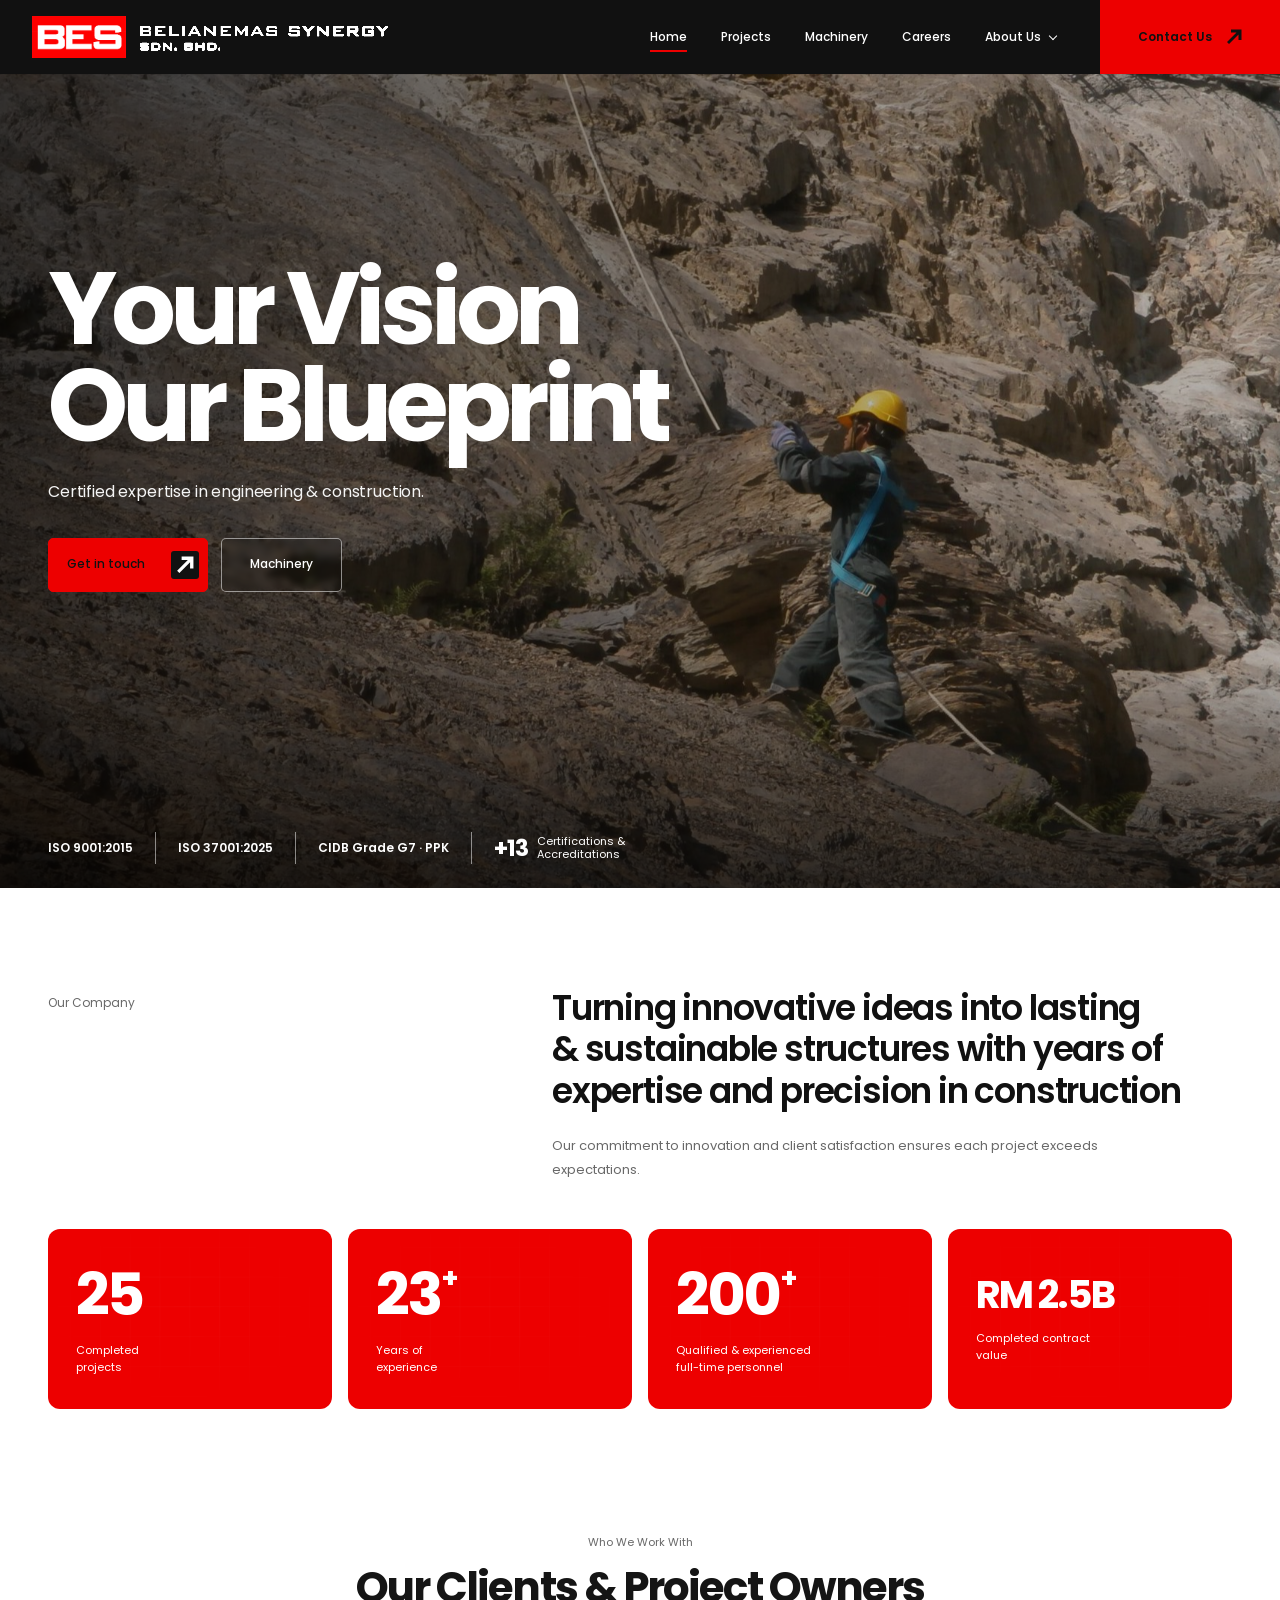
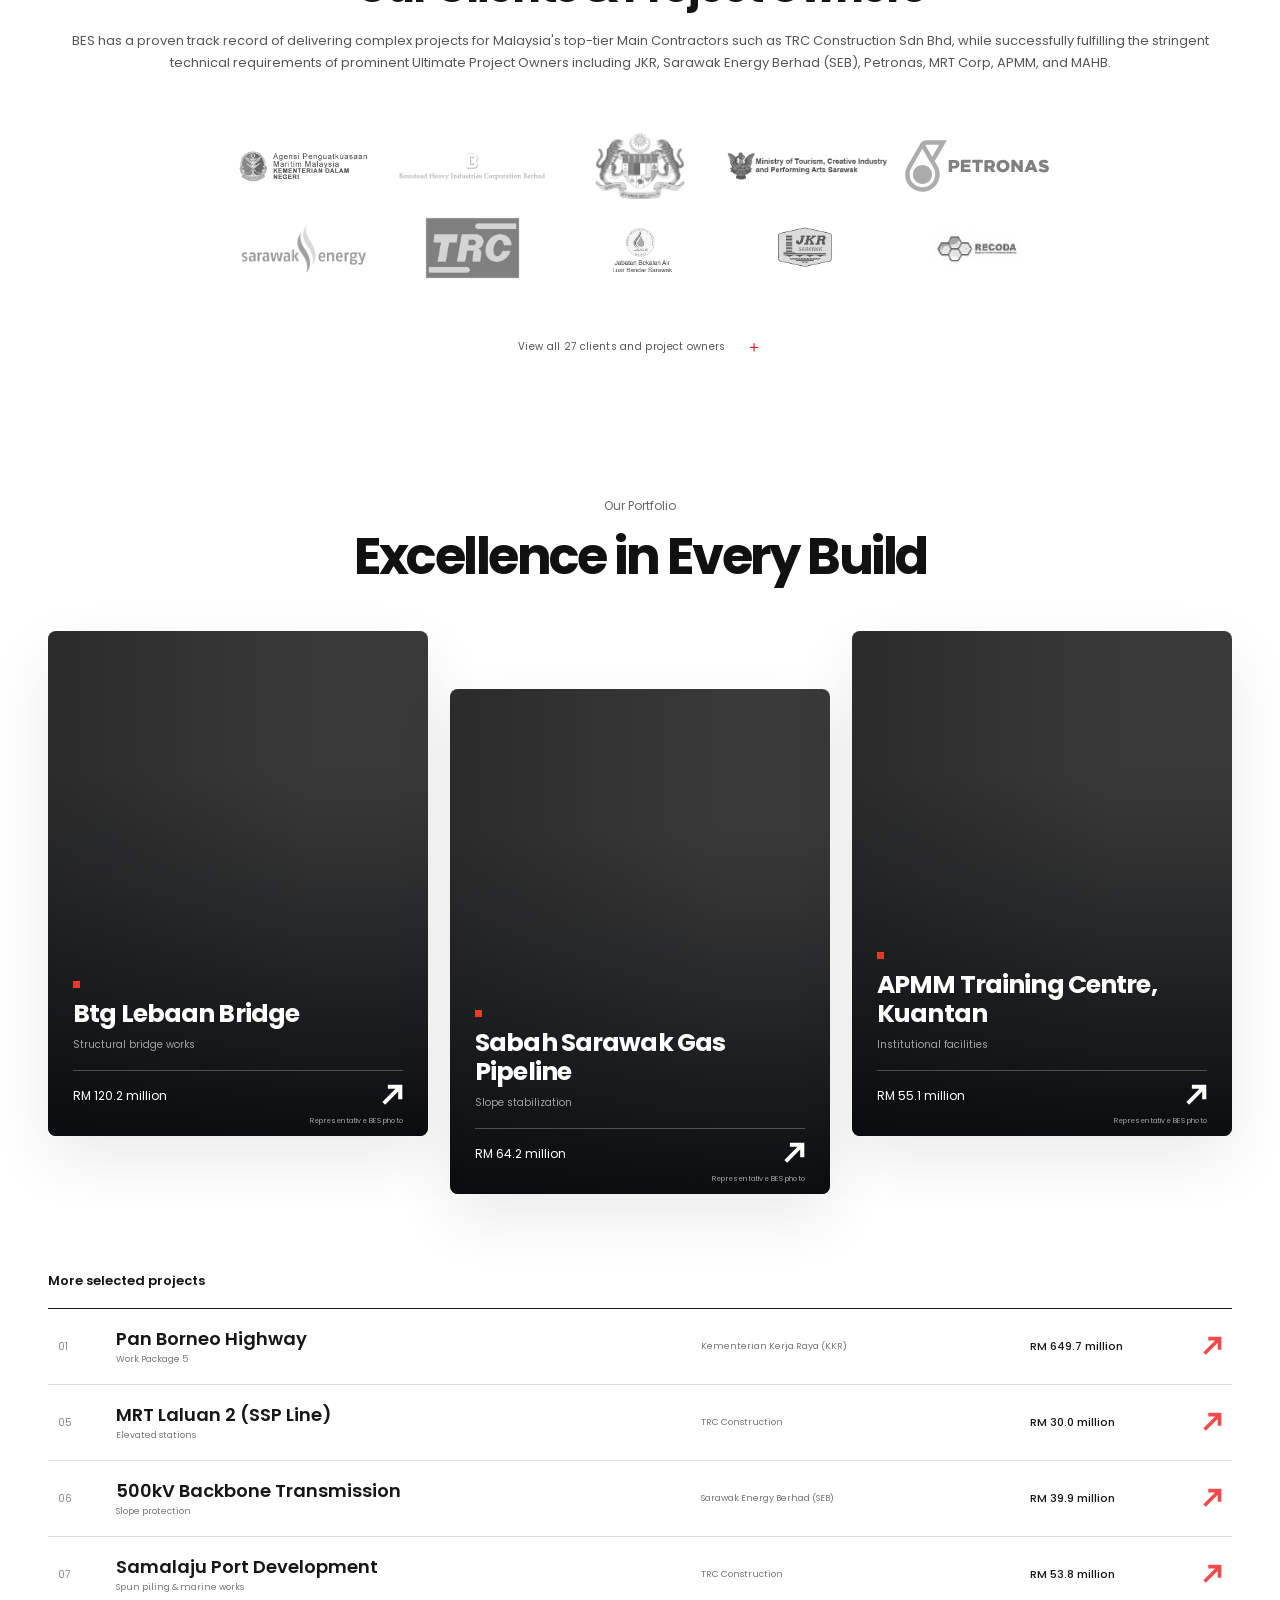
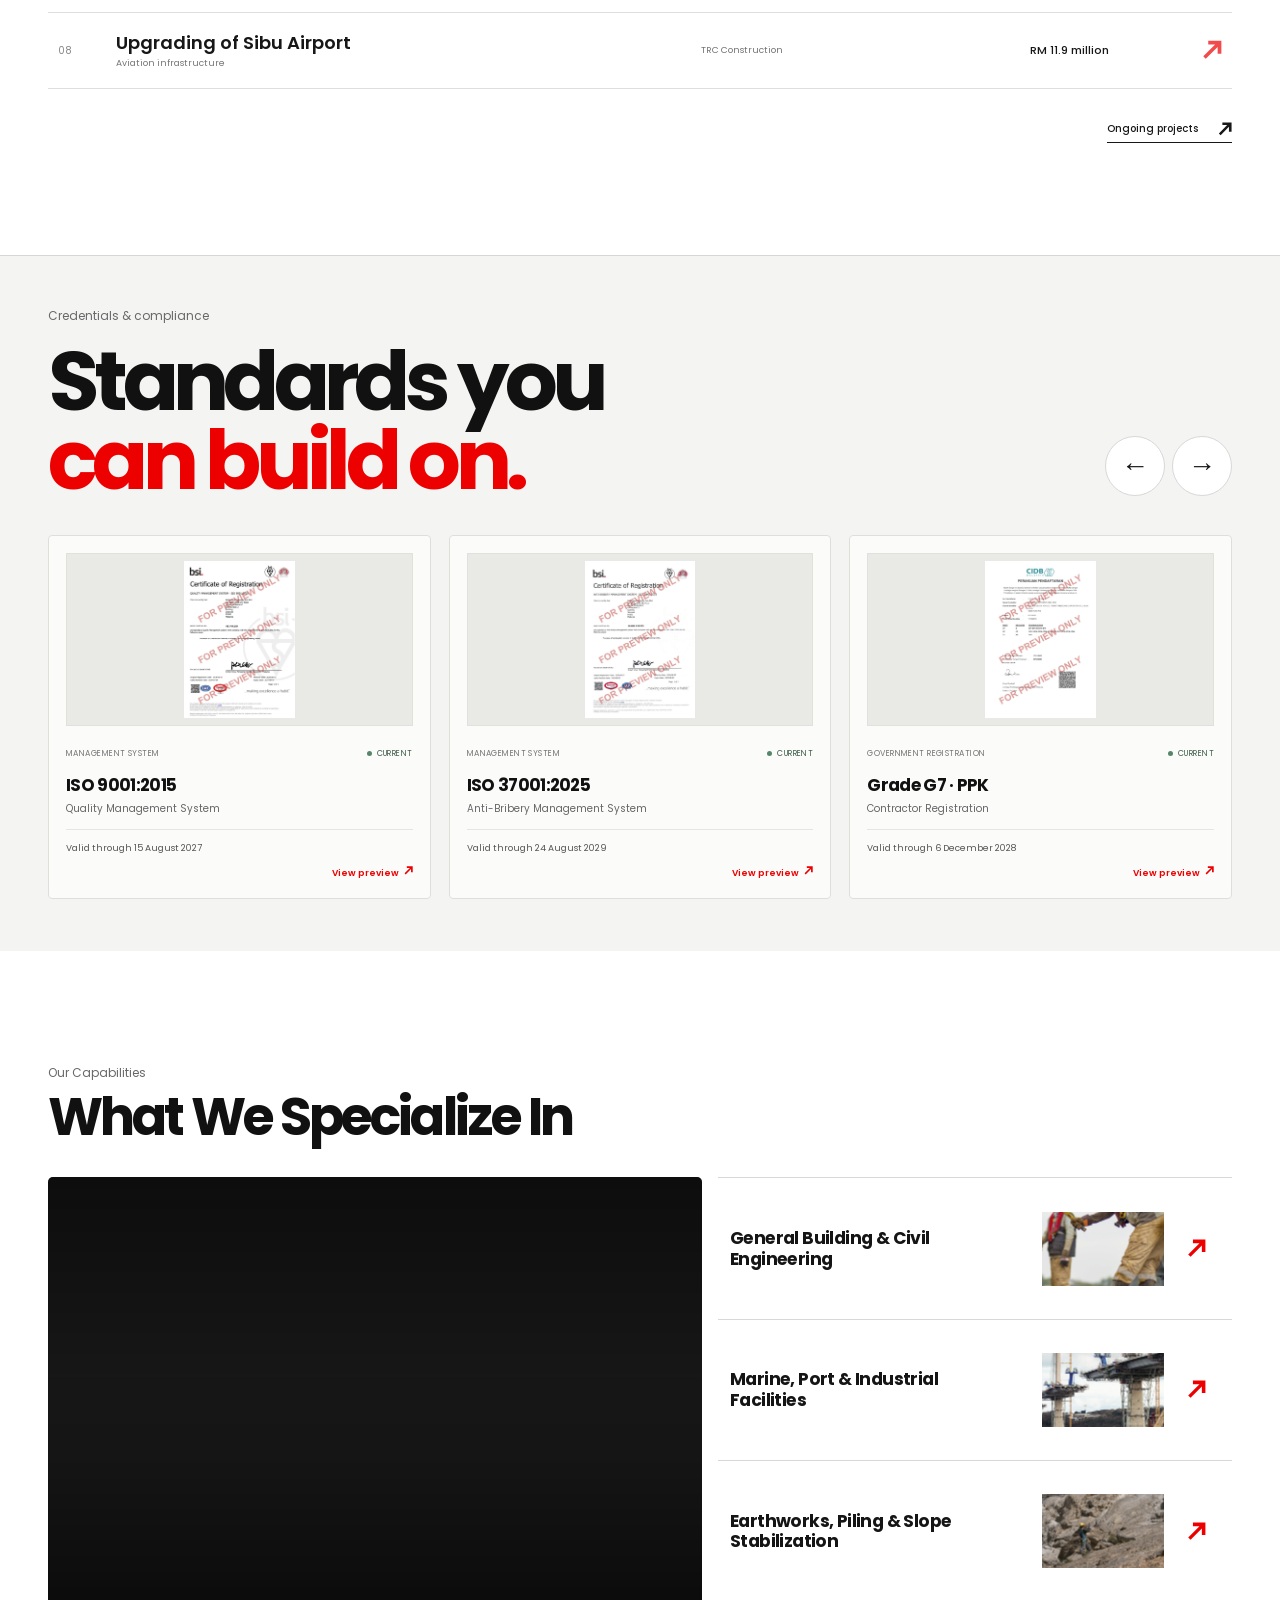
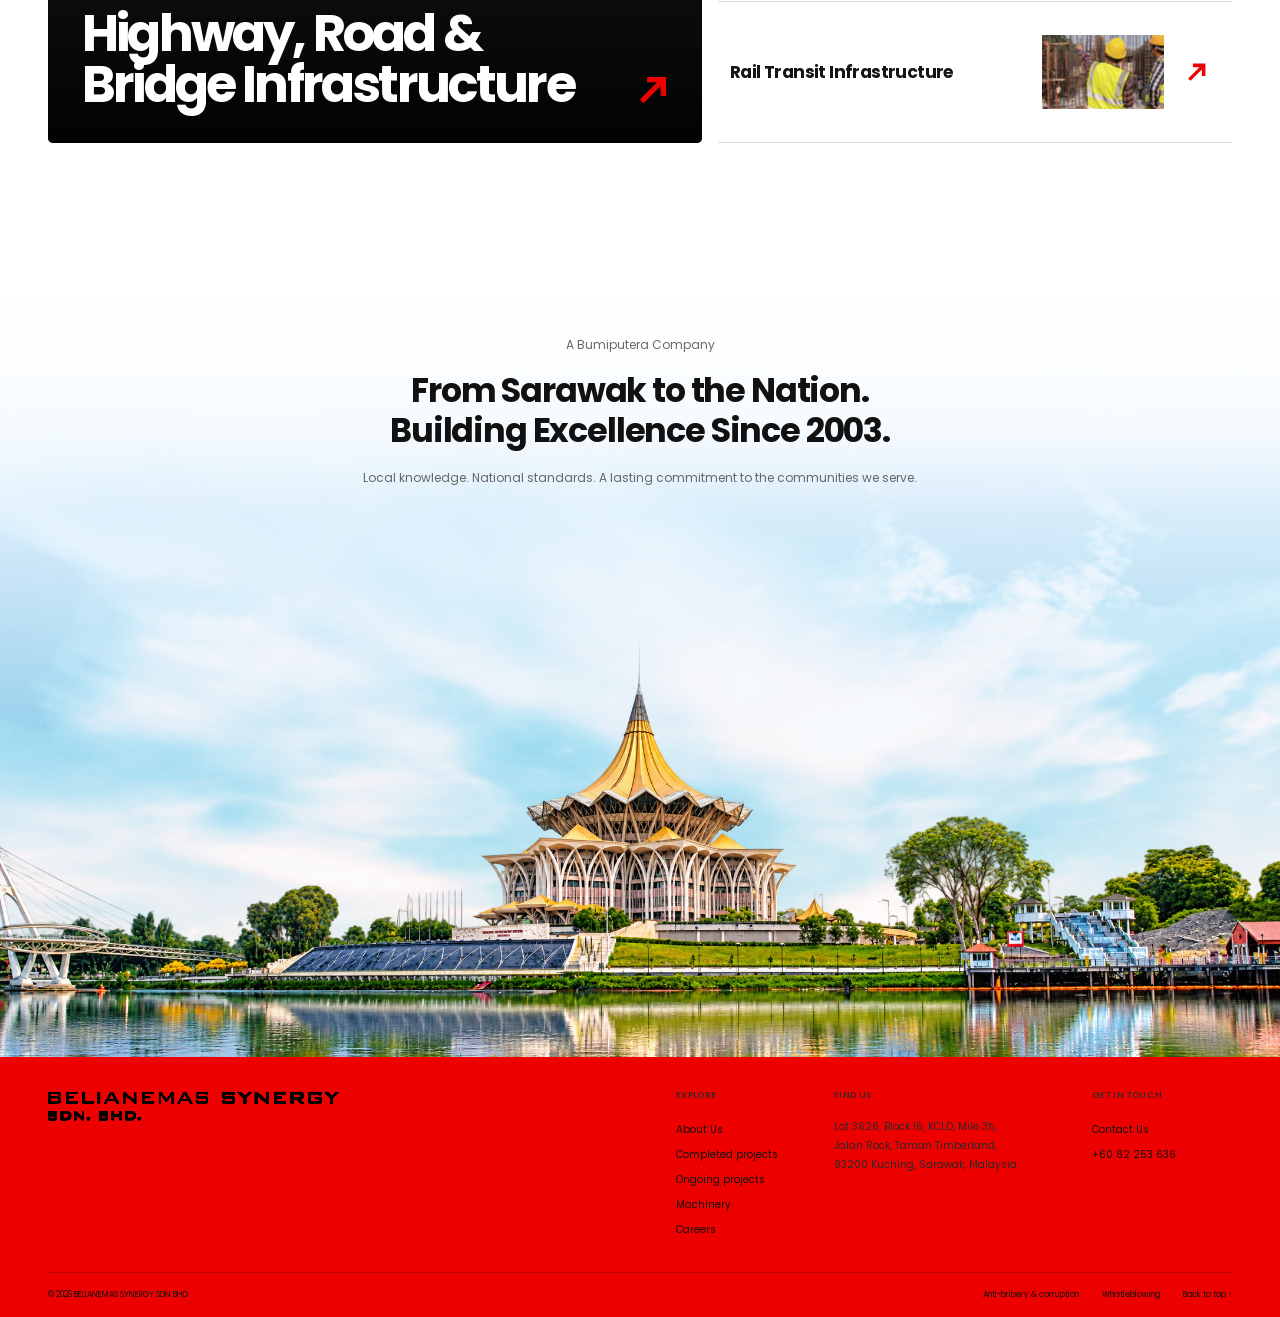
<file: index.html>
<!doctype html>
<html lang="en">
<head>
  <meta charset="utf-8">
  <meta name="viewport" content="width=device-width, initial-scale=1">
  <meta name="theme-color" content="#ed0000">
  <meta name="description" content="Belianemas Synergy Sdn Bhd. Building and civil engineering expertise from Sarawak to the nation since 2003.">
  <title>BELIANEMAS SYNERGY | From Concept to Concrete</title>
  <link rel="icon" href="assets/source-25.jpg">
  <link rel="preload" href="assets/approved/poppins-4.ttf" as="font" type="font/ttf" crossorigin>
  <link rel="stylesheet" href="assets/approved/fonts.css">
  <link rel="stylesheet" href="refined.css">
  <link rel="stylesheet" href="motion.css?v=20261024-lenis">
  <link rel="stylesheet" href="assets/vendor/lenis/lenis.css">
  <script defer src="app.js?v=20261024-lenis"></script>
  <script defer src="assets/vendor/lenis/lenis.min.js"></script>
  <script defer src="smooth-scroll.js?v=20261024"></script>
</head>
<body>
  <a class="skip-link" href="#main">Skip to content</a>
  <header class="site-header">
    <a class="brand" href="./index.html" aria-label="Belianemas Synergy home"><span class="brand-mark" role="img" aria-label="BES"></span><span class="brand-name">BELIANEMAS SYNERGY<span>SDN BHD</span></span></a>
    <nav class="desktop-nav" aria-label="Main navigation"><a class="nav-active" aria-current="page" href="./index.html">Home</a><a href="./ongoing-projects.html">Projects</a><a href="./machinery.html">Machinery</a><a href="./careers.html">Careers</a><div class="nav-dropdown"><a href="./about.html">About Us</a><button class="nav-dropdown-toggle" type="button" aria-label="About Us pages" aria-expanded="false" aria-controls="about-submenu"><span aria-hidden="true">⌄</span></button><div class="nav-dropdown-panel" id="about-submenu"><a href="./about.html">About Us</a><a href="./anti-bribery-and-corruption.html">Anti-Bribery &amp; Corruption</a><a href="./whistleblowing-procedure.html">Whistleblowing Procedure</a></div></div></nav>
    <a class="header-contact" href="./contact.html">Contact Us <svg class="site-arrow" viewBox="0 0 64 64" aria-hidden="true" focusable="false"><path d="M4 52 42 14H20V2H62V44H50V22L12 60Z"/></svg></a>
    <button class="menu-toggle" aria-expanded="false" aria-controls="mobile-menu" aria-label="Open navigation"><span></span><span></span></button>
  </header>
  <nav id="mobile-menu" class="mobile-menu" aria-label="Mobile navigation" hidden><a href="./ongoing-projects.html">Projects</a><a href="./machinery.html">Machinery</a><a href="./careers.html">Careers</a><a href="./about.html">About Us</a><a class="mobile-sub-link" href="./anti-bribery-and-corruption.html">Anti-Bribery &amp; Corruption</a><a class="mobile-sub-link" href="./whistleblowing-procedure.html">Whistleblowing Procedure</a><a href="./contact.html">Contact us <svg class="site-arrow" viewBox="0 0 64 64" aria-hidden="true" focusable="false"><path d="M4 52 42 14H20V2H62V44H50V22L12 60Z"/></svg></a></nav>
  <main id="main"></main>
  <footer class="site-footer">
    <div class="footer-grid"><div><a class="brand footer-brand" href="./index.html"><span class="brand-name">BELIANEMAS SYNERGY<span>SDN BHD</span></span></a></div><div><p class="eyebrow">EXPLORE</p><a href="./about.html">About Us</a><a href="./index.html#projects">Completed projects</a><a href="./ongoing-projects.html">Ongoing projects</a><a href="./machinery.html">Machinery</a><a href="./careers.html">Careers</a></div><div><p class="eyebrow">FIND US</p><p>Lot 3626, Block 16, KCLD, Mile 3½,<br>Jalan Rock, Taman Timberland,<br>93200 Kuching, Sarawak, Malaysia.</p></div><div><p class="eyebrow">GET IN TOUCH</p><a href="./contact.html">Contact Us</a><a href="tel:+6082253636">+60 82 253 636</a></div></div>
    <div class="footer-bottom"><p>© 2026 BELIANEMAS SYNERGY SDN BHD</p><div><a href="./anti-bribery-and-corruption.html">Anti-bribery & corruption</a><a href="./whistleblowing-procedure.html">Whistleblowing</a><a href="#top" class="back-top" aria-label="Back to top">Back to top ↑</a></div></div>
  </footer>
  <dialog id="detail-dialog"><button class="dialog-close" aria-label="Close details">✕</button><div id="dialog-content"></div></dialog>
</body>
</html>
</file>
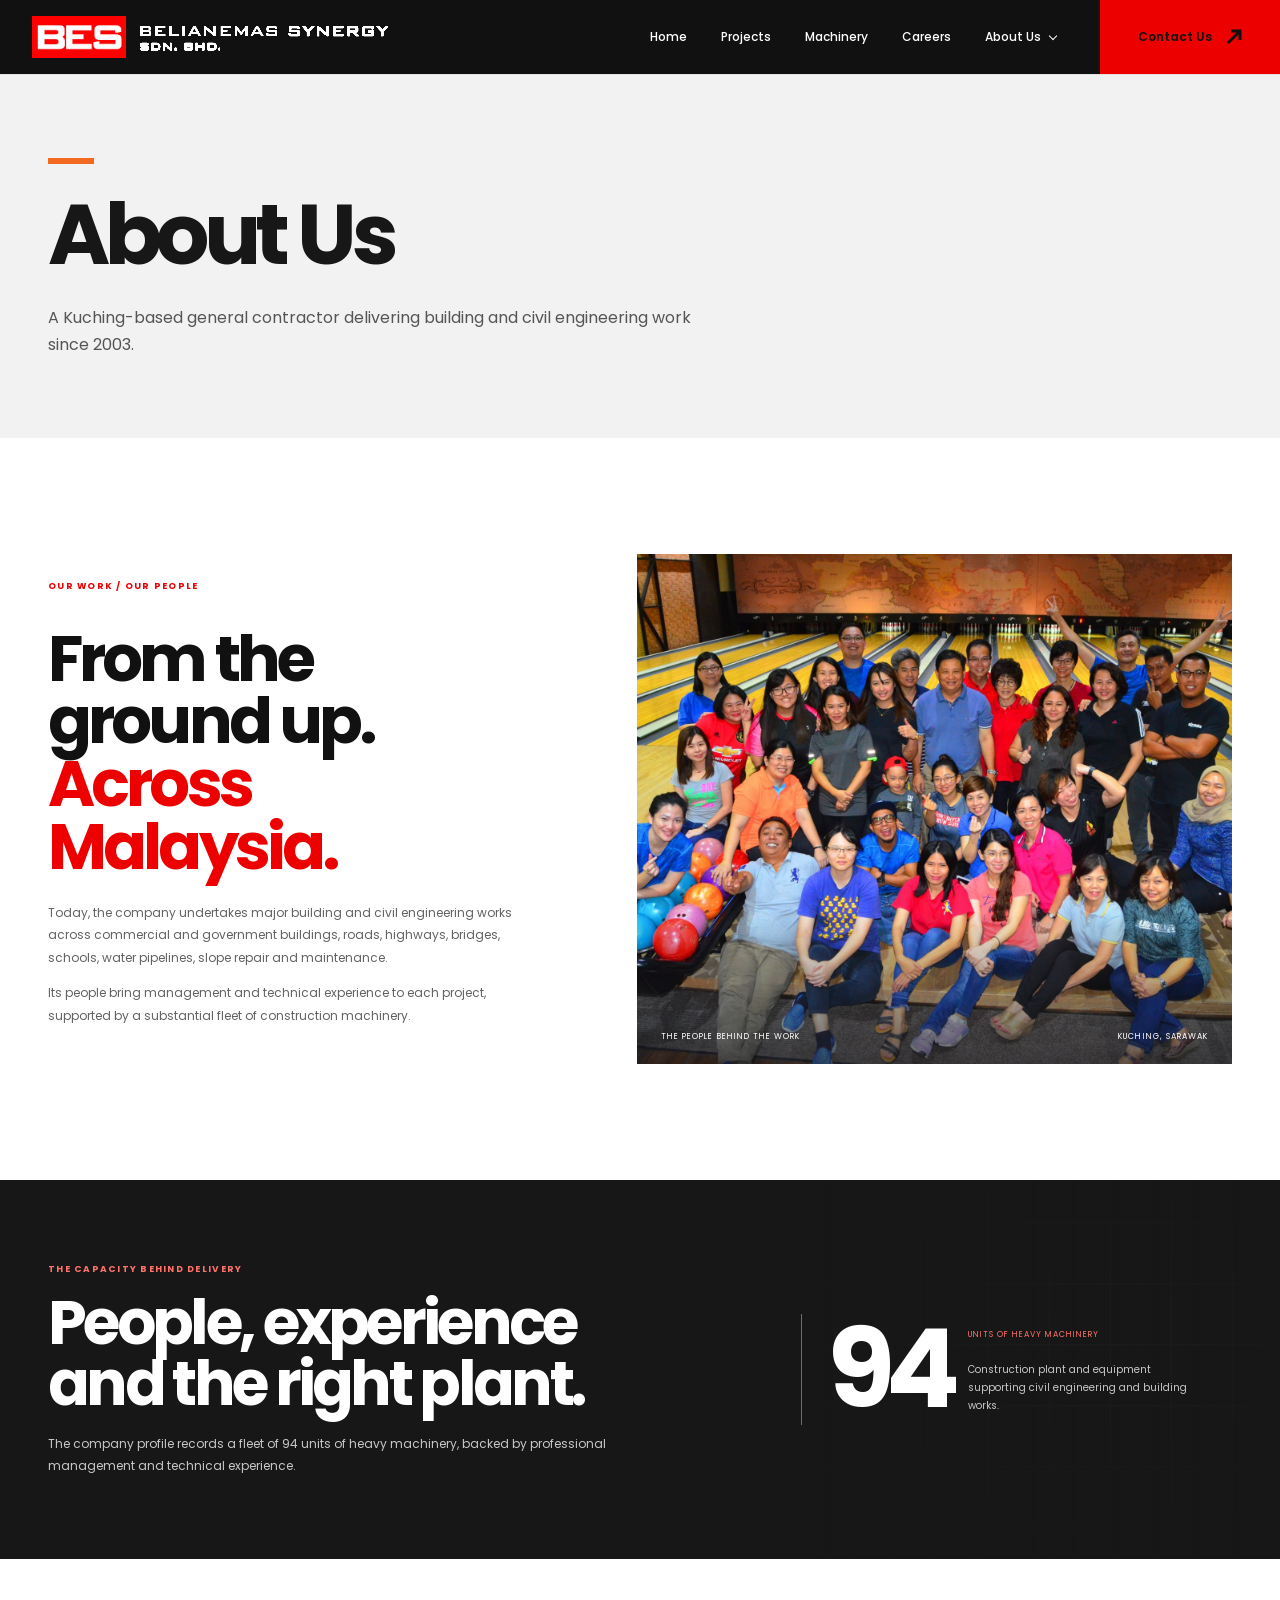
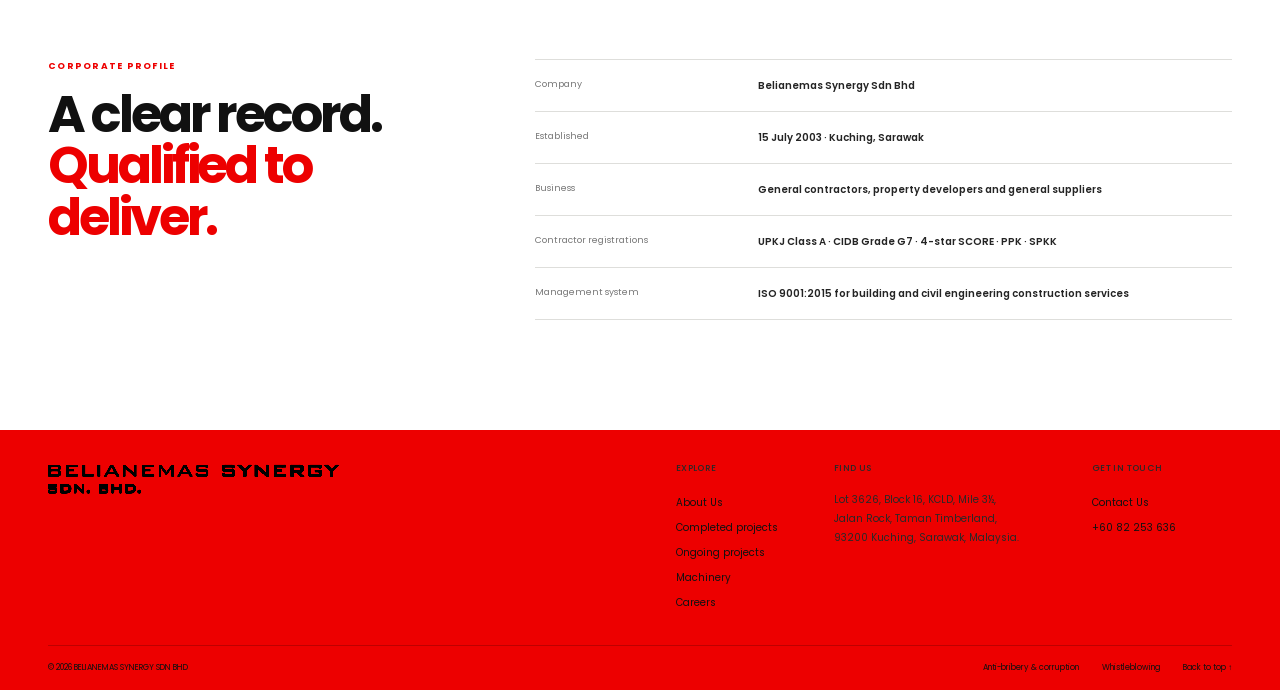
<file: about.html>
<!doctype html>
<html lang="en">
<head>
  <meta charset="utf-8">
  <meta name="viewport" content="width=device-width, initial-scale=1">
  <meta name="theme-color" content="#ed0000">
  <meta name="description" content="Belianemas Synergy Sdn Bhd. Building and civil engineering expertise from Sarawak to the nation since 2003.">
  <title>BELIANEMAS SYNERGY | From Concept to Concrete</title>
  <link rel="icon" href="assets/source-25.jpg">
  <link rel="preload" href="assets/approved/poppins-4.ttf" as="font" type="font/ttf" crossorigin>
  <link rel="stylesheet" href="assets/approved/fonts.css">
  <link rel="stylesheet" href="refined.css">
  <link rel="stylesheet" href="motion.css?v=20261024-lenis">
  <link rel="stylesheet" href="assets/vendor/lenis/lenis.css">
  <script defer src="app.js?v=20261024-lenis"></script>
  <script defer src="assets/vendor/lenis/lenis.min.js"></script>
  <script defer src="smooth-scroll.js?v=20261024"></script>
</head>
<body>
  <a class="skip-link" href="#main">Skip to content</a>
  <header class="site-header">
    <a class="brand" href="./index.html" aria-label="Belianemas Synergy home"><span class="brand-mark" role="img" aria-label="BES"></span><span class="brand-name">BELIANEMAS SYNERGY<span>SDN BHD</span></span></a>
    <nav class="desktop-nav" aria-label="Main navigation"><a href="./index.html">Home</a><a href="./ongoing-projects.html">Projects</a><a href="./machinery.html">Machinery</a><a href="./careers.html">Careers</a><div class="nav-dropdown"><a aria-current="page" href="./about.html">About Us</a><button class="nav-dropdown-toggle" type="button" aria-label="About Us pages" aria-expanded="false" aria-controls="about-submenu"><span aria-hidden="true">⌄</span></button><div class="nav-dropdown-panel" id="about-submenu"><a href="./about.html">About Us</a><a href="./anti-bribery-and-corruption.html">Anti-Bribery &amp; Corruption</a><a href="./whistleblowing-procedure.html">Whistleblowing Procedure</a></div></div></nav>
    <a class="header-contact" href="./contact.html">Contact Us <svg class="site-arrow" viewBox="0 0 64 64" aria-hidden="true" focusable="false"><path d="M4 52 42 14H20V2H62V44H50V22L12 60Z"/></svg></a>
    <button class="menu-toggle" aria-expanded="false" aria-controls="mobile-menu" aria-label="Open navigation"><span></span><span></span></button>
  </header>
  <nav id="mobile-menu" class="mobile-menu" aria-label="Mobile navigation" hidden><a href="./ongoing-projects.html">Projects</a><a href="./machinery.html">Machinery</a><a href="./careers.html">Careers</a><a href="./about.html">About Us</a><a class="mobile-sub-link" href="./anti-bribery-and-corruption.html">Anti-Bribery &amp; Corruption</a><a class="mobile-sub-link" href="./whistleblowing-procedure.html">Whistleblowing Procedure</a><a href="./contact.html">Contact us <svg class="site-arrow" viewBox="0 0 64 64" aria-hidden="true" focusable="false"><path d="M4 52 42 14H20V2H62V44H50V22L12 60Z"/></svg></a></nav>
  <main id="main"></main>
  <footer class="site-footer">
    <div class="footer-grid"><div><a class="brand footer-brand" href="./index.html"><span class="brand-name">BELIANEMAS SYNERGY<span>SDN BHD</span></span></a></div><div><p class="eyebrow">EXPLORE</p><a href="./about.html">About Us</a><a href="./index.html#projects">Completed projects</a><a href="./ongoing-projects.html">Ongoing projects</a><a href="./machinery.html">Machinery</a><a href="./careers.html">Careers</a></div><div><p class="eyebrow">FIND US</p><p>Lot 3626, Block 16, KCLD, Mile 3½,<br>Jalan Rock, Taman Timberland,<br>93200 Kuching, Sarawak, Malaysia.</p></div><div><p class="eyebrow">GET IN TOUCH</p><a href="./contact.html">Contact Us</a><a href="tel:+6082253636">+60 82 253 636</a></div></div>
    <div class="footer-bottom"><p>© 2026 BELIANEMAS SYNERGY SDN BHD</p><div><a href="./anti-bribery-and-corruption.html">Anti-bribery & corruption</a><a href="./whistleblowing-procedure.html">Whistleblowing</a><a href="#top" class="back-top" aria-label="Back to top">Back to top ↑</a></div></div>
  </footer>
  <dialog id="detail-dialog"><button class="dialog-close" aria-label="Close details">✕</button><div id="dialog-content"></div></dialog>
</body>
</html>
</file>
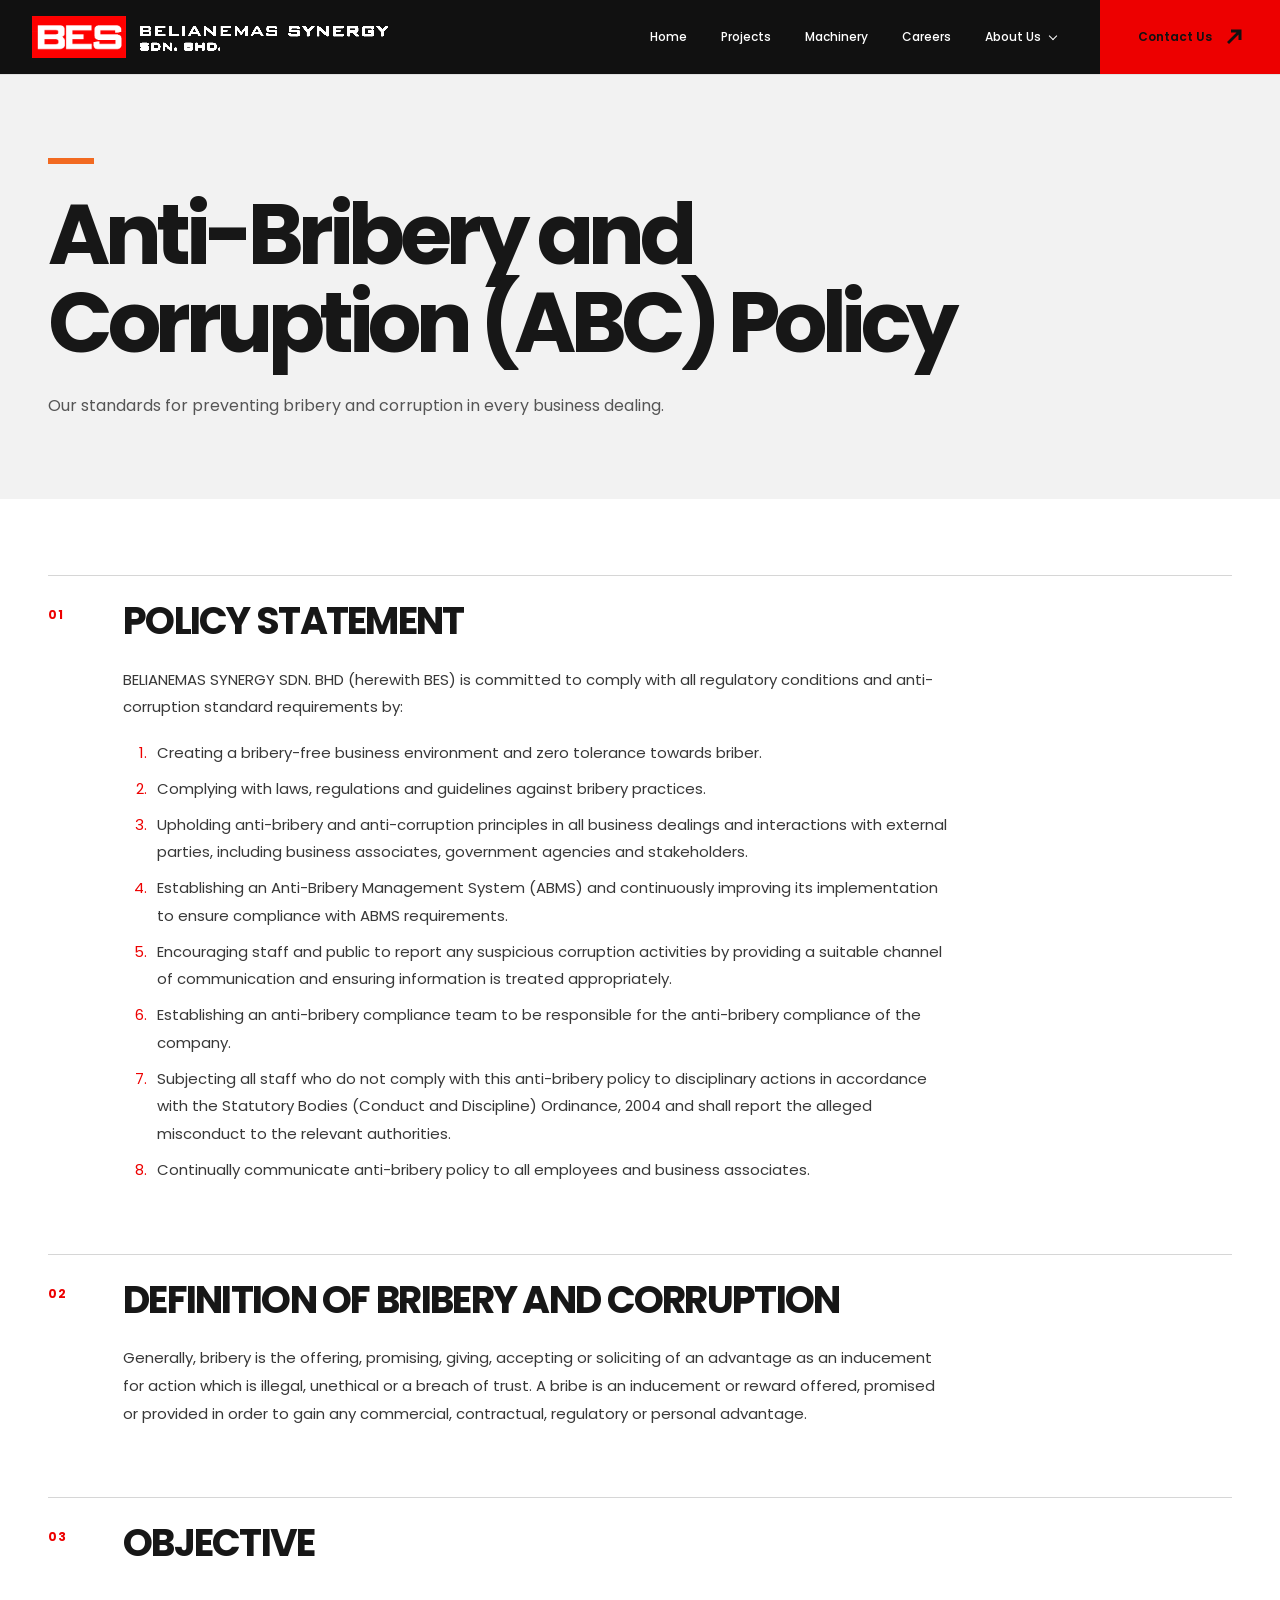
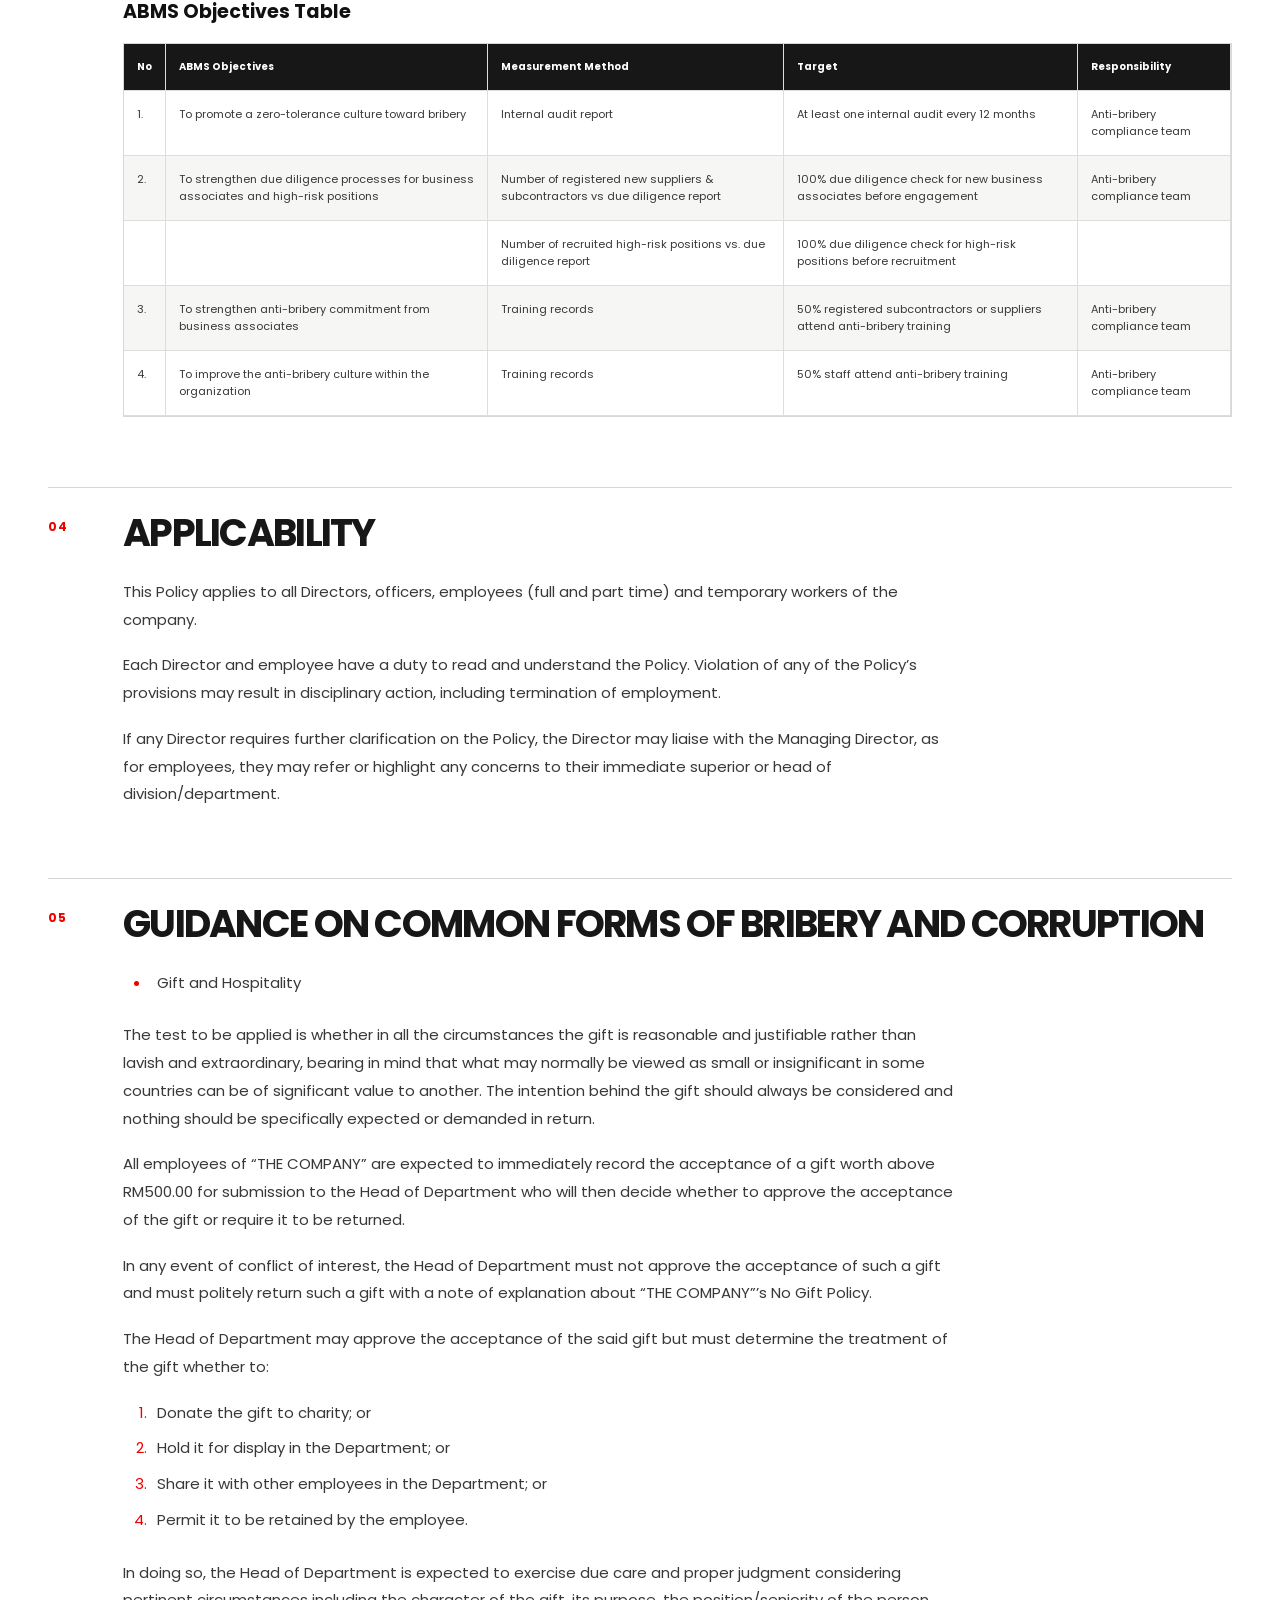
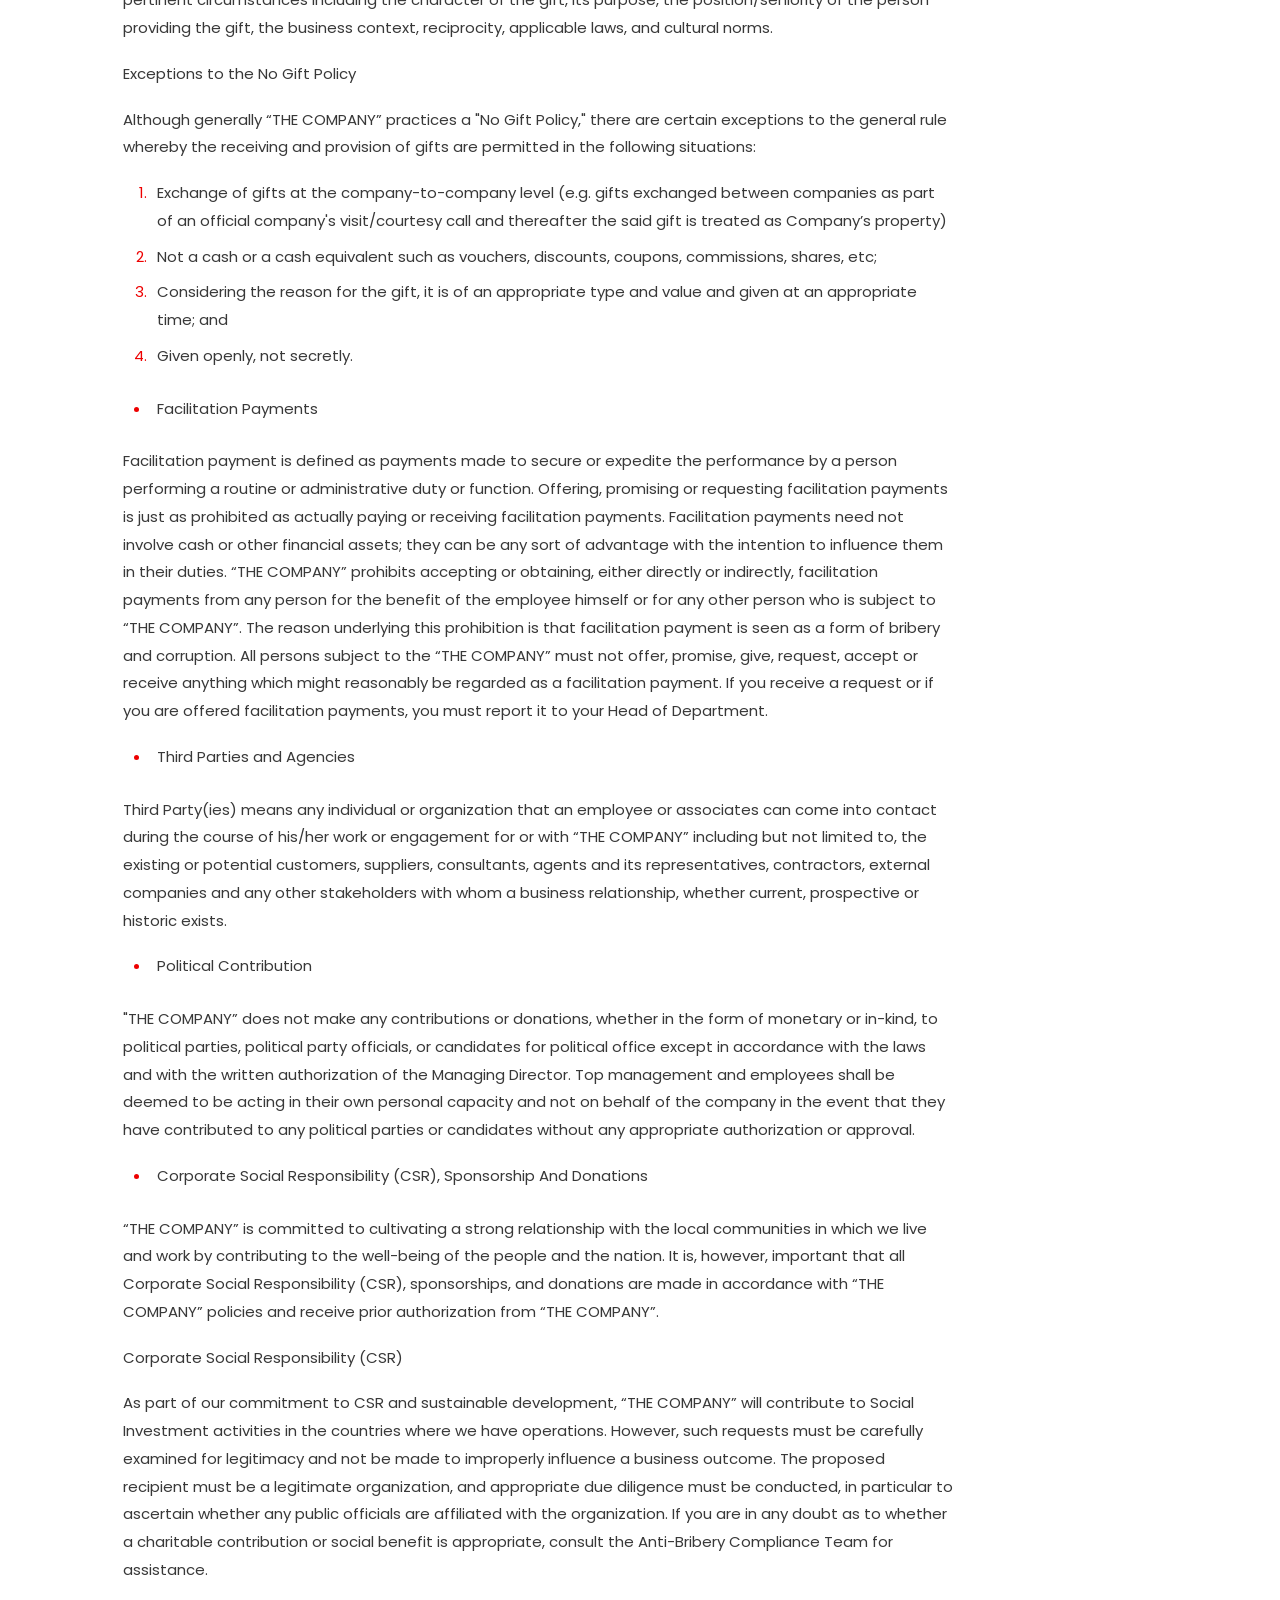
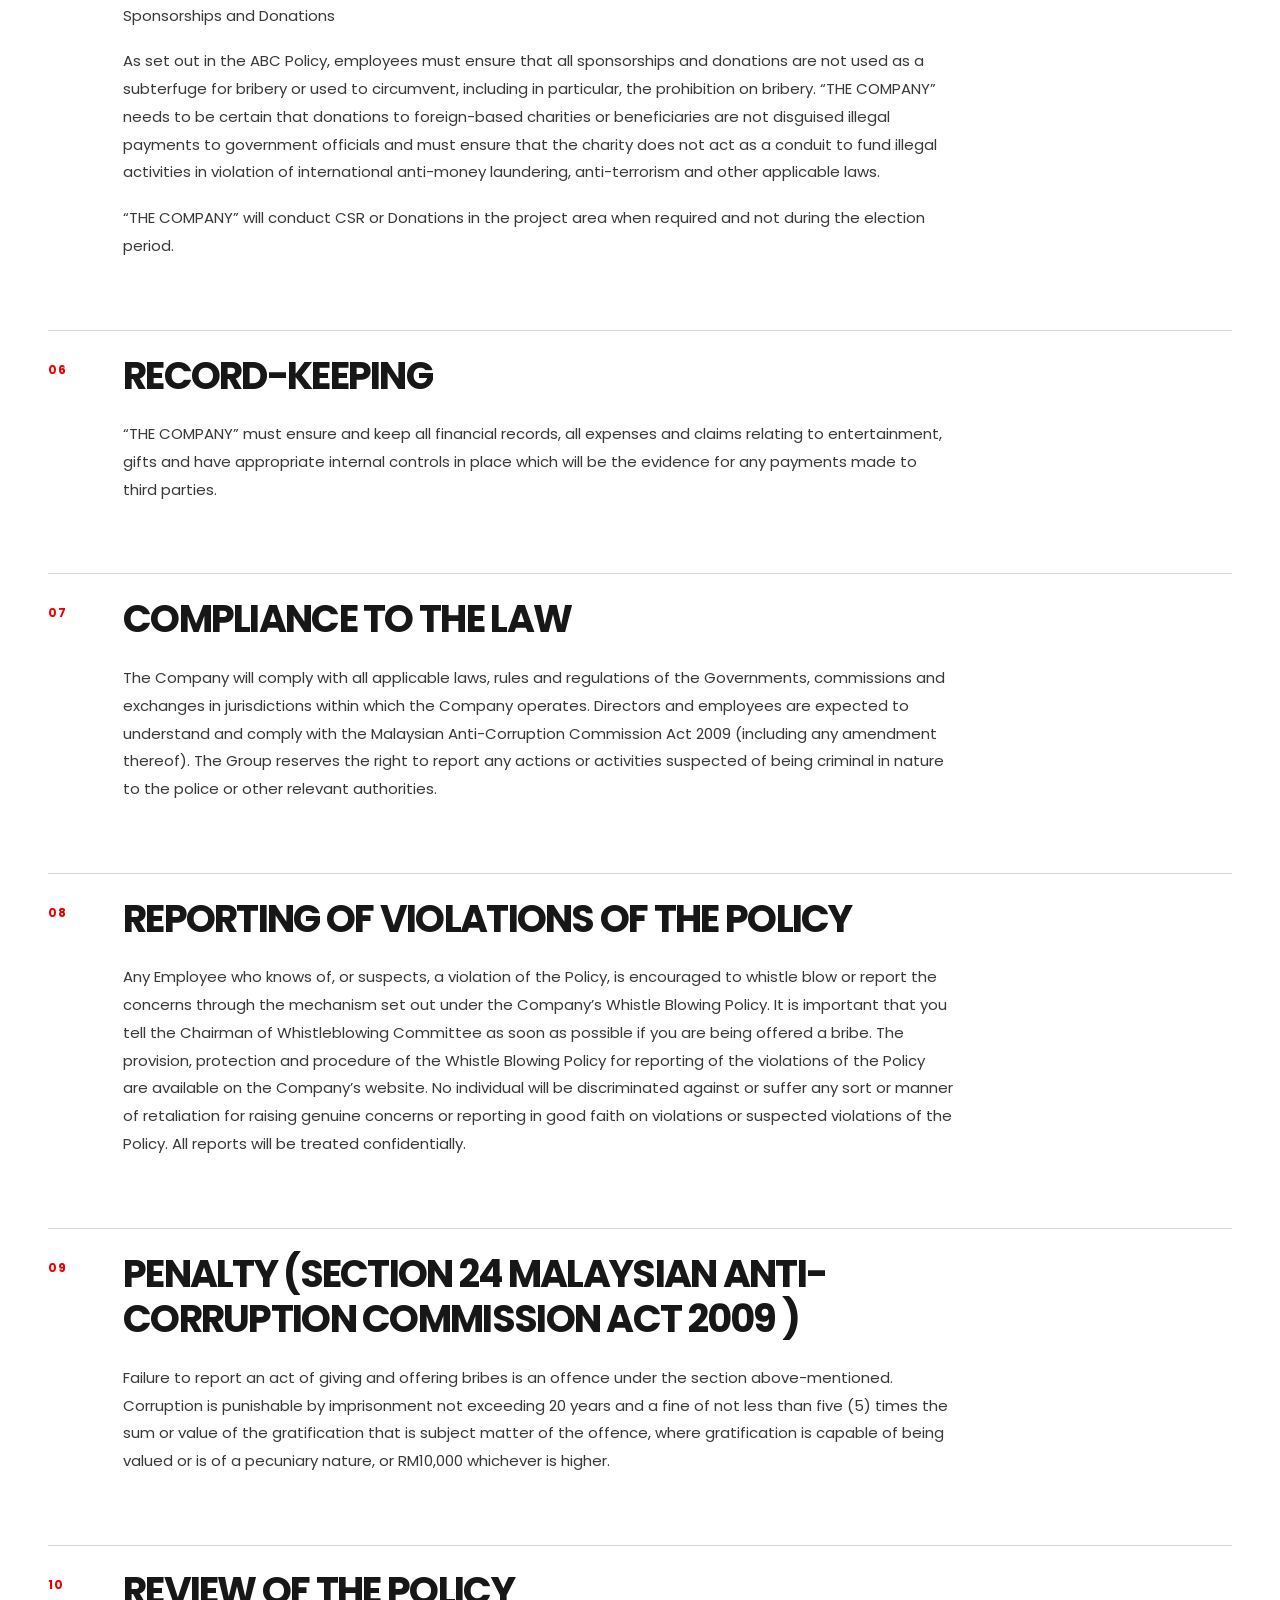
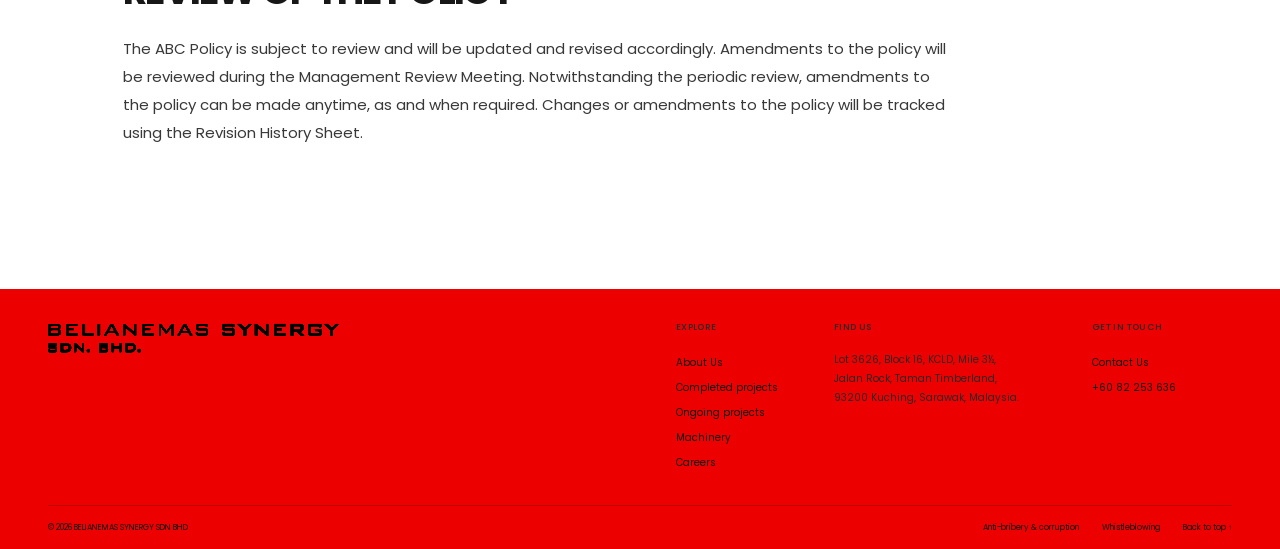
<file: anti-bribery-and-corruption.html>
<!doctype html>
<html lang="en">
<head>
  <meta charset="utf-8">
  <meta name="viewport" content="width=device-width, initial-scale=1">
  <meta name="theme-color" content="#ed0000">
  <meta name="description" content="Belianemas Synergy Sdn Bhd. Building and civil engineering expertise from Sarawak to the nation since 2003.">
  <title>BELIANEMAS SYNERGY | From Concept to Concrete</title>
  <link rel="icon" href="assets/source-25.jpg">
  <link rel="preload" href="assets/approved/poppins-4.ttf" as="font" type="font/ttf" crossorigin>
  <link rel="stylesheet" href="assets/approved/fonts.css">
  <link rel="stylesheet" href="refined.css">
  <link rel="stylesheet" href="motion.css?v=20261024-lenis">
  <link rel="stylesheet" href="assets/vendor/lenis/lenis.css">
  <script defer src="policy-content.js"></script><script defer src="app.js?v=20261024-lenis"></script>
  <script defer src="assets/vendor/lenis/lenis.min.js"></script>
  <script defer src="smooth-scroll.js?v=20261024"></script>
</head>
<body>
  <a class="skip-link" href="#main">Skip to content</a>
  <header class="site-header">
    <a class="brand" href="./index.html" aria-label="Belianemas Synergy home"><span class="brand-mark" role="img" aria-label="BES"></span><span class="brand-name">BELIANEMAS SYNERGY<span>SDN BHD</span></span></a>
    <nav class="desktop-nav" aria-label="Main navigation"><a href="./index.html">Home</a><a href="./ongoing-projects.html">Projects</a><a href="./machinery.html">Machinery</a><a href="./careers.html">Careers</a><div class="nav-dropdown"><a href="./about.html">About Us</a><button class="nav-dropdown-toggle" type="button" aria-label="About Us pages" aria-expanded="false" aria-controls="about-submenu"><span aria-hidden="true">⌄</span></button><div class="nav-dropdown-panel" id="about-submenu"><a href="./about.html">About Us</a><a aria-current="page" href="./anti-bribery-and-corruption.html">Anti-Bribery &amp; Corruption</a><a href="./whistleblowing-procedure.html">Whistleblowing Procedure</a></div></div></nav>
    <a class="header-contact" href="./contact.html">Contact Us <svg class="site-arrow" viewBox="0 0 64 64" aria-hidden="true" focusable="false"><path d="M4 52 42 14H20V2H62V44H50V22L12 60Z"/></svg></a>
    <button class="menu-toggle" aria-expanded="false" aria-controls="mobile-menu" aria-label="Open navigation"><span></span><span></span></button>
  </header>
  <nav id="mobile-menu" class="mobile-menu" aria-label="Mobile navigation" hidden><a href="./ongoing-projects.html">Projects</a><a href="./machinery.html">Machinery</a><a href="./careers.html">Careers</a><a href="./about.html">About Us</a><a class="mobile-sub-link" href="./anti-bribery-and-corruption.html">Anti-Bribery &amp; Corruption</a><a class="mobile-sub-link" href="./whistleblowing-procedure.html">Whistleblowing Procedure</a><a href="./contact.html">Contact us <svg class="site-arrow" viewBox="0 0 64 64" aria-hidden="true" focusable="false"><path d="M4 52 42 14H20V2H62V44H50V22L12 60Z"/></svg></a></nav>
  <main id="main"></main>
  <footer class="site-footer">
    <div class="footer-grid"><div><a class="brand footer-brand" href="./index.html"><span class="brand-name">BELIANEMAS SYNERGY<span>SDN BHD</span></span></a></div><div><p class="eyebrow">EXPLORE</p><a href="./about.html">About Us</a><a href="./index.html#projects">Completed projects</a><a href="./ongoing-projects.html">Ongoing projects</a><a href="./machinery.html">Machinery</a><a href="./careers.html">Careers</a></div><div><p class="eyebrow">FIND US</p><p>Lot 3626, Block 16, KCLD, Mile 3½,<br>Jalan Rock, Taman Timberland,<br>93200 Kuching, Sarawak, Malaysia.</p></div><div><p class="eyebrow">GET IN TOUCH</p><a href="./contact.html">Contact Us</a><a href="tel:+6082253636">+60 82 253 636</a></div></div>
    <div class="footer-bottom"><p>© 2026 BELIANEMAS SYNERGY SDN BHD</p><div><a href="./anti-bribery-and-corruption.html">Anti-bribery & corruption</a><a href="./whistleblowing-procedure.html">Whistleblowing</a><a href="#top" class="back-top" aria-label="Back to top">Back to top ↑</a></div></div>
  </footer>
  <dialog id="detail-dialog"><button class="dialog-close" aria-label="Close details">✕</button><div id="dialog-content"></div></dialog>
</body>
</html>
</file>
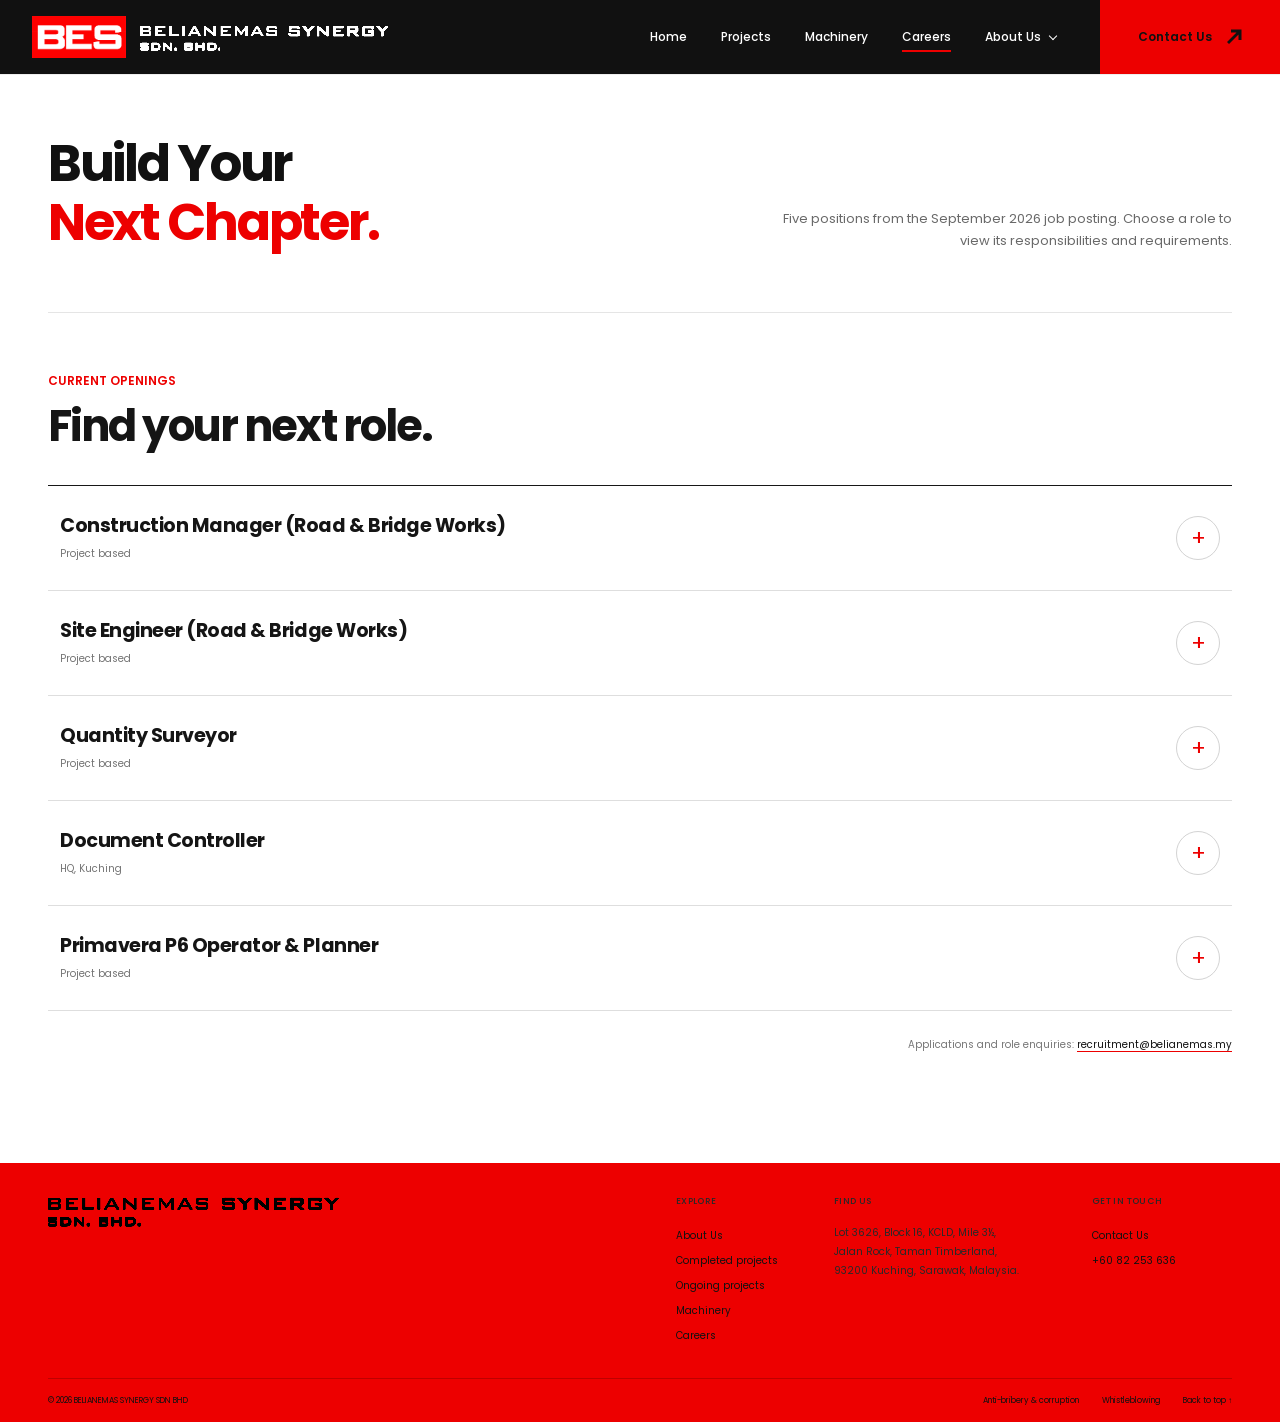
<file: careers.html>
<!doctype html>
<html lang="en">
<head>
  <meta charset="utf-8">
  <meta name="viewport" content="width=device-width, initial-scale=1">
  <meta name="theme-color" content="#ed0000">
  <meta name="description" content="Belianemas Synergy Sdn Bhd. Building and civil engineering expertise from Sarawak to the nation since 2003.">
  <title>BELIANEMAS SYNERGY | From Concept to Concrete</title>
  <link rel="icon" href="assets/source-25.jpg">
  <link rel="preload" href="assets/approved/poppins-4.ttf" as="font" type="font/ttf" crossorigin>
  <link rel="stylesheet" href="assets/approved/fonts.css">
  <link rel="stylesheet" href="refined.css">
  <link rel="stylesheet" href="motion.css?v=20261024-lenis">
  <link rel="stylesheet" href="assets/vendor/lenis/lenis.css">
  <script defer src="app.js?v=20261024-lenis"></script>
  <script defer src="assets/vendor/lenis/lenis.min.js"></script>
  <script defer src="smooth-scroll.js?v=20261024"></script>
</head>
<body>
  <a class="skip-link" href="#main">Skip to content</a>
  <header class="site-header">
    <a class="brand" href="./index.html" aria-label="Belianemas Synergy home"><span class="brand-mark" role="img" aria-label="BES"></span><span class="brand-name">BELIANEMAS SYNERGY<span>SDN BHD</span></span></a>
    <nav class="desktop-nav" aria-label="Main navigation"><a href="./index.html">Home</a><a href="./ongoing-projects.html">Projects</a><a href="./machinery.html">Machinery</a><a class="nav-active" aria-current="page" href="./careers.html">Careers</a><div class="nav-dropdown"><a href="./about.html">About Us</a><button class="nav-dropdown-toggle" type="button" aria-label="About Us pages" aria-expanded="false" aria-controls="about-submenu"><span aria-hidden="true">⌄</span></button><div class="nav-dropdown-panel" id="about-submenu"><a href="./about.html">About Us</a><a href="./anti-bribery-and-corruption.html">Anti-Bribery &amp; Corruption</a><a href="./whistleblowing-procedure.html">Whistleblowing Procedure</a></div></div></nav>
    <a class="header-contact" href="./contact.html">Contact Us <svg class="site-arrow" viewBox="0 0 64 64" aria-hidden="true" focusable="false"><path d="M4 52 42 14H20V2H62V44H50V22L12 60Z"/></svg></a>
    <button class="menu-toggle" aria-expanded="false" aria-controls="mobile-menu" aria-label="Open navigation"><span></span><span></span></button>
  </header>
  <nav id="mobile-menu" class="mobile-menu" aria-label="Mobile navigation" hidden><a href="./ongoing-projects.html">Projects</a><a href="./machinery.html">Machinery</a><a href="./careers.html">Careers</a><a href="./about.html">About Us</a><a class="mobile-sub-link" href="./anti-bribery-and-corruption.html">Anti-Bribery &amp; Corruption</a><a class="mobile-sub-link" href="./whistleblowing-procedure.html">Whistleblowing Procedure</a><a href="./contact.html">Contact us <svg class="site-arrow" viewBox="0 0 64 64" aria-hidden="true" focusable="false"><path d="M4 52 42 14H20V2H62V44H50V22L12 60Z"/></svg></a></nav>
  <main id="main"></main>
  <footer class="site-footer">
    <div class="footer-grid"><div><a class="brand footer-brand" href="./index.html"><span class="brand-name">BELIANEMAS SYNERGY<span>SDN BHD</span></span></a></div><div><p class="eyebrow">EXPLORE</p><a href="./about.html">About Us</a><a href="./index.html#projects">Completed projects</a><a href="./ongoing-projects.html">Ongoing projects</a><a href="./machinery.html">Machinery</a><a href="./careers.html">Careers</a></div><div><p class="eyebrow">FIND US</p><p>Lot 3626, Block 16, KCLD, Mile 3½,<br>Jalan Rock, Taman Timberland,<br>93200 Kuching, Sarawak, Malaysia.</p></div><div><p class="eyebrow">GET IN TOUCH</p><a href="./contact.html">Contact Us</a><a href="tel:+6082253636">+60 82 253 636</a></div></div>
    <div class="footer-bottom"><p>© 2026 BELIANEMAS SYNERGY SDN BHD</p><div><a href="./anti-bribery-and-corruption.html">Anti-bribery & corruption</a><a href="./whistleblowing-procedure.html">Whistleblowing</a><a href="#top" class="back-top" aria-label="Back to top">Back to top ↑</a></div></div>
  </footer>
  <dialog id="detail-dialog"><button class="dialog-close" aria-label="Close details">✕</button><div id="dialog-content"></div></dialog>
</body>
</html>
</file>
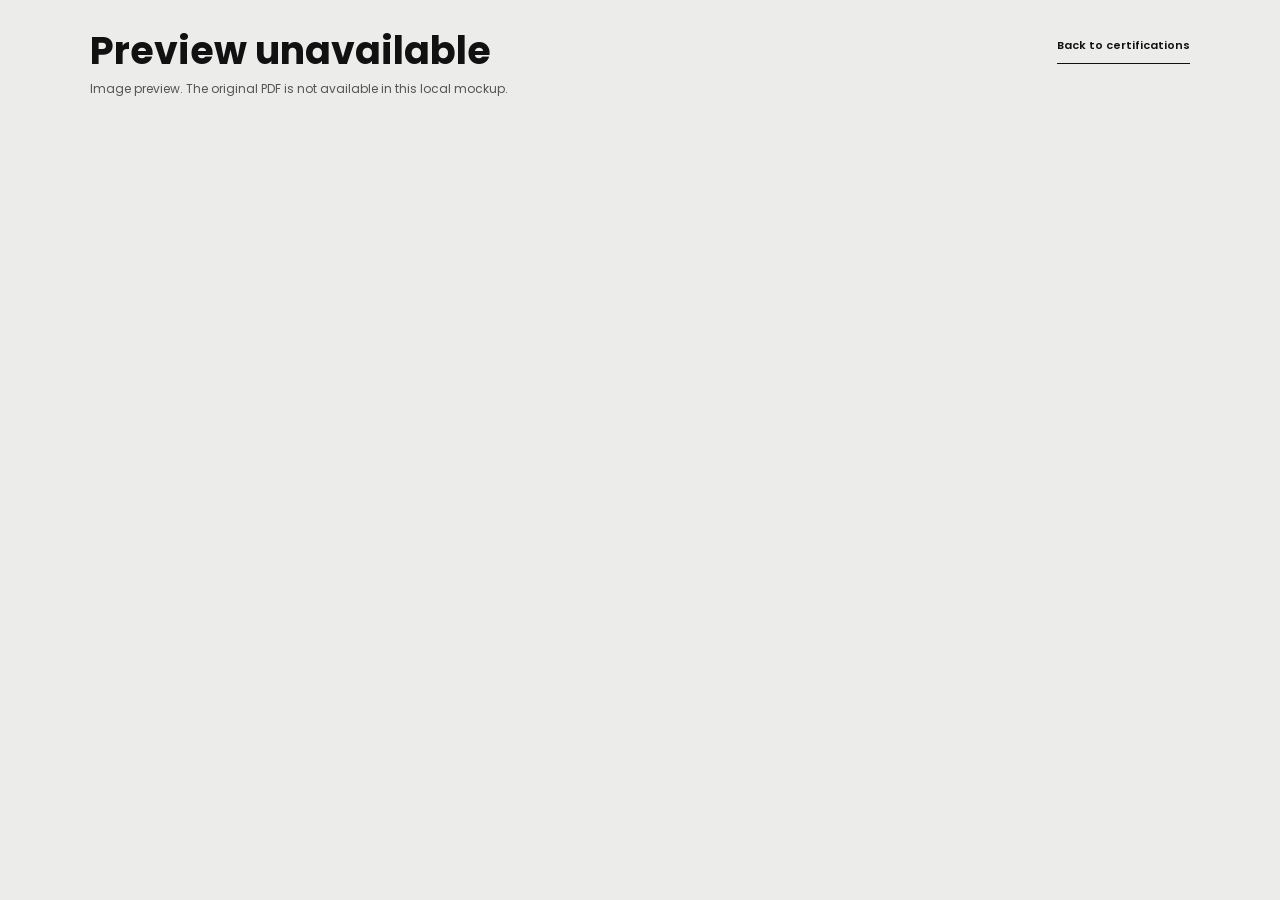
<file: certificate-preview.html>
<!doctype html>
<html lang="en">
<head>
  <meta charset="utf-8">
  <meta name="viewport" content="width=device-width, initial-scale=1">
  <meta name="robots" content="noindex">
  <title>Certificate Preview | BELIANEMAS SYNERGY</title>
  <link rel="stylesheet" href="assets/approved/fonts.css">
  <link rel="stylesheet" href="refined.css">
  <link rel="stylesheet" href="motion.css?v=20261024-bold-wordmark">
</head>
<body class="certificate-full-body">
  <main class="certificate-full-page">
    <header class="certificate-full-top">
      <div>
        <h1 id="certificate-title">Certificate preview</h1>
        <p>Image preview. The original PDF is not available in this local mockup.</p>
      </div>
      <a href="./index.html#certifications">Back to certifications</a>
    </header>
    <figure class="certificate-full-figure">
      <span class="certificate-sheet"><img id="certificate-image" alt="Watermarked certificate preview" draggable="false"></span>
    </figure>
    <p class="certificate-full-caption">FOR PREVIEW ONLY</p>
  </main>
  <script>
    const previews = [
      ['ISO 9001:2015', 'iso-9001-2015-preview.jpg'],
      ['ISO 37001:2025', 'iso-37001-2025-preview.jpg'],
      ['CIDB Grade G7 · PPK', 'cidb-ppk-preview.jpg'],
      ['CIDB SPKK', 'cidb-spkk-preview.jpg'],
      ['CIDB SCORE · 4-Star Rating', 'cidb-score-4-star-preview.jpg'],
      ['UPKJ Mechanical Works Registration', 'upkj-mechanical-preview.jpg'],
      ['UPKJ Bumiputera Status', 'upkj-bumiputera-status-preview.jpg'],
      ['UPKJ State Rescue Contractor', 'upkj-state-rescue-contractor-preview.jpg'],
      ['UPKJ Sarawak Contractor Status', 'upkj-stb-preview.jpg'],
      ['UPKJ Works Registration', 'upkj-work-preview.jpg'],
      ['PKK Bumiputera Contractor Status', 'pkk-bumiputera-status-preview.jpg'],
      ['Ministry of Finance Registration', 'mof-registration-preview.jpg'],
      ['PETRONAS License', 'petronas-license-preview.jpg'],
      ['PETROS Vendor Registration', 'petros-vendor-registration-preview.jpg'],
      ['Malaysia Airports Registration', 'mahb-registration-preview.jpg'],
      ['Master Builders Association Malaysia', 'mbam-2026-preview.jpg']
    ];
    const selected = new URLSearchParams(location.search).get('certificate');
    const index = selected !== null && /^\d+$/.test(selected) ? Number(selected) : -1;
    const certificate = previews[index];
    if ([0, 1, 2, 3, 4, 6, 9].includes(index)) {
      location.replace(`assets/approved/certifications/pdf-previews/${certificate[1].replace('.jpg', '.pdf')}?v=20261024-unified-sources`);
    } else if (certificate) {
      document.title = `${certificate[0]} Preview | BELIANEMAS SYNERGY`;
      document.getElementById('certificate-title').textContent = certificate[0];
      const image = document.getElementById('certificate-image');
      image.src = `assets/approved/certifications/previews/${certificate[1]}`;
      image.alt = `Watermarked full-size preview of ${certificate[0]}`;
    } else {
      document.getElementById('certificate-title').textContent = 'Preview unavailable';
      document.querySelector('.certificate-full-figure').remove();
      document.querySelector('.certificate-full-caption').remove();
    }
  </script>
</body>
</html>
</file>
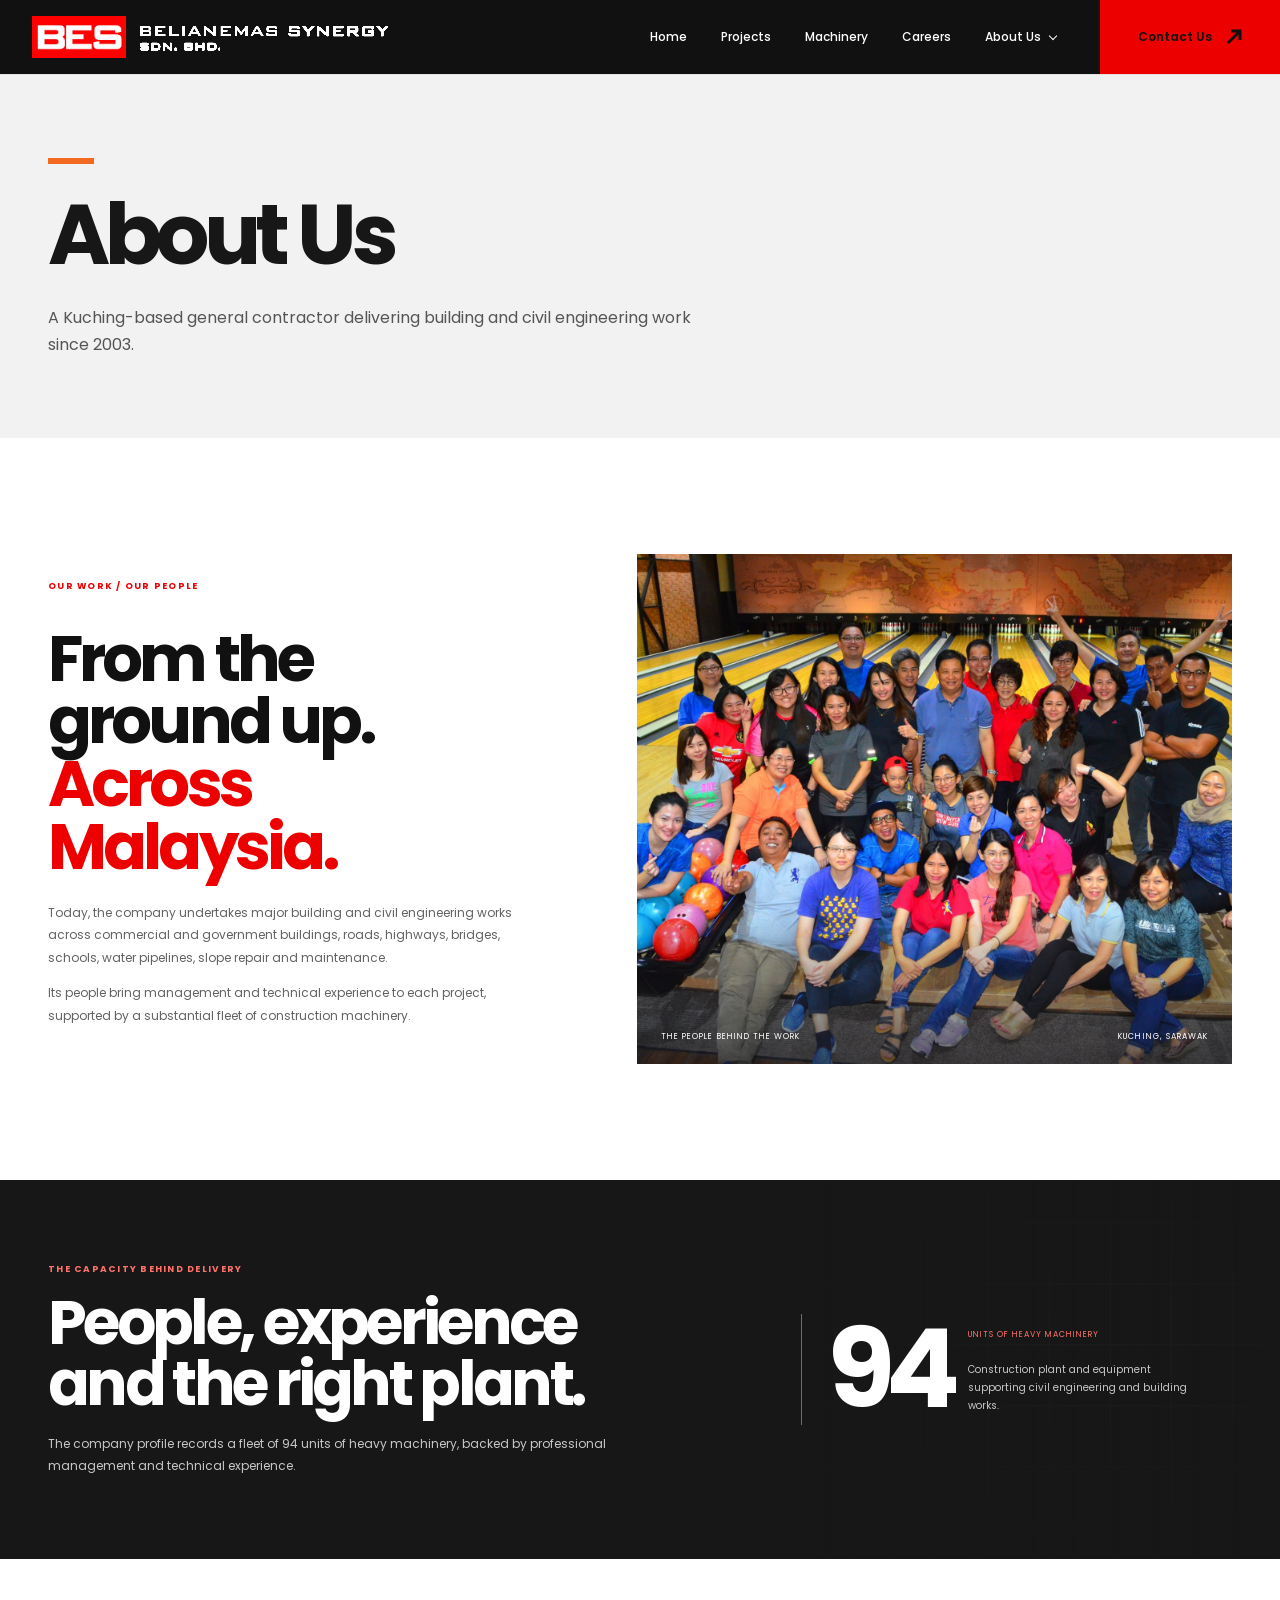
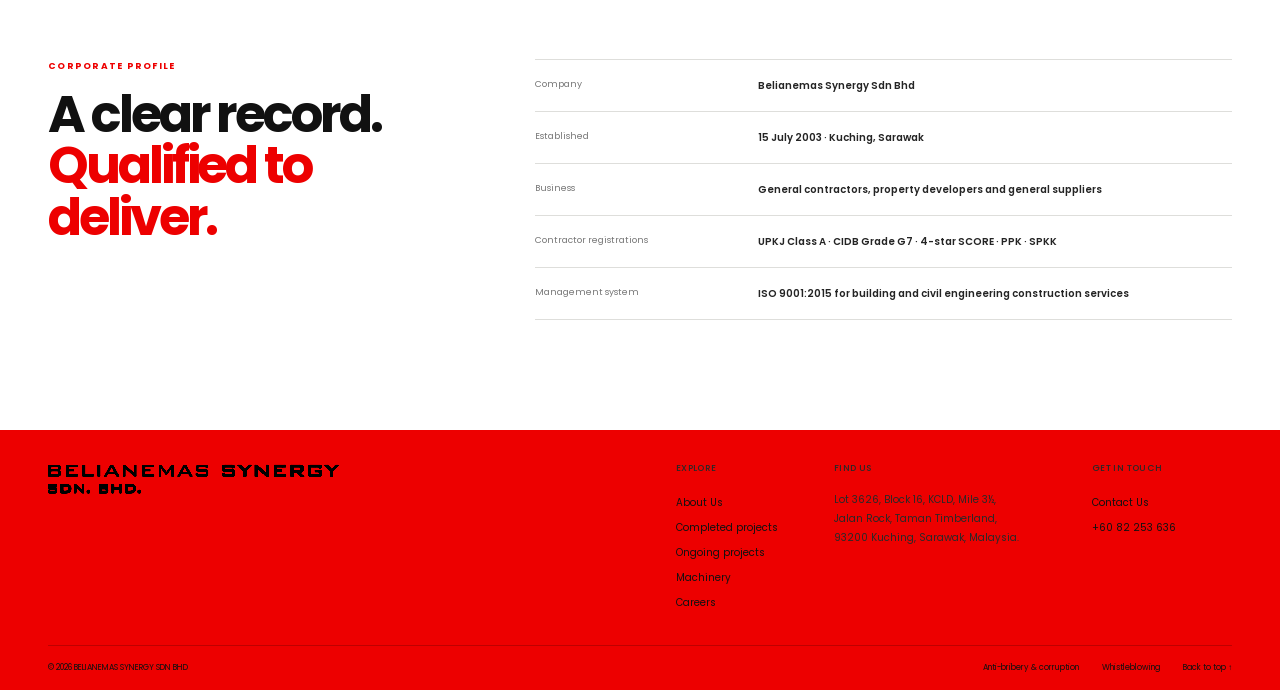
<file: company.html>
<!doctype html>
<html lang="en">
<head>
  <meta charset="utf-8">
  <meta name="viewport" content="width=device-width, initial-scale=1">
  <meta name="theme-color" content="#ed0000">
  <meta name="description" content="Belianemas Synergy Sdn Bhd. Building and civil engineering expertise from Sarawak to the nation since 2003.">
  <title>BELIANEMAS SYNERGY | From Concept to Concrete</title>
  <link rel="icon" href="assets/source-25.jpg">
  <link rel="preload" href="assets/approved/poppins-4.ttf" as="font" type="font/ttf" crossorigin>
  <link rel="stylesheet" href="assets/approved/fonts.css">
  <link rel="stylesheet" href="refined.css">
  <link rel="stylesheet" href="motion.css?v=20261024-bold-wordmark">
  <script>location.replace('./about.html'+location.search+location.hash)</script>
</head>
<body>
  <a class="skip-link" href="#main">Skip to content</a>
  <header class="site-header">
    <a class="brand" href="./index.html" aria-label="Belianemas Synergy home"><span class="brand-mark" role="img" aria-label="BES"></span><span class="brand-name">BELIANEMAS SYNERGY<span>SDN BHD</span></span></a>
    <nav class="desktop-nav" aria-label="Main navigation"><a href="./index.html">Home</a><a href="./ongoing-projects.html">Projects</a><a href="./machinery.html">Machinery</a><a href="./careers.html">Careers</a><div class="nav-dropdown"><a href="./about.html">About Us</a><button class="nav-dropdown-toggle" type="button" aria-label="About Us pages" aria-expanded="false" aria-controls="about-submenu"><span aria-hidden="true">⌄</span></button><div class="nav-dropdown-panel" id="about-submenu"><a href="./about.html">About Us</a><a href="./anti-bribery-and-corruption.html">Anti-Bribery &amp; Corruption</a><a href="./whistleblowing-procedure.html">Whistleblowing Procedure</a></div></div></nav>
    <a class="header-contact" href="./contact.html">Contact Us <svg class="site-arrow" viewBox="0 0 64 64" aria-hidden="true" focusable="false"><path d="M4 52 42 14H20V2H62V44H50V22L12 60Z"/></svg></a>
    <button class="menu-toggle" aria-expanded="false" aria-controls="mobile-menu" aria-label="Open navigation"><span></span><span></span></button>
  </header>
  <nav id="mobile-menu" class="mobile-menu" aria-label="Mobile navigation" hidden><a href="./ongoing-projects.html">Projects</a><a href="./machinery.html">Machinery</a><a href="./careers.html">Careers</a><a href="./about.html">About Us</a><a class="mobile-sub-link" href="./anti-bribery-and-corruption.html">Anti-Bribery &amp; Corruption</a><a class="mobile-sub-link" href="./whistleblowing-procedure.html">Whistleblowing Procedure</a><a href="./contact.html">Contact us <svg class="site-arrow" viewBox="0 0 64 64" aria-hidden="true" focusable="false"><path d="M4 52 42 14H20V2H62V44H50V22L12 60Z"/></svg></a></nav>
  <main id="main"></main>
  <footer class="site-footer">
    <div class="footer-grid"><div><a class="brand footer-brand" href="./index.html"><span class="brand-name">BELIANEMAS SYNERGY<span>SDN BHD</span></span></a></div><div><p class="eyebrow">EXPLORE</p><a href="./about.html">About Us</a><a href="./index.html#projects">Completed projects</a><a href="./ongoing-projects.html">Ongoing projects</a><a href="./machinery.html">Machinery</a><a href="./careers.html">Careers</a></div><div><p class="eyebrow">FIND US</p><p>Lot 3626, Block 16, KCLD, Mile 3½,<br>Jalan Rock, Taman Timberland,<br>93200 Kuching, Sarawak, Malaysia.</p></div><div><p class="eyebrow">GET IN TOUCH</p><a href="./contact.html">Contact Us</a><a href="tel:+6082253636">+60 82 253 636</a></div></div>
    <div class="footer-bottom"><p>© 2026 BELIANEMAS SYNERGY SDN BHD</p><div><a href="./anti-bribery-and-corruption.html">Anti-bribery & corruption</a><a href="./whistleblowing-procedure.html">Whistleblowing</a><a href="#top" class="back-top" aria-label="Back to top">Back to top ↑</a></div></div>
  </footer>
  <dialog id="detail-dialog"><button class="dialog-close" aria-label="Close details">✕</button><div id="dialog-content"></div></dialog>
</body>
</html>
</file>
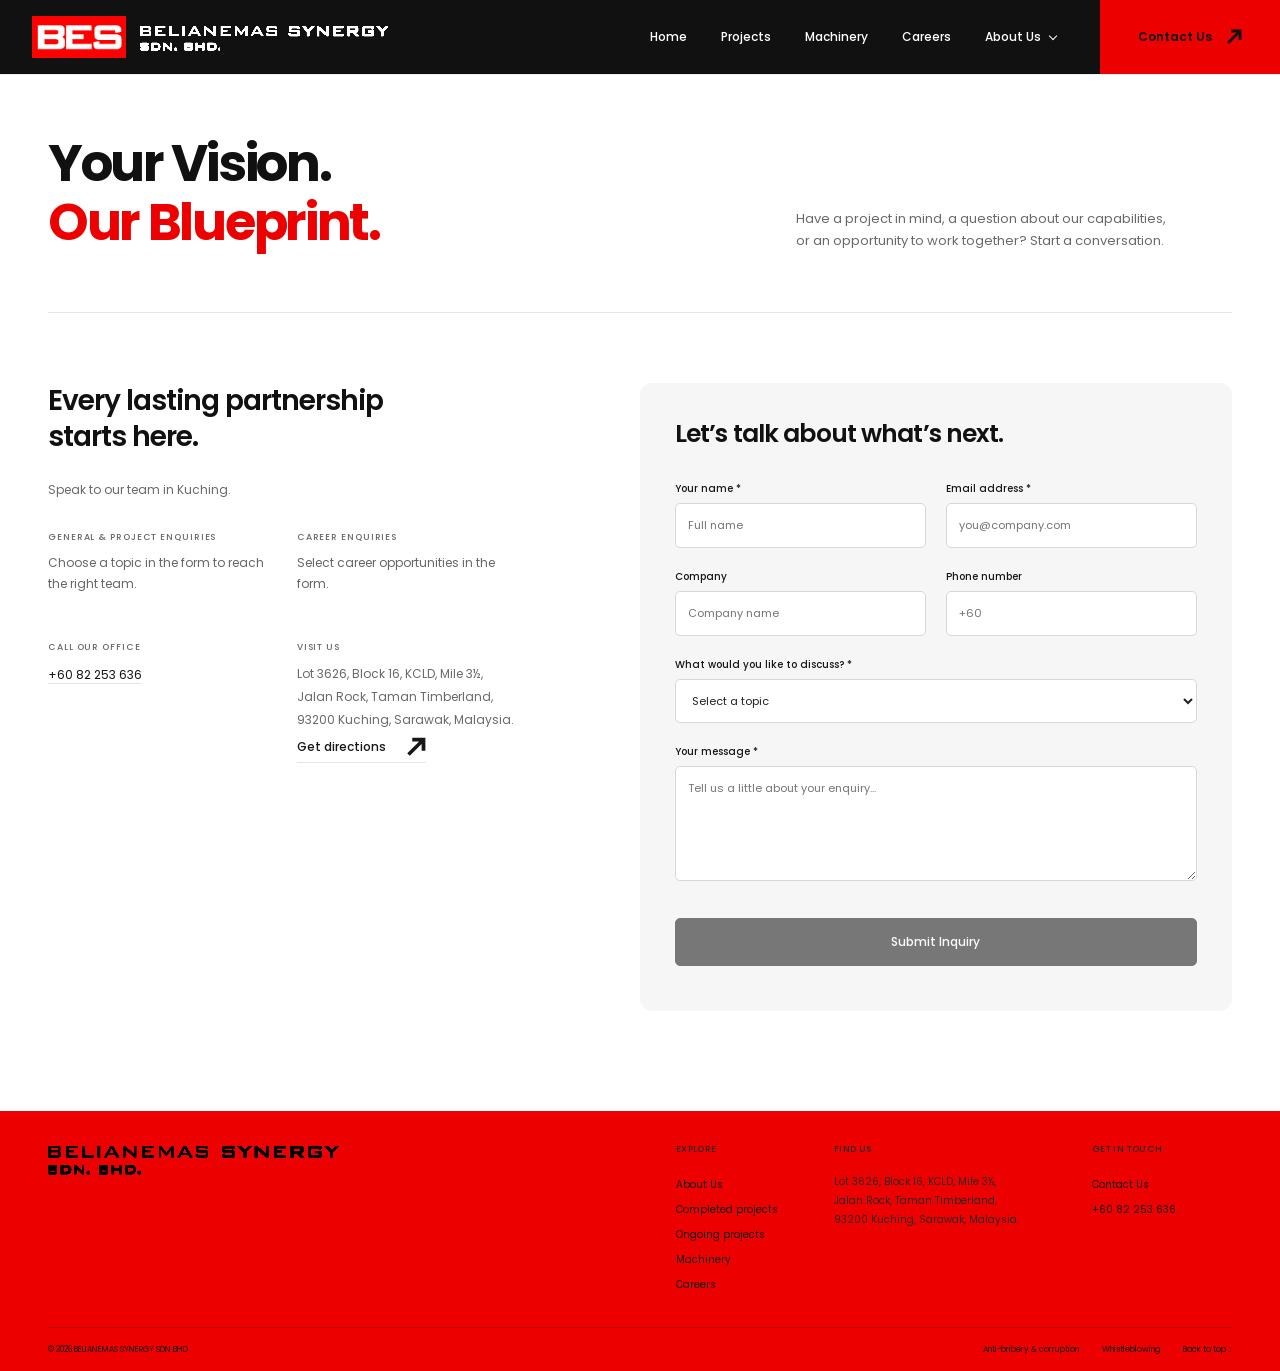
<file: contact.html>
<!doctype html>
<html lang="en">
<head>
  <meta charset="utf-8">
  <meta name="viewport" content="width=device-width, initial-scale=1">
  <meta name="theme-color" content="#ed0000">
  <meta name="description" content="Belianemas Synergy Sdn Bhd. Building and civil engineering expertise from Sarawak to the nation since 2003.">
  <title>BELIANEMAS SYNERGY | From Concept to Concrete</title>
  <link rel="icon" href="assets/source-25.jpg">
  <link rel="preload" href="assets/approved/poppins-4.ttf" as="font" type="font/ttf" crossorigin>
  <link rel="stylesheet" href="assets/approved/fonts.css">
  <link rel="stylesheet" href="refined.css">
  <link rel="stylesheet" href="motion.css?v=20261024-lenis">
  <link rel="stylesheet" href="assets/vendor/lenis/lenis.css">
  <script defer src="app.js?v=20261024-lenis"></script>
  <script defer src="assets/vendor/lenis/lenis.min.js"></script>
  <script defer src="smooth-scroll.js?v=20261024"></script>
</head>
<body>
  <a class="skip-link" href="#main">Skip to content</a>
  <header class="site-header">
    <a class="brand" href="./index.html" aria-label="Belianemas Synergy home"><span class="brand-mark" role="img" aria-label="BES"></span><span class="brand-name">BELIANEMAS SYNERGY<span>SDN BHD</span></span></a>
    <nav class="desktop-nav" aria-label="Main navigation"><a href="./index.html">Home</a><a href="./ongoing-projects.html">Projects</a><a href="./machinery.html">Machinery</a><a href="./careers.html">Careers</a><div class="nav-dropdown"><a href="./about.html">About Us</a><button class="nav-dropdown-toggle" type="button" aria-label="About Us pages" aria-expanded="false" aria-controls="about-submenu"><span aria-hidden="true">⌄</span></button><div class="nav-dropdown-panel" id="about-submenu"><a href="./about.html">About Us</a><a href="./anti-bribery-and-corruption.html">Anti-Bribery &amp; Corruption</a><a href="./whistleblowing-procedure.html">Whistleblowing Procedure</a></div></div></nav>
    <a class="header-contact" href="./contact.html">Contact Us <svg class="site-arrow" viewBox="0 0 64 64" aria-hidden="true" focusable="false"><path d="M4 52 42 14H20V2H62V44H50V22L12 60Z"/></svg></a>
    <button class="menu-toggle" aria-expanded="false" aria-controls="mobile-menu" aria-label="Open navigation"><span></span><span></span></button>
  </header>
  <nav id="mobile-menu" class="mobile-menu" aria-label="Mobile navigation" hidden><a href="./ongoing-projects.html">Projects</a><a href="./machinery.html">Machinery</a><a href="./careers.html">Careers</a><a href="./about.html">About Us</a><a class="mobile-sub-link" href="./anti-bribery-and-corruption.html">Anti-Bribery &amp; Corruption</a><a class="mobile-sub-link" href="./whistleblowing-procedure.html">Whistleblowing Procedure</a><a href="./contact.html">Contact us <svg class="site-arrow" viewBox="0 0 64 64" aria-hidden="true" focusable="false"><path d="M4 52 42 14H20V2H62V44H50V22L12 60Z"/></svg></a></nav>
  <main id="main"></main>
  <footer class="site-footer">
    <div class="footer-grid"><div><a class="brand footer-brand" href="./index.html"><span class="brand-name">BELIANEMAS SYNERGY<span>SDN BHD</span></span></a></div><div><p class="eyebrow">EXPLORE</p><a href="./about.html">About Us</a><a href="./index.html#projects">Completed projects</a><a href="./ongoing-projects.html">Ongoing projects</a><a href="./machinery.html">Machinery</a><a href="./careers.html">Careers</a></div><div><p class="eyebrow">FIND US</p><p>Lot 3626, Block 16, KCLD, Mile 3½,<br>Jalan Rock, Taman Timberland,<br>93200 Kuching, Sarawak, Malaysia.</p></div><div><p class="eyebrow">GET IN TOUCH</p><a href="./contact.html">Contact Us</a><a href="tel:+6082253636">+60 82 253 636</a></div></div>
    <div class="footer-bottom"><p>© 2026 BELIANEMAS SYNERGY SDN BHD</p><div><a href="./anti-bribery-and-corruption.html">Anti-bribery & corruption</a><a href="./whistleblowing-procedure.html">Whistleblowing</a><a href="#top" class="back-top" aria-label="Back to top">Back to top ↑</a></div></div>
  </footer>
  <dialog id="detail-dialog"><button class="dialog-close" aria-label="Close details">✕</button><div id="dialog-content"></div></dialog>
</body>
</html>
</file>
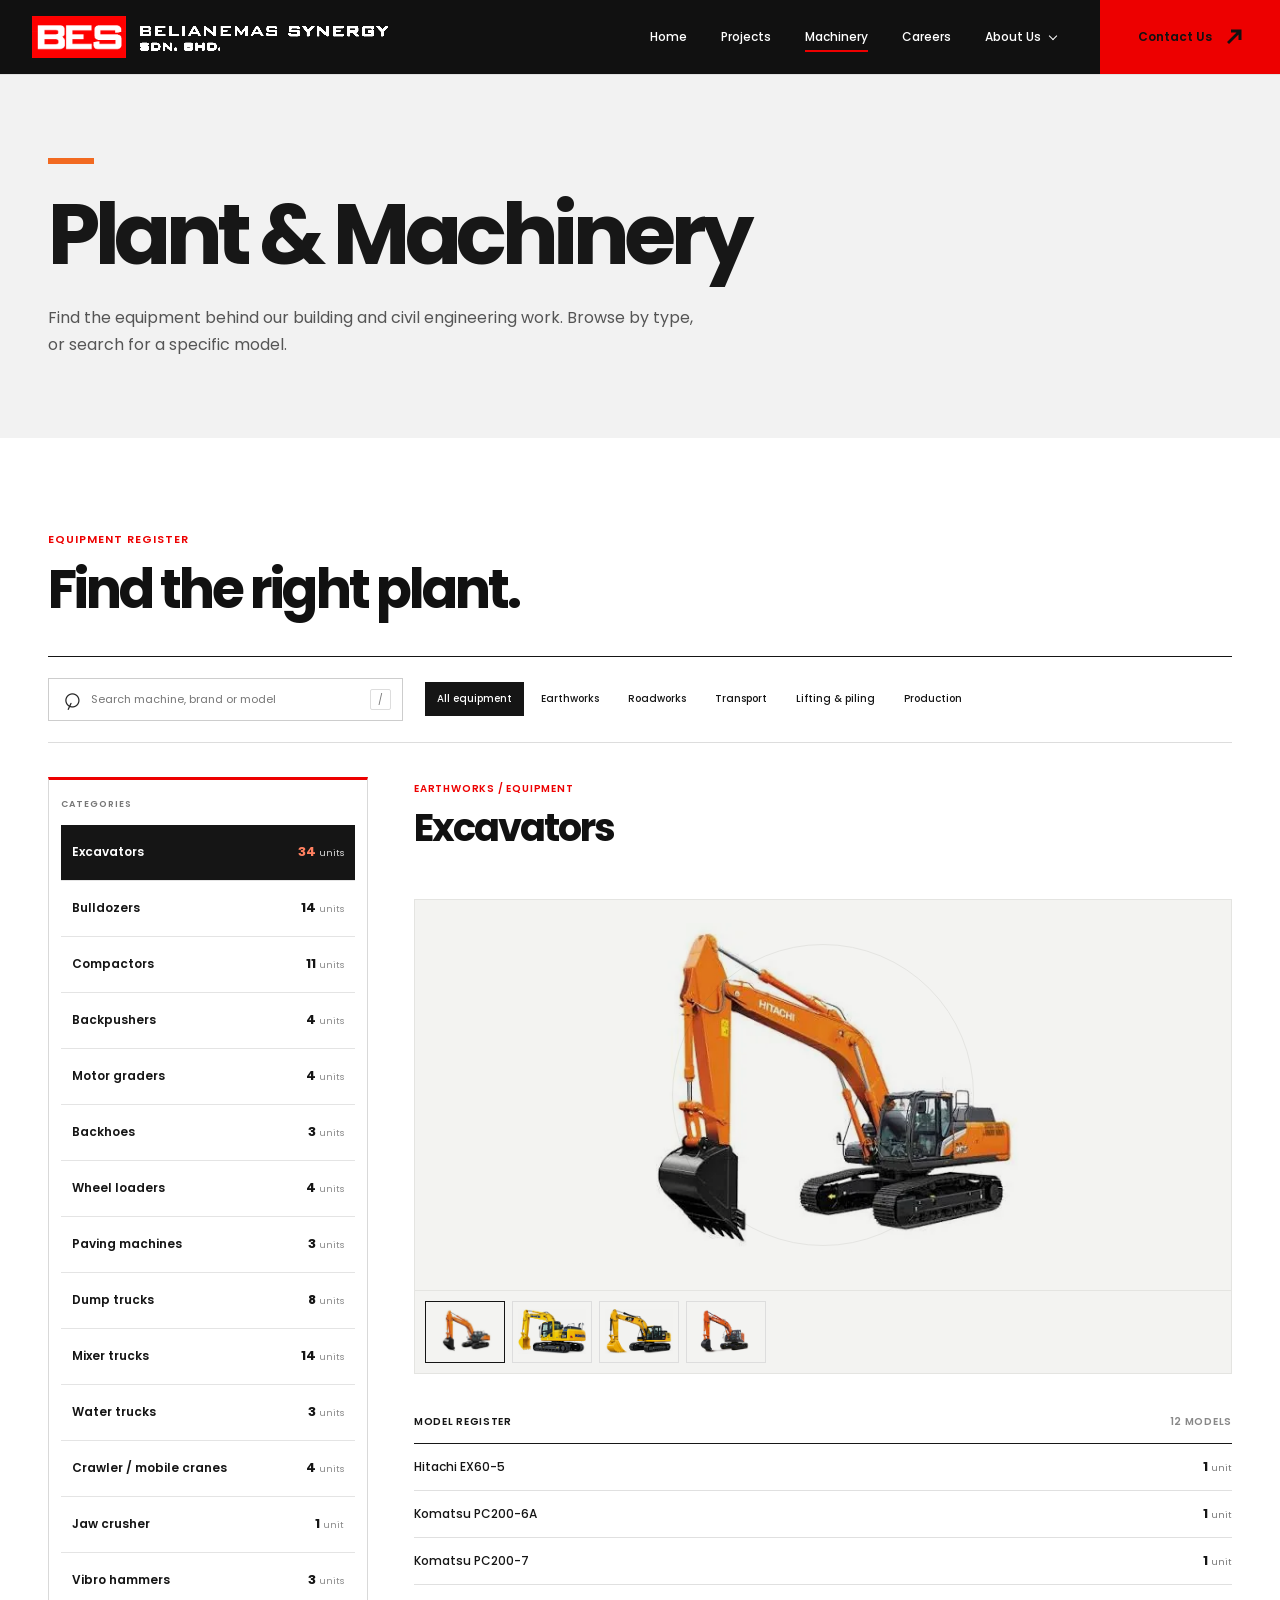
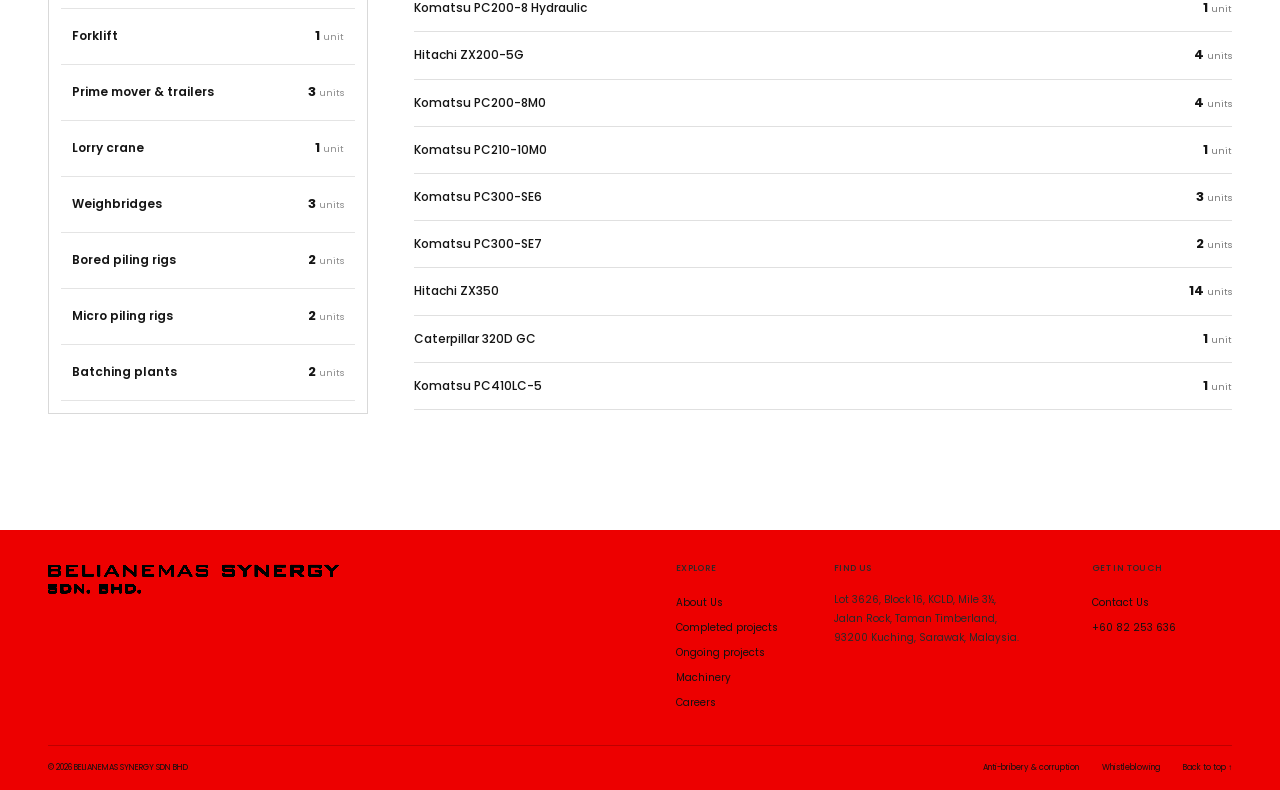
<file: machinery.html>
<!doctype html>
<html lang="en">
<head>
  <meta charset="utf-8">
  <meta name="viewport" content="width=device-width, initial-scale=1">
  <meta name="theme-color" content="#ed0000">
  <meta name="description" content="Explore Belianemas Synergy plant and machinery by category, model and listed quantity.">
  <title>BELIANEMAS SYNERGY | From Concept to Concrete</title>
  <link rel="icon" href="assets/source-25.jpg">
  <link rel="preload" href="assets/approved/poppins-4.ttf" as="font" type="font/ttf" crossorigin>
  <link rel="stylesheet" href="assets/approved/fonts.css">
  <link rel="stylesheet" href="refined.css">
  <link rel="stylesheet" href="motion.css?v=20261024-lenis">
  <link rel="stylesheet" href="assets/vendor/lenis/lenis.css">
  <link rel="stylesheet" href="machinery.css?v=20261024-full-category-list">
  <script defer src="app.js?v=20261024-lenis"></script>
  <script defer src="machinery.js?v=20261024-lenis"></script>
  <script defer src="assets/vendor/lenis/lenis.min.js"></script>
  <script defer src="smooth-scroll.js?v=20261024"></script>
</head>
<body>
  <a class="skip-link" href="#main">Skip to content</a>
  <header class="site-header">
    <a class="brand" href="./index.html" aria-label="Belianemas Synergy home"><span class="brand-mark" role="img" aria-label="BES"></span><span class="brand-name">BELIANEMAS SYNERGY<span>SDN BHD</span></span></a>
    <nav class="desktop-nav" aria-label="Main navigation"><a href="./index.html">Home</a><a href="./ongoing-projects.html">Projects</a><a class="nav-active" aria-current="page" href="./machinery.html">Machinery</a><a href="./careers.html">Careers</a><div class="nav-dropdown"><a href="./about.html">About Us</a><button class="nav-dropdown-toggle" type="button" aria-label="About Us pages" aria-expanded="false" aria-controls="about-submenu"><span aria-hidden="true">⌄</span></button><div class="nav-dropdown-panel" id="about-submenu"><a href="./about.html">About Us</a><a href="./anti-bribery-and-corruption.html">Anti-Bribery &amp; Corruption</a><a href="./whistleblowing-procedure.html">Whistleblowing Procedure</a></div></div></nav>
    <a class="header-contact" href="./contact.html">Contact Us <svg class="site-arrow" viewBox="0 0 64 64" aria-hidden="true" focusable="false"><path d="M4 52 42 14H20V2H62V44H50V22L12 60Z"/></svg></a>
    <button class="menu-toggle" aria-expanded="false" aria-controls="mobile-menu" aria-label="Open navigation"><span></span><span></span></button>
  </header>
  <nav id="mobile-menu" class="mobile-menu" aria-label="Mobile navigation" hidden><a href="./ongoing-projects.html">Projects</a><a href="./machinery.html">Machinery</a><a href="./careers.html">Careers</a><a href="./about.html">About Us</a><a class="mobile-sub-link" href="./anti-bribery-and-corruption.html">Anti-Bribery &amp; Corruption</a><a class="mobile-sub-link" href="./whistleblowing-procedure.html">Whistleblowing Procedure</a><a href="./contact.html">Contact us <svg class="site-arrow" viewBox="0 0 64 64" aria-hidden="true" focusable="false"><path d="M4 52 42 14H20V2H62V44H50V22L12 60Z"/></svg></a></nav>
  <main id="main"></main>
  <footer class="site-footer">
    <div class="footer-grid"><div><a class="brand footer-brand" href="./index.html"><span class="brand-name">BELIANEMAS SYNERGY<span>SDN BHD</span></span></a></div><div><p class="eyebrow">EXPLORE</p><a href="./about.html">About Us</a><a href="./index.html#projects">Completed projects</a><a href="./ongoing-projects.html">Ongoing projects</a><a href="./machinery.html">Machinery</a><a href="./careers.html">Careers</a></div><div><p class="eyebrow">FIND US</p><p>Lot 3626, Block 16, KCLD, Mile 3½,<br>Jalan Rock, Taman Timberland,<br>93200 Kuching, Sarawak, Malaysia.</p></div><div><p class="eyebrow">GET IN TOUCH</p><a href="./contact.html">Contact Us</a><a href="tel:+6082253636">+60 82 253 636</a></div></div>
    <div class="footer-bottom"><p>© 2026 BELIANEMAS SYNERGY SDN BHD</p><div><a href="./anti-bribery-and-corruption.html">Anti-bribery & corruption</a><a href="./whistleblowing-procedure.html">Whistleblowing</a><a href="#top" class="back-top" aria-label="Back to top">Back to top ↑</a></div></div>
  </footer>
  <dialog id="detail-dialog"><button class="dialog-close" aria-label="Close details">✕</button><div id="dialog-content"></div></dialog>
</body>
</html>
</file>
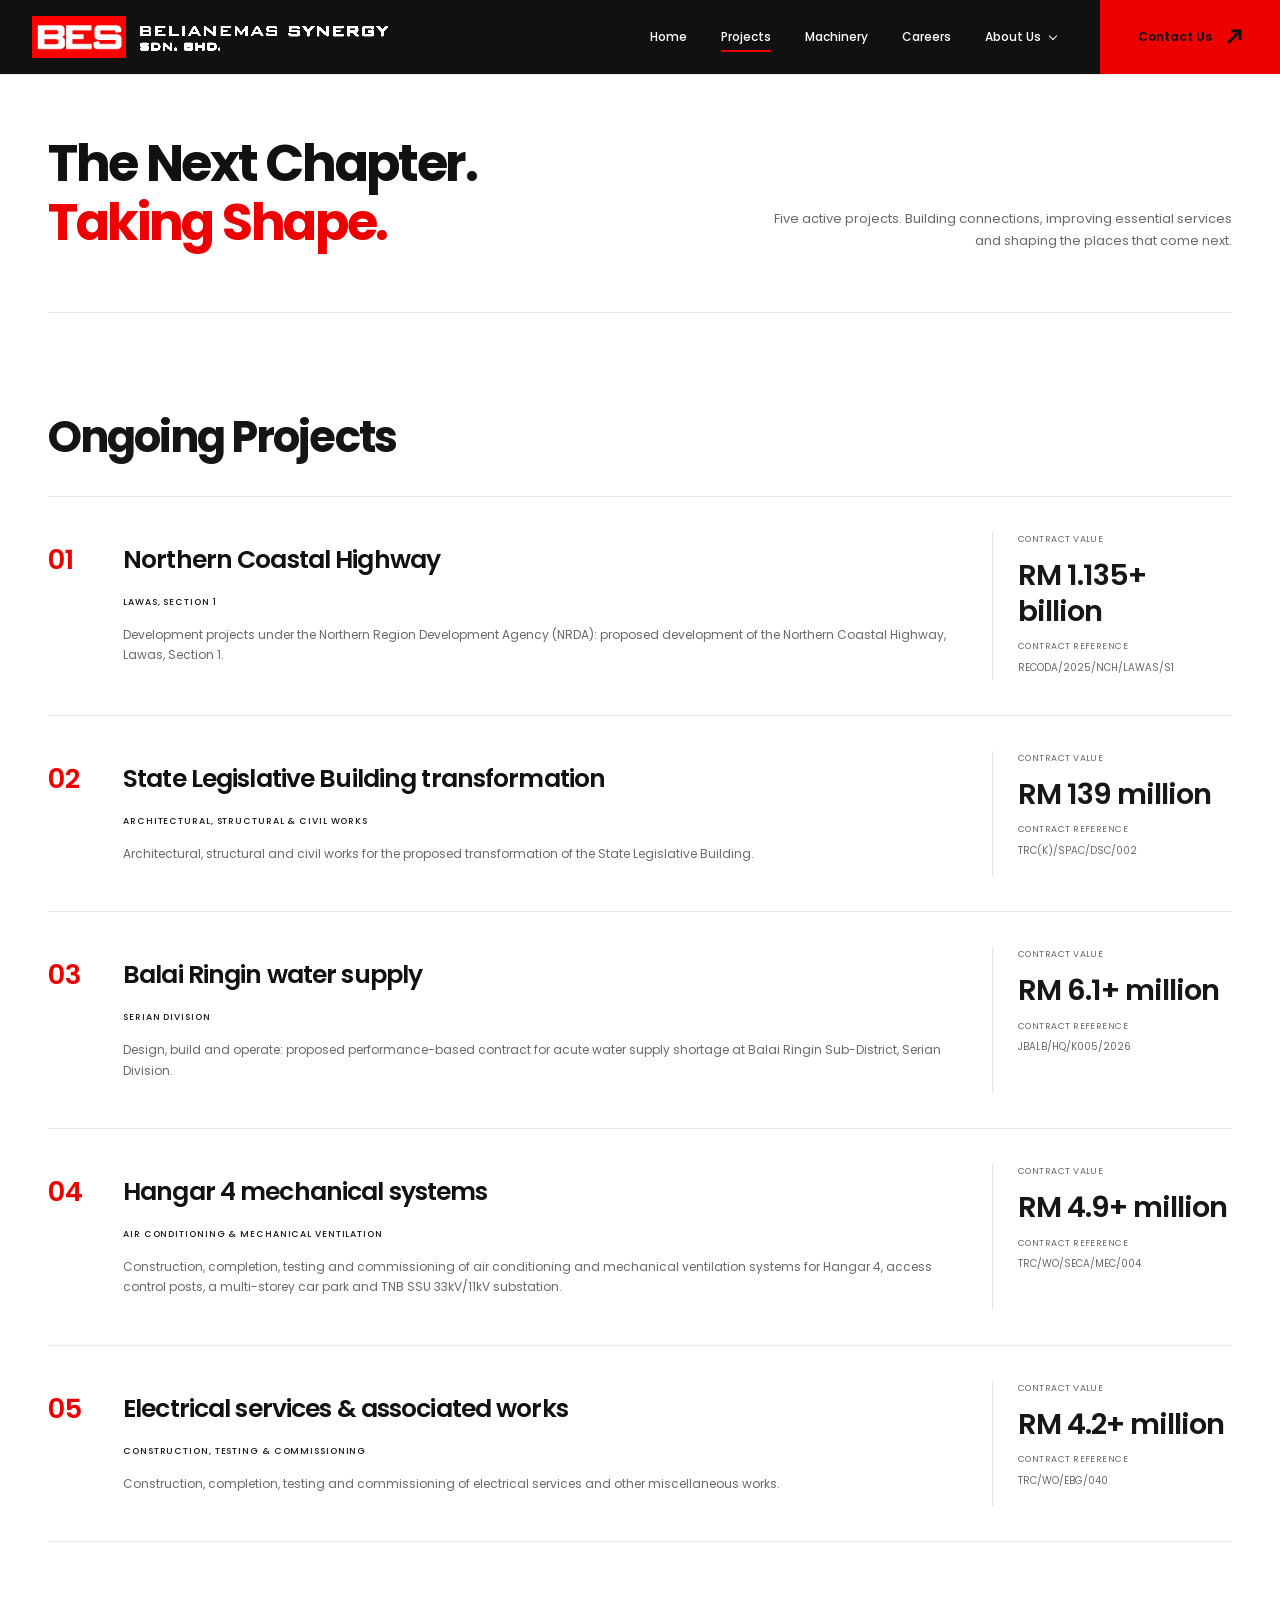
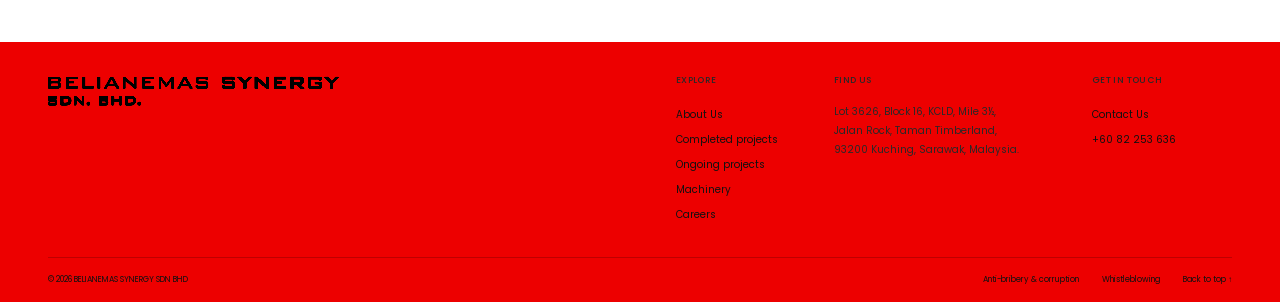
<file: ongoing-projects.html>
<!doctype html>
<html lang="en">
<head>
  <meta charset="utf-8">
  <meta name="viewport" content="width=device-width, initial-scale=1">
  <meta name="theme-color" content="#ed0000">
  <meta name="description" content="Belianemas Synergy Sdn Bhd. Building and civil engineering expertise from Sarawak to the nation since 2003.">
  <title>BELIANEMAS SYNERGY | From Concept to Concrete</title>
  <link rel="icon" href="assets/source-25.jpg">
  <link rel="preload" href="assets/approved/poppins-4.ttf" as="font" type="font/ttf" crossorigin>
  <link rel="stylesheet" href="assets/approved/fonts.css">
  <link rel="stylesheet" href="refined.css">
  <link rel="stylesheet" href="motion.css?v=20261024-lenis">
  <link rel="stylesheet" href="assets/vendor/lenis/lenis.css">
  <script defer src="app.js?v=20261024-lenis"></script>
  <script defer src="assets/vendor/lenis/lenis.min.js"></script>
  <script defer src="smooth-scroll.js?v=20261024"></script>
</head>
<body>
  <a class="skip-link" href="#main">Skip to content</a>
  <header class="site-header">
    <a class="brand" href="./index.html" aria-label="Belianemas Synergy home"><span class="brand-mark" role="img" aria-label="BES"></span><span class="brand-name">BELIANEMAS SYNERGY<span>SDN BHD</span></span></a>
    <nav class="desktop-nav" aria-label="Main navigation"><a href="./index.html">Home</a><a class="nav-active" aria-current="page" href="./ongoing-projects.html">Projects</a><a href="./machinery.html">Machinery</a><a href="./careers.html">Careers</a><div class="nav-dropdown"><a href="./about.html">About Us</a><button class="nav-dropdown-toggle" type="button" aria-label="About Us pages" aria-expanded="false" aria-controls="about-submenu"><span aria-hidden="true">⌄</span></button><div class="nav-dropdown-panel" id="about-submenu"><a href="./about.html">About Us</a><a href="./anti-bribery-and-corruption.html">Anti-Bribery &amp; Corruption</a><a href="./whistleblowing-procedure.html">Whistleblowing Procedure</a></div></div></nav>
    <a class="header-contact" href="./contact.html">Contact Us <svg class="site-arrow" viewBox="0 0 64 64" aria-hidden="true" focusable="false"><path d="M4 52 42 14H20V2H62V44H50V22L12 60Z"/></svg></a>
    <button class="menu-toggle" aria-expanded="false" aria-controls="mobile-menu" aria-label="Open navigation"><span></span><span></span></button>
  </header>
  <nav id="mobile-menu" class="mobile-menu" aria-label="Mobile navigation" hidden><a href="./ongoing-projects.html">Projects</a><a href="./machinery.html">Machinery</a><a href="./careers.html">Careers</a><a href="./about.html">About Us</a><a class="mobile-sub-link" href="./anti-bribery-and-corruption.html">Anti-Bribery &amp; Corruption</a><a class="mobile-sub-link" href="./whistleblowing-procedure.html">Whistleblowing Procedure</a><a href="./contact.html">Contact us <svg class="site-arrow" viewBox="0 0 64 64" aria-hidden="true" focusable="false"><path d="M4 52 42 14H20V2H62V44H50V22L12 60Z"/></svg></a></nav>
  <main id="main"></main>
  <footer class="site-footer">
    <div class="footer-grid"><div><a class="brand footer-brand" href="./index.html"><span class="brand-name">BELIANEMAS SYNERGY<span>SDN BHD</span></span></a></div><div><p class="eyebrow">EXPLORE</p><a href="./about.html">About Us</a><a href="./index.html#projects">Completed projects</a><a href="./ongoing-projects.html">Ongoing projects</a><a href="./machinery.html">Machinery</a><a href="./careers.html">Careers</a></div><div><p class="eyebrow">FIND US</p><p>Lot 3626, Block 16, KCLD, Mile 3½,<br>Jalan Rock, Taman Timberland,<br>93200 Kuching, Sarawak, Malaysia.</p></div><div><p class="eyebrow">GET IN TOUCH</p><a href="./contact.html">Contact Us</a><a href="tel:+6082253636">+60 82 253 636</a></div></div>
    <div class="footer-bottom"><p>© 2026 BELIANEMAS SYNERGY SDN BHD</p><div><a href="./anti-bribery-and-corruption.html">Anti-bribery & corruption</a><a href="./whistleblowing-procedure.html">Whistleblowing</a><a href="#top" class="back-top" aria-label="Back to top">Back to top ↑</a></div></div>
  </footer>
  <dialog id="detail-dialog"><button class="dialog-close" aria-label="Close details">✕</button><div id="dialog-content"></div></dialog>
</body>
</html>
</file>
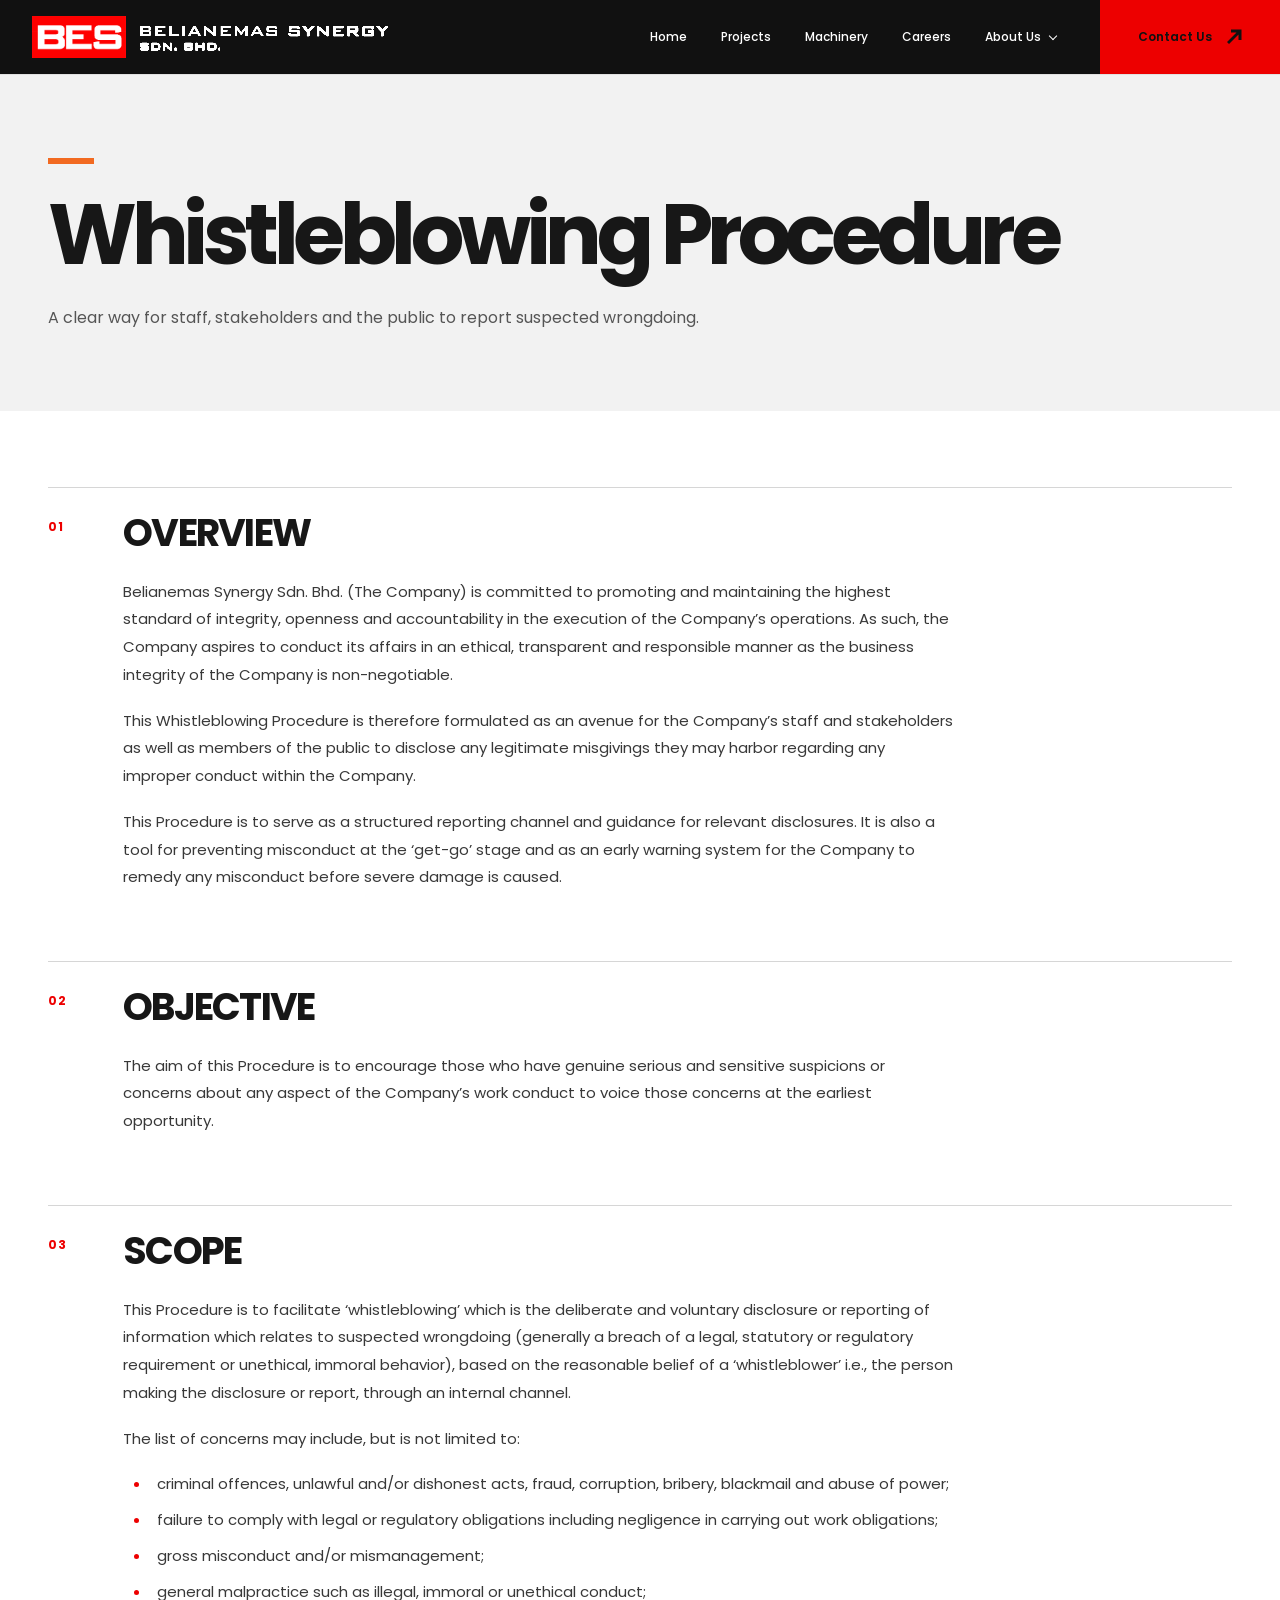
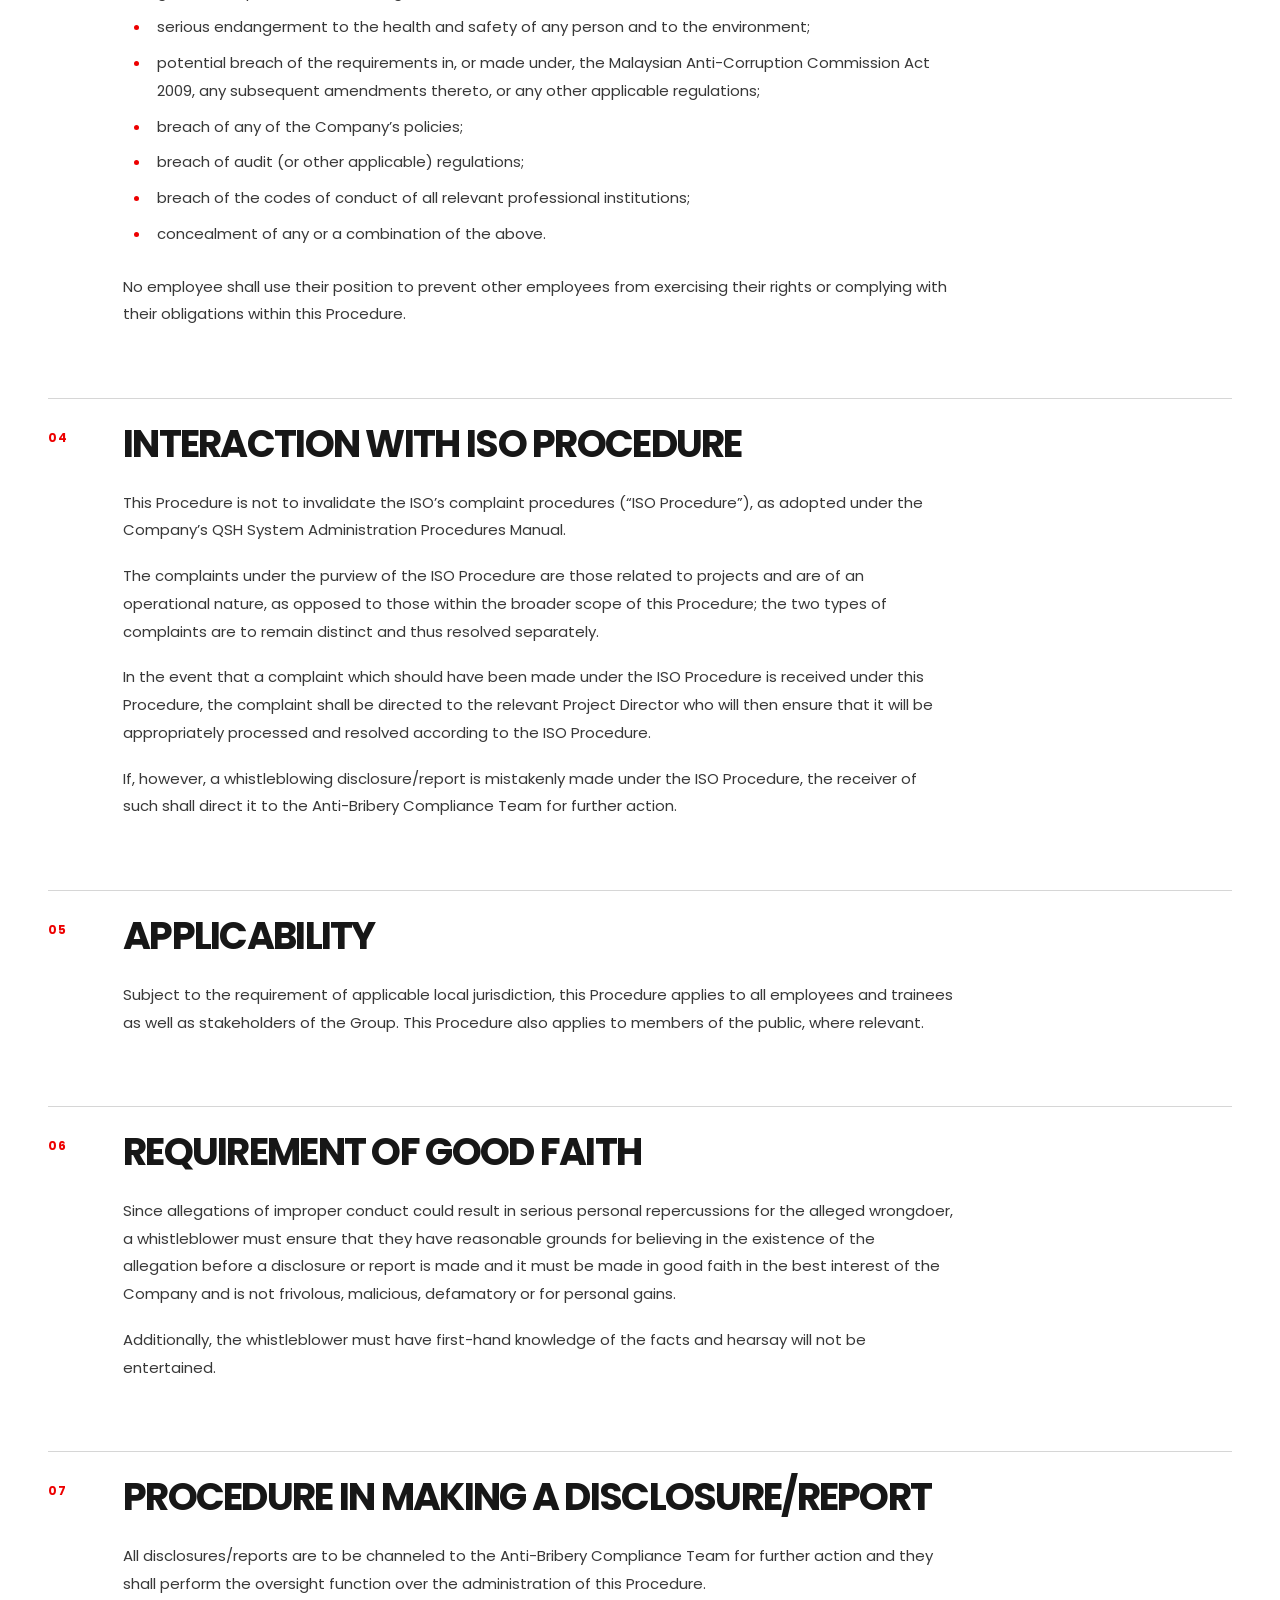
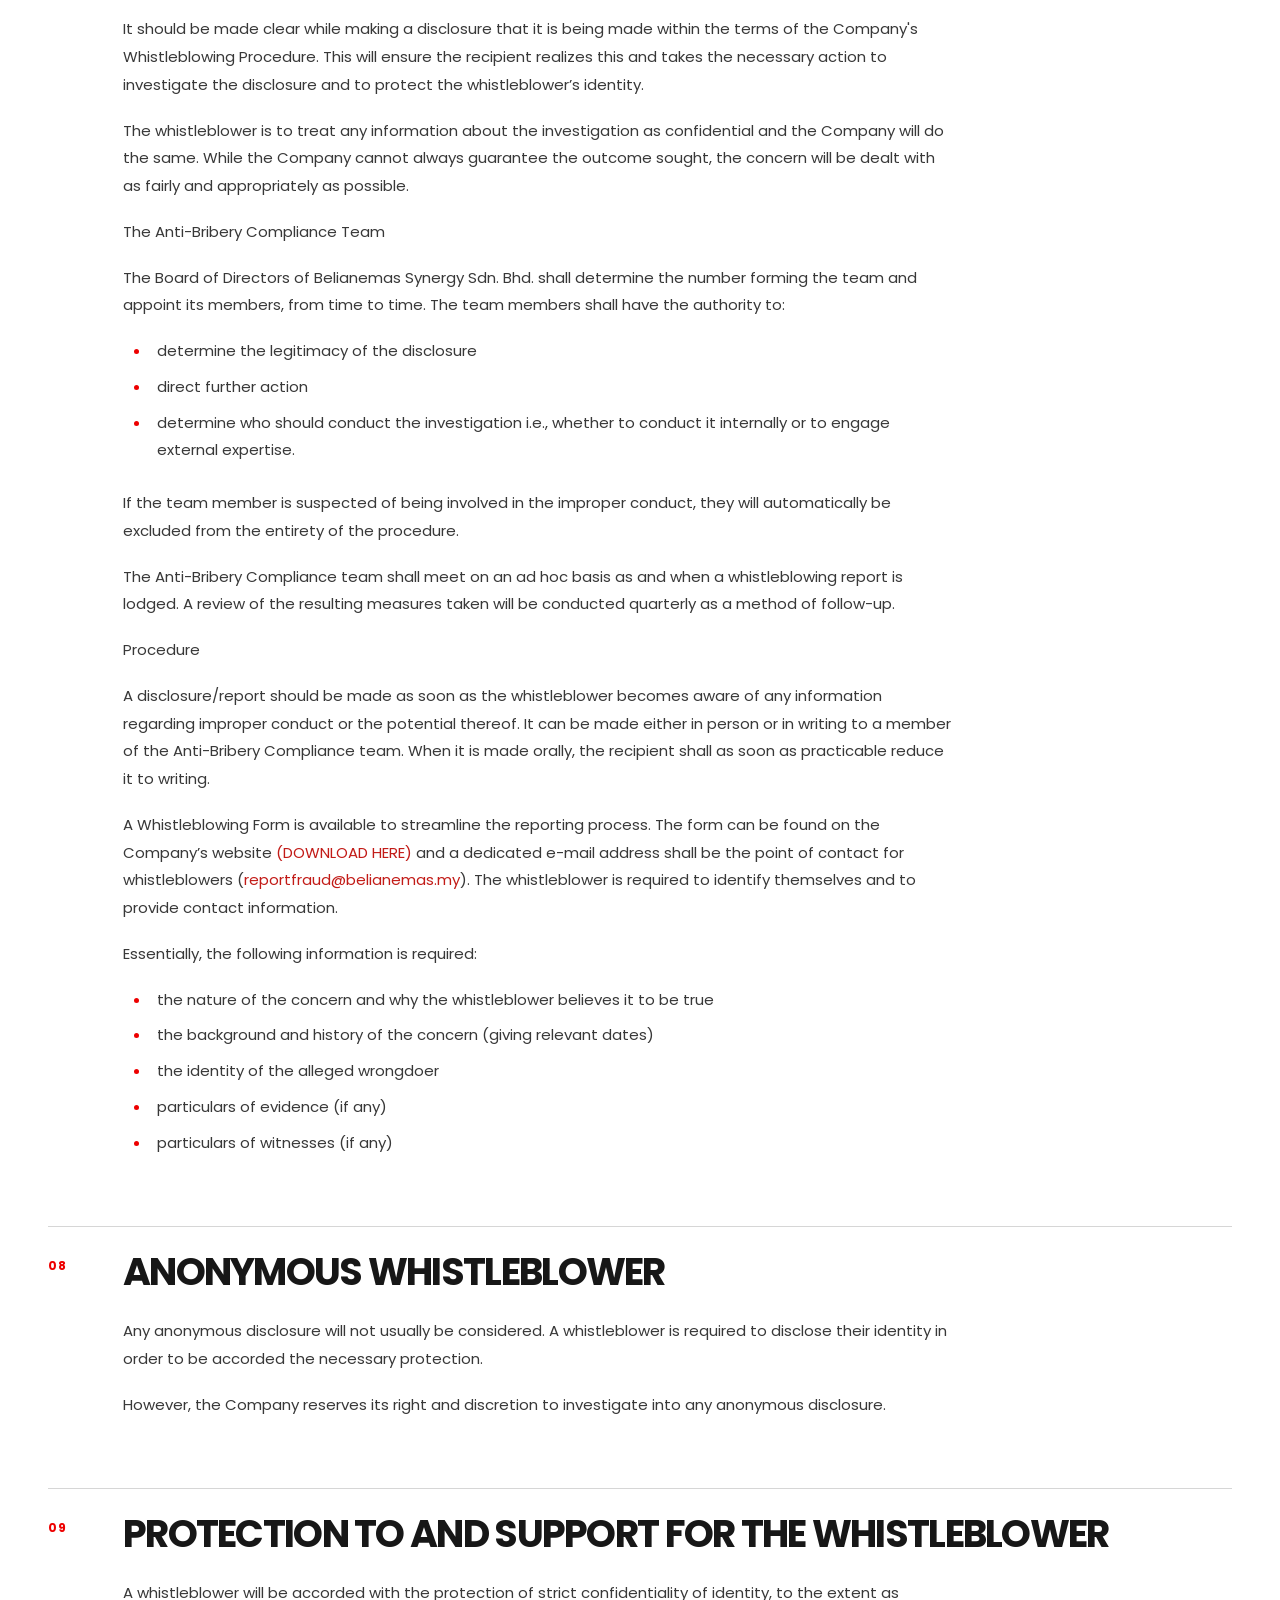
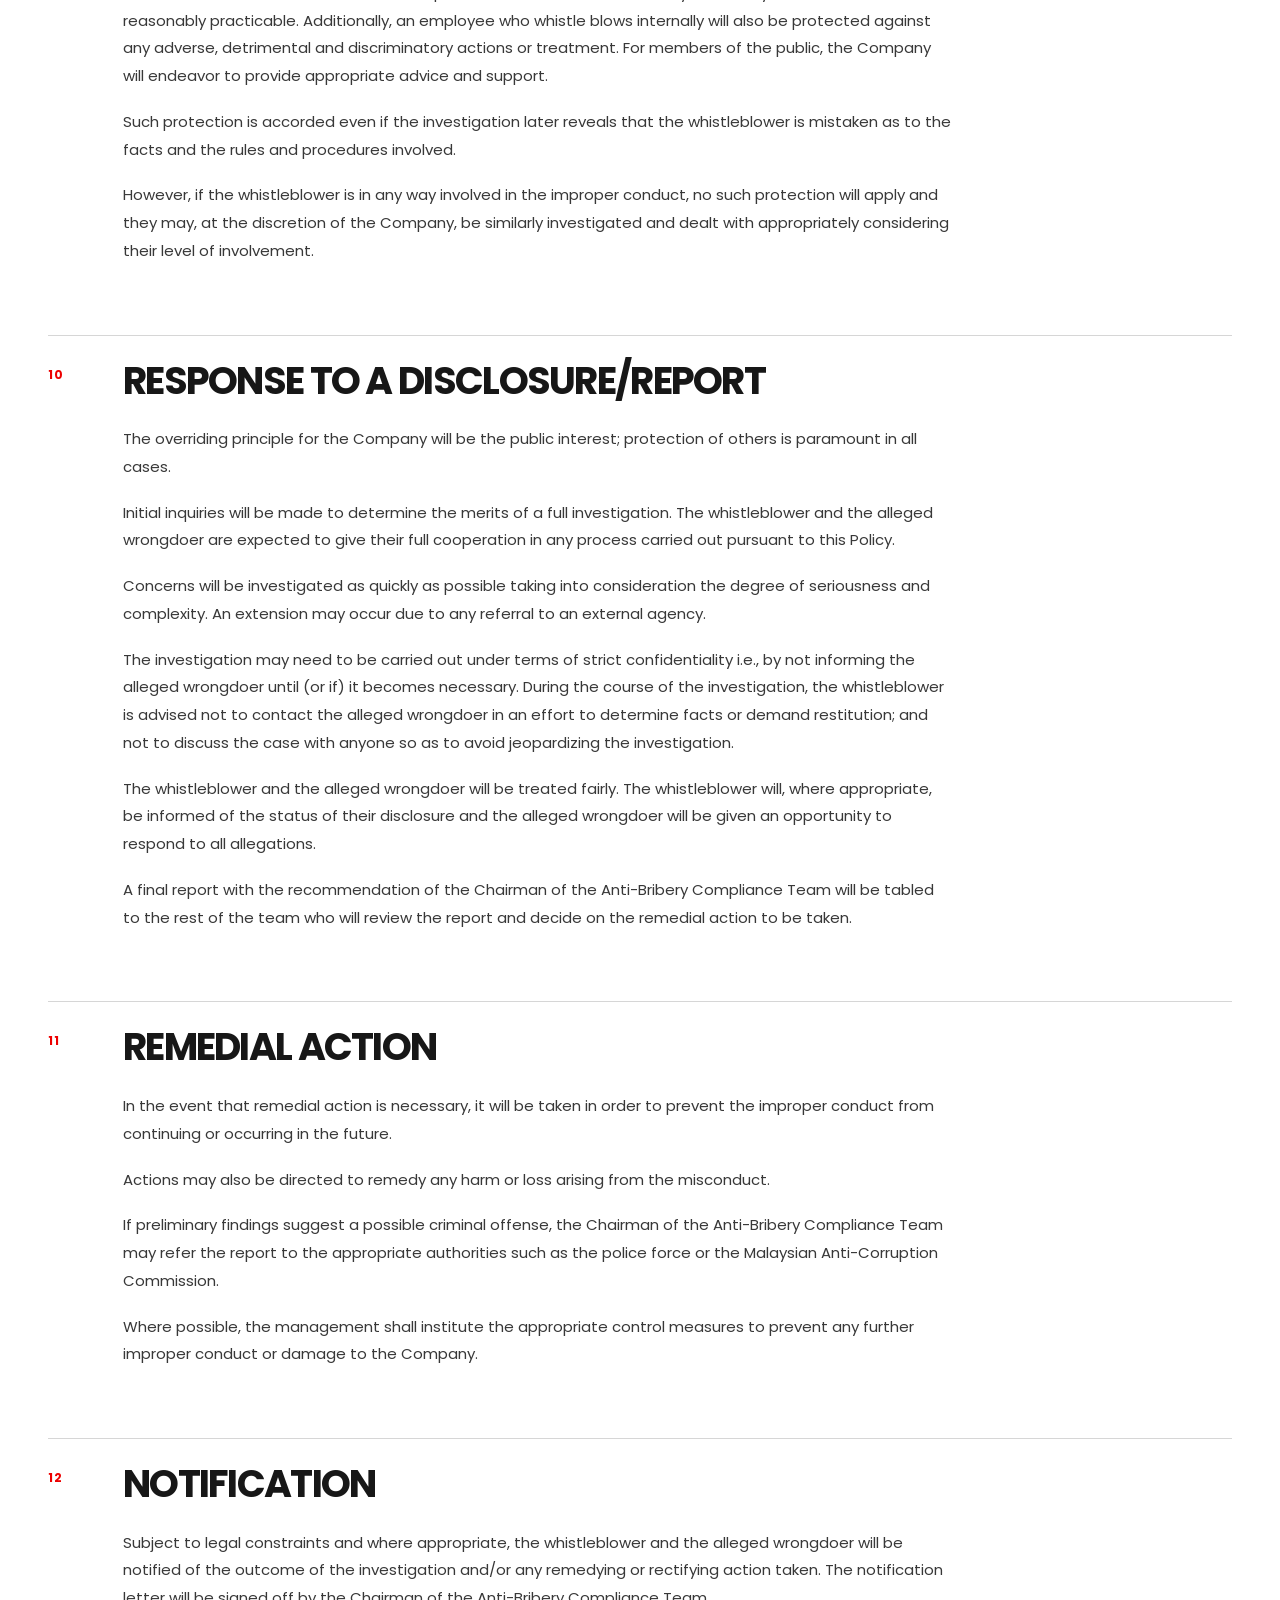
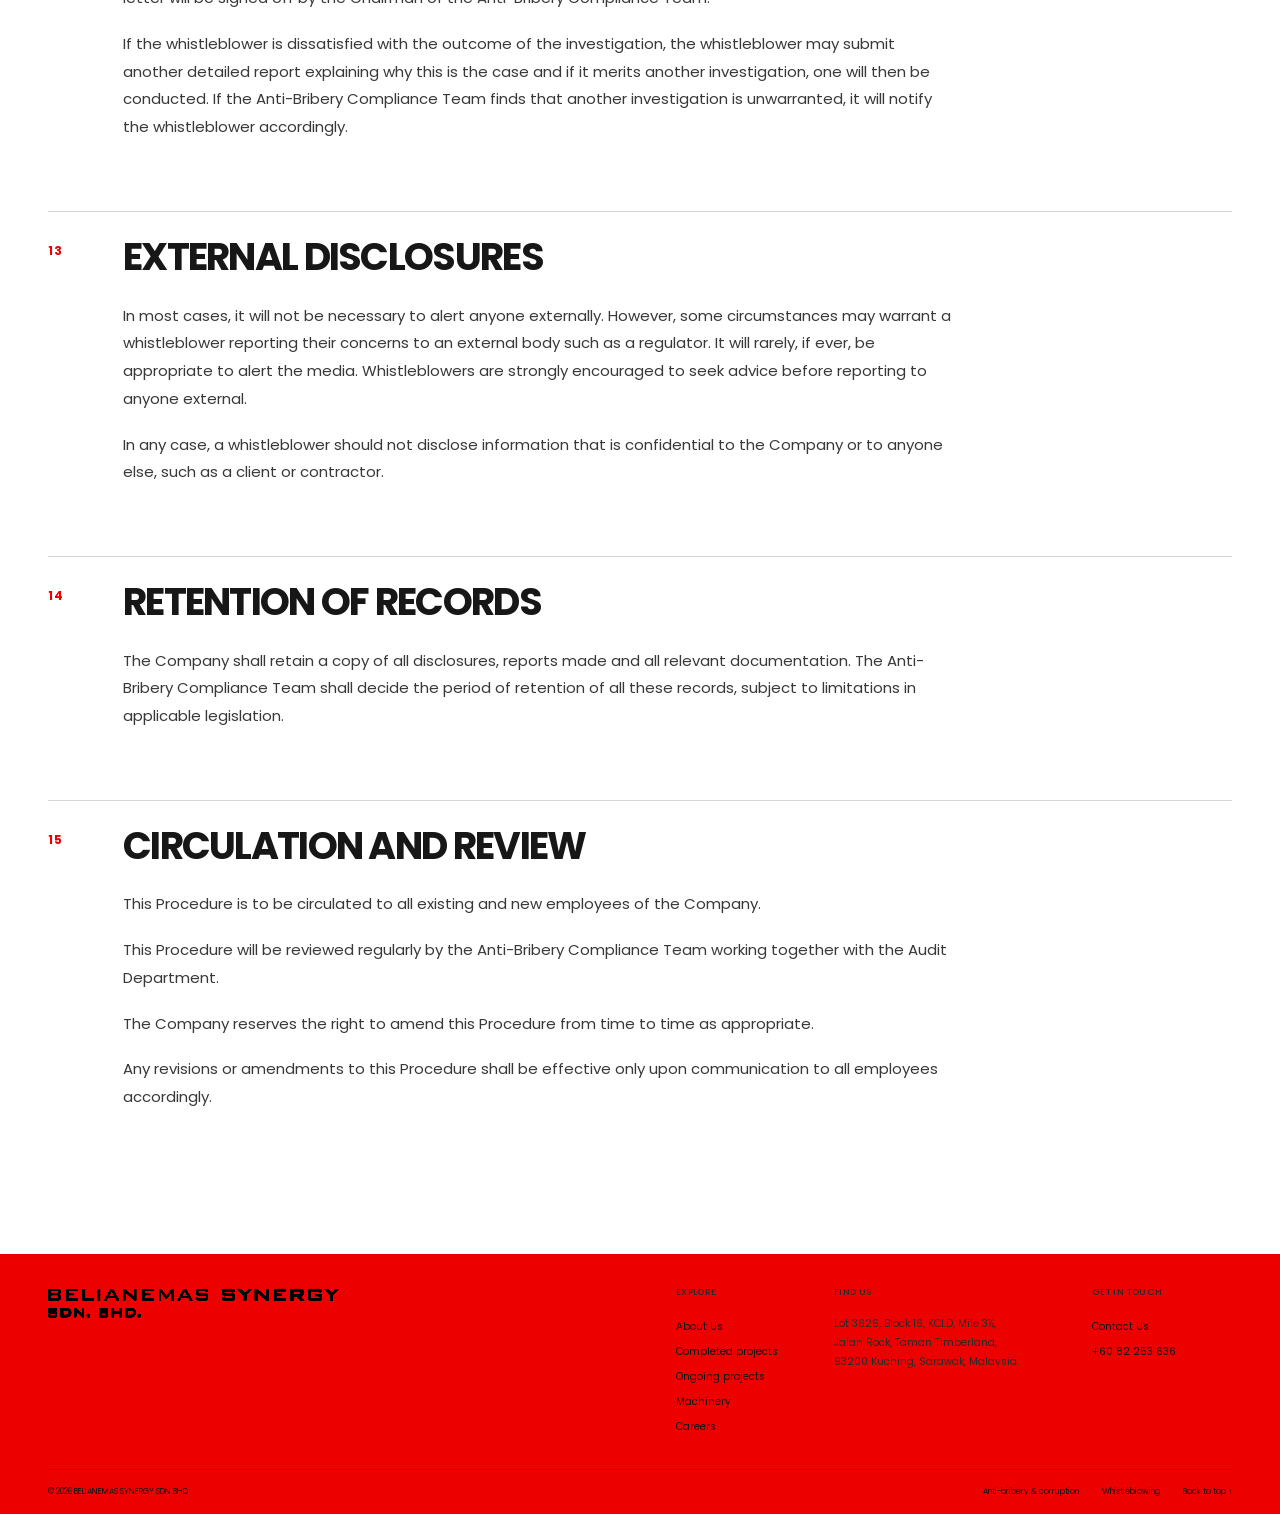
<file: whistleblowing-procedure.html>
<!doctype html>
<html lang="en">
<head>
  <meta charset="utf-8">
  <meta name="viewport" content="width=device-width, initial-scale=1">
  <meta name="theme-color" content="#ed0000">
  <meta name="description" content="Belianemas Synergy Sdn Bhd. Building and civil engineering expertise from Sarawak to the nation since 2003.">
  <title>BELIANEMAS SYNERGY | From Concept to Concrete</title>
  <link rel="icon" href="assets/source-25.jpg">
  <link rel="preload" href="assets/approved/poppins-4.ttf" as="font" type="font/ttf" crossorigin>
  <link rel="stylesheet" href="assets/approved/fonts.css">
  <link rel="stylesheet" href="refined.css">
  <link rel="stylesheet" href="motion.css?v=20261024-lenis">
  <link rel="stylesheet" href="assets/vendor/lenis/lenis.css">
  <script defer src="policy-content.js"></script><script defer src="app.js?v=20261024-lenis"></script>
  <script defer src="assets/vendor/lenis/lenis.min.js"></script>
  <script defer src="smooth-scroll.js?v=20261024"></script>
</head>
<body>
  <a class="skip-link" href="#main">Skip to content</a>
  <header class="site-header">
    <a class="brand" href="./index.html" aria-label="Belianemas Synergy home"><span class="brand-mark" role="img" aria-label="BES"></span><span class="brand-name">BELIANEMAS SYNERGY<span>SDN BHD</span></span></a>
    <nav class="desktop-nav" aria-label="Main navigation"><a href="./index.html">Home</a><a href="./ongoing-projects.html">Projects</a><a href="./machinery.html">Machinery</a><a href="./careers.html">Careers</a><div class="nav-dropdown"><a href="./about.html">About Us</a><button class="nav-dropdown-toggle" type="button" aria-label="About Us pages" aria-expanded="false" aria-controls="about-submenu"><span aria-hidden="true">⌄</span></button><div class="nav-dropdown-panel" id="about-submenu"><a href="./about.html">About Us</a><a href="./anti-bribery-and-corruption.html">Anti-Bribery &amp; Corruption</a><a aria-current="page" href="./whistleblowing-procedure.html">Whistleblowing Procedure</a></div></div></nav>
    <a class="header-contact" href="./contact.html">Contact Us <svg class="site-arrow" viewBox="0 0 64 64" aria-hidden="true" focusable="false"><path d="M4 52 42 14H20V2H62V44H50V22L12 60Z"/></svg></a>
    <button class="menu-toggle" aria-expanded="false" aria-controls="mobile-menu" aria-label="Open navigation"><span></span><span></span></button>
  </header>
  <nav id="mobile-menu" class="mobile-menu" aria-label="Mobile navigation" hidden><a href="./ongoing-projects.html">Projects</a><a href="./machinery.html">Machinery</a><a href="./careers.html">Careers</a><a href="./about.html">About Us</a><a class="mobile-sub-link" href="./anti-bribery-and-corruption.html">Anti-Bribery &amp; Corruption</a><a class="mobile-sub-link" href="./whistleblowing-procedure.html">Whistleblowing Procedure</a><a href="./contact.html">Contact us <svg class="site-arrow" viewBox="0 0 64 64" aria-hidden="true" focusable="false"><path d="M4 52 42 14H20V2H62V44H50V22L12 60Z"/></svg></a></nav>
  <main id="main"></main>
  <footer class="site-footer">
    <div class="footer-grid"><div><a class="brand footer-brand" href="./index.html"><span class="brand-name">BELIANEMAS SYNERGY<span>SDN BHD</span></span></a></div><div><p class="eyebrow">EXPLORE</p><a href="./about.html">About Us</a><a href="./index.html#projects">Completed projects</a><a href="./ongoing-projects.html">Ongoing projects</a><a href="./machinery.html">Machinery</a><a href="./careers.html">Careers</a></div><div><p class="eyebrow">FIND US</p><p>Lot 3626, Block 16, KCLD, Mile 3½,<br>Jalan Rock, Taman Timberland,<br>93200 Kuching, Sarawak, Malaysia.</p></div><div><p class="eyebrow">GET IN TOUCH</p><a href="./contact.html">Contact Us</a><a href="tel:+6082253636">+60 82 253 636</a></div></div>
    <div class="footer-bottom"><p>© 2026 BELIANEMAS SYNERGY SDN BHD</p><div><a href="./anti-bribery-and-corruption.html">Anti-bribery & corruption</a><a href="./whistleblowing-procedure.html">Whistleblowing</a><a href="#top" class="back-top" aria-label="Back to top">Back to top ↑</a></div></div>
  </footer>
  <dialog id="detail-dialog"><button class="dialog-close" aria-label="Close details">✕</button><div id="dialog-content"></div></dialog>
</body>
</html>
</file>
<file: assets/approved/fonts.css>
@font-face {
  font-family: 'Poppins';
  font-style: normal;
  font-weight: 400;
  font-display: swap;
  src: url(./poppins-1.ttf) format('truetype');
}
@font-face {
  font-family: 'Poppins';
  font-style: normal;
  font-weight: 500;
  font-display: swap;
  src: url(./poppins-2.ttf) format('truetype');
}
@font-face {
  font-family: 'Poppins';
  font-style: normal;
  font-weight: 600;
  font-display: swap;
  src: url(./poppins-3.ttf) format('truetype');
}
@font-face {
  font-family: 'Poppins';
  font-style: normal;
  font-weight: 700;
  font-display: swap;
  src: url(./poppins-4.ttf) format('truetype');
}
</file>
<file: refined.css>
:root{--red:#ed0000;--ink:#171717;--paper:#fff;--muted:#696969;--line:#e5e5e5;--body:'Poppins',Arial,sans-serif;--display:'Poppins',Arial,sans-serif}*{box-sizing:border-box}html{scroll-behavior:smooth;scroll-padding-top:100px}body{margin:0;background:#fff;color:var(--ink);font-family:var(--body);font-size:14px;line-height:1.7}a{color:inherit;text-decoration:none}button,input,select,textarea{font:inherit}button{cursor:pointer;color:inherit}a,button{touch-action:manipulation;-webkit-tap-highlight-color:transparent}img{display:block;max-width:100%}button:focus-visible,a:focus-visible,input:focus-visible,select:focus-visible,textarea:focus-visible{outline:3px solid #222;outline-offset:5px}::selection{background:var(--red);color:#fff}[hidden]{display:none!important}body:has(dialog[open]){overflow:hidden}.skip-link{position:fixed;top:-100px;left:10px;background:#111;color:#fff;padding:12px;z-index:100}.skip-link:focus{top:10px}.shell{width:calc(100% - 96px);max-width:1440px;margin-inline:auto}.site-header{height:86px;padding-left:max(32px,calc((100vw - 1680px)/2));background:var(--red);display:flex;align-items:center;gap:35px;position:sticky;top:0;z-index:30;box-shadow:0 1px 0 #0001}.brand{display:inline-flex;align-items:center;gap:14px;flex:none}.brand-mark{display:block;width:94px;height:42px;background:url('assets/source-25.jpg') center/cover;flex:none}.brand-name{font-size:12px;line-height:1.4;font-weight:700;letter-spacing:.02em;color:#fff}.brand-name>span{display:block;font-size:9px;letter-spacing:.13em;font-weight:500}.desktop-nav{display:flex;align-items:center;justify-content:end;gap:34px;margin-left:auto;font-size:12px;font-weight:500}.desktop-nav a{padding:10px 0;position:relative}.desktop-nav a:after{content:'';position:absolute;bottom:5px;left:0;right:100%;height:2px;background:#111;transition:right .2s}.desktop-nav a:hover:after{right:0}.header-contact{background:#111;color:#fff;align-self:stretch;padding:0 32px;display:flex;align-items:center;gap:24px;font-size:12px;font-weight:600}.header-contact span{font-size:24px;color:var(--red)}.menu-toggle{display:none;margin-left:auto;border:0;background:#111;width:60px;height:100%;padding:18px}.menu-toggle span{height:2px;background:#fff;width:24px;display:block;margin:6px 0}.mobile-menu{position:fixed;top:76px;inset-inline:0;background:#fff;padding:20px 6%;z-index:29;box-shadow:0 10px 20px #0002}.mobile-menu a{display:block;padding:13px 0;font-size:17px;border-bottom:1px solid var(--line)}.eyebrow{font-size:10px;font-weight:500;letter-spacing:.1em;line-height:1.6;margin:0;text-transform:uppercase}.section-tag{display:block;font-size:12px;font-weight:400;color:var(--muted);line-height:1.6;margin:0 0 16px}.centered{text-align:center}.section{padding:100px 0}.display{font-size:clamp(38px,4.1vw,64px);font-weight:700;letter-spacing:-.045em;line-height:1.15;margin:0}.red{color:var(--red)}h1,h2,h3{text-wrap:balance}.hero{min-height:700px;height:calc(92svh - 86px);max-height:920px;position:relative;background:#222;color:#fff;overflow:hidden}.hero-bg{position:absolute;inset:0;width:100%;height:100%;object-fit:cover;object-position:center}.hero:after{content:'';position:absolute;inset:0;background:linear-gradient(90deg,#000b 0%,#0007 44%,#0001 100%);pointer-events:none}.hero-inner{height:100%;position:relative;z-index:1;display:flex;align-items:center;padding-bottom:60px}.hero-copy{max-width:790px}.hero-eyebrow{color:#ffffffbf;font-size:10px;letter-spacing:.15em;margin-bottom:22px}.hero h1{font-size:clamp(52px,4.5vw,86px);font-weight:700;line-height:1.09;letter-spacing:-.04em;margin:0 0 25px}.hero-copy>p:not(.eyebrow){font-size:16px;line-height:1.8;letter-spacing:-.01em;color:#f5f5f5;margin:0 0 31px}.hero-actions{display:flex;gap:13px}.btn{border:1px solid var(--ink);border-radius:5px;background:#fff;display:inline-flex;align-items:center;justify-content:space-between;gap:30px;min-height:48px;padding:12px 18px;font-size:12px;font-weight:500;line-height:1.4;transition:background .2s,transform .2s,box-shadow .2s}.btn>span{font-size:22px;line-height:1}.btn:hover{transform:translateY(-2px);box-shadow:0 5px 15px #0001}.btn-red{color:#fff;background:var(--red);border-color:var(--red)}.btn-red:hover{background:#c91b14}.btn-red>span{display:grid;place-items:center;width:28px;height:28px;background:#161616;color:#fff;border-radius:3px;font-size:23px;margin:-5px -10px -5px 0}.btn-glass{background:#0002;color:#fff;border-color:#ffffff85;backdrop-filter:blur(3px)}.btn-glass:hover{background:#fff2}.btn-light{border-color:#fff9;background:transparent;color:#fff}.btn-light:hover{background:#fff;color:var(--red)}.btn-outline{border-color:#d7d7d7;background:#fff;color:#222}.hero-credentials{position:absolute;bottom:35px;left:0;display:flex;gap:27px;align-items:center}.hero-credentials>div{padding-right:27px;border-right:1px solid #ffffff60}.hero-credentials>div:last-child{border:0}.hero-credentials strong{font-size:21px;line-height:1.1;font-weight:700;display:block;letter-spacing:-.025em}.hero-credentials strong small{font-size:9px;display:inline-block;max-width:45px;line-height:1.1;letter-spacing:0}.hero-credentials span{font-size:9px;letter-spacing:.03em;line-height:1.8;display:block}.company-copy{display:grid;grid-template-columns:.7fr 1.2fr;gap:9%;margin-bottom:48px}.company-copy>.section-tag{padding-top:5px}.company-copy h2{font-size:clamp(30px,2.65vw,46px);letter-spacing:-.035em;line-height:1.2;font-weight:600;margin:0 0 22px}.company-copy h2 span{color:#333}.company-copy p{color:var(--muted);font-size:13px;max-width:710px;margin:0;line-height:1.8}.stats{display:grid;grid-template-columns:repeat(4,minmax(0,1fr));gap:20px}.stat{border-radius:12px;background:var(--red) url('assets/approved/newnewgrid-22.webp') center/cover;color:#fff;padding:32px 28px;min-width:0;min-height:190px;display:flex;flex-direction:column;justify-content:center}.stat strong{font-size:clamp(39px,3.8vw,68px);letter-spacing:-.05em;line-height:1.1;font-weight:700;white-space:nowrap}.stat strong small{font-size:.35em;letter-spacing:-.02em;margin-right:4px}.stat strong>span small{font-size:.31em}.stat p{font-size:11px;line-height:1.55;margin:14px 0 0}.stats-note{text-align:right;font-size:9px;color:var(--muted);margin:13px 0 0}.clients-wrap{padding:65px 0 0}.clients-wrap>.section-tag{font-size:11px;margin-bottom:12px}.clients-intro{text-align:center;font-size:11px;color:var(--muted);margin:0 auto;max-width:550px}.client-wordmarks{display:grid;grid-template-columns:repeat(6,minmax(0,1fr));align-items:center;gap:25px;margin:30px 0 22px}.client-wordmarks>span{font-size:20px;font-weight:700;letter-spacing:-.04em;text-align:center;color:#747474}.client-wordmarks>span small{display:block;font-size:7px;font-weight:500;letter-spacing:.13em;line-height:1}.client-wordmarks .trc{font-size:30px;font-style:italic}.client-wordmarks .sebe{font-size:18px;letter-spacing:-.06em;font-weight:500}.client-wordmarks .sebe>span{font-weight:700;display:block;font-size:12px;line-height:1}.clients-disclosure{text-align:center}.clients-disclosure summary{list-style:none;cursor:pointer;font-size:10px;color:var(--muted);display:inline-flex;align-items:center;gap:20px;padding:10px;border-bottom:1px solid var(--line)}.clients-disclosure summary::-webkit-details-marker{display:none}.clients-disclosure summary>span{font-size:17px}.clients-list{columns:3;text-align:left;list-style:none;margin:20px 0 0;padding:20px 25px;background:#f7f7f7;border-radius:8px;column-gap:35px}.clients-list li{break-inside:avoid;font-size:10px;padding:10px 0;color:var(--muted);border-bottom:1px solid #e4e4e4}.portfolio-section{padding-top:25px;padding-bottom:100px}.section-heading h2{font-size:clamp(30px,2.6vw,46px);font-weight:600;line-height:1.2;letter-spacing:-.035em;margin:0}.section-heading>p:last-child{font-size:12px;color:var(--muted);margin:14px 0 0}.centered-heading{text-align:center;margin-bottom:30px}.section-heading .section-tag{margin-bottom:10px}.project-tabs{display:flex;justify-content:center;gap:9px;margin-bottom:30px}.project-tab{background:#f5f5f5;border:1px solid transparent;border-radius:5px;padding:10px 17px;font-size:10px;font-weight:500;color:#666;min-height:42px}.project-tab[aria-selected=true]{background:#171717;color:#fff}.project-tab sup{font-size:8px;margin-left:8px;opacity:.65}.project-grid{display:grid;grid-template-columns:repeat(3,minmax(0,1fr));gap:22px}.project-card,.capability-card{position:relative;border:0;padding:0;text-align:left;color:#fff;overflow:hidden;border-radius:12px;background:#393939;isolation:isolate}.project-card{height:440px;width:100%}.project-card:after,.capability-card:after{content:'';position:absolute;inset:0;background:linear-gradient(180deg,#0002 0%,transparent 35%,#000b 75%,#000e 100%);z-index:-1}.project-card>img,.capability-card>img{position:absolute;inset:0;max-width:none;width:100%;height:100%;object-fit:cover;z-index:-2;transition:transform .65s}.project-card:hover>img,.capability-card:hover>img{transform:scale(1.045)}.project-card:hover,.capability-card:hover{box-shadow:0 12px 24px #0002}.card-top{position:absolute;left:22px;top:21px;right:16px;font-size:8px;letter-spacing:.1em;font-weight:500;line-height:1.5;display:block;color:#fff9}.card-caption{position:absolute;left:25px;right:25px;bottom:24px;display:flex;flex-direction:column}.card-square{height:7px;width:7px;background:#ff332a;display:block;margin-bottom:12px}.card-caption>strong{font-size:22px;font-weight:600;line-height:1.18;letter-spacing:-.03em}.card-caption>span:not(.card-square){font-size:10px;color:#fff9;line-height:1.8;margin-top:7px}.card-caption .project-value{padding-top:13px;border-top:1px solid #ffffff40;margin-top:16px!important;display:flex;justify-content:space-between;align-items:center;font-size:12px!important;color:#fff!important}.project-value>span{font-size:22px;line-height:1}.archive-note{position:absolute;right:15px;top:47px;font-size:7px;color:#fff9;letter-spacing:.03em}.project-foot{display:flex;justify-content:center;margin-top:28px}.all-projects{margin-top:35px}.project-list{border-top:1px solid var(--line)}.project-row{width:100%;display:grid;grid-template-columns:35px 1fr 110px 140px 25px;gap:15px;align-items:center;background:none;border:0;border-bottom:1px solid var(--line);padding:22px 0;text-align:left}.project-row:hover{color:var(--red)}.row-index{font-size:10px;color:var(--muted)}.row-title{font-size:13px;font-weight:500}.row-meta{font-size:9px;color:var(--muted)}.row-value{font-size:11px}.row-arrow{font-size:23px;text-align:right}.standards{padding:60px 0;background:var(--red);color:#fff}.standards-layout{display:grid;grid-template-columns:1fr 1fr;gap:8%;align-items:center}.standards-copy{background:url('assets/approved/large-grid-14.webp') left center/contain no-repeat;padding:25px 0}.standards-copy .section-tag{color:#ffffffd9;font-size:11px}.standards h2{font-size:clamp(32px,3vw,51px);line-height:1.14;letter-spacing:-.035em;font-weight:600;margin:0 0 22px}.standards-copy>p:not(.section-tag){font-size:12px;max-width:440px;margin:0 0 23px;line-height:1.8}.standards-badges{display:flex;gap:15px;margin-bottom:28px;flex-wrap:wrap}.standards-badges span{font-size:9px;font-weight:600;padding:0 15px 0 0;border-right:1px solid #fff6;line-height:1.5}.standards-badges span:last-child{border:0}.standards .btn{font-size:10px;gap:25px}.standards-image{position:relative;border-radius:12px;overflow:hidden;min-height:420px;align-self:stretch}.standards-image>img{width:100%;height:100%;object-fit:cover;position:absolute}.standards-image>span{position:absolute;bottom:0;left:0;right:0;padding:25px 20px 15px;color:#fff;background:linear-gradient(transparent,#0009);font-size:8px}.capability-grid{display:grid;grid-template-columns:1fr 1fr 1fr;grid-template-rows:245px 245px;gap:20px;margin-top:40px}.capability-road{grid-column:1;grid-row:1}.capability-building{grid-column:2;grid-row:1/3}.capability-marine{grid-column:3;grid-row:1}.capability-earth{grid-column:1;grid-row:2}.capability-rail{grid-column:3;grid-row:2;background:#303636}.capability-card .card-caption{left:23px;right:23px;bottom:21px}.capability-card .card-caption>strong{font-size:20px}.capability-card .card-caption>span:last-child{font-size:9px;display:flex;align-items:center;justify-content:space-between}.capability-card .card-caption i{font-size:19px;font-style:normal;color:#fff;line-height:1}.capability-card .card-square{margin-bottom:10px;width:6px;height:6px}.rail-art{position:absolute;inset:0;color:#849593;z-index:-2;background:linear-gradient(145deg,#455451,#26322f)}.rail-art svg{width:100%;height:100%;object-fit:cover;transform:translateY(-35px)}.legacy{position:relative;overflow:hidden;text-align:center;padding-top:55px;background:linear-gradient(#fff,#f1fbff 70%,#e7f2f5)}.legacy-content{position:relative;z-index:1}.legacy h2{font-size:clamp(28px,2.6vw,46px);line-height:1.2;font-weight:600;letter-spacing:-.035em;margin:0 0 18px}.legacy-content>p:last-child{font-size:12px;color:#666;margin:0 auto;max-width:600px}.legacy>img{width:100%;max-width:none;margin-top:25px;object-fit:cover;object-position:center bottom;max-height:480px;min-height:200px}.site-footer{background:var(--red);color:#111;padding:0 max(48px,calc((100vw - 1440px)/2)) 0}.footer-top{padding:30px 0;display:flex;justify-content:space-between;align-items:center;gap:35px;border-bottom:1px solid #0003}.footer-top h2{font-size:24px;line-height:1.2;letter-spacing:-.035em;font-weight:600;margin:0}.footer-top p{font-size:11px;margin:8px 0 0}.footer-top .btn{color:#fff;background:#111;border-color:#111;min-width:180px}.footer-grid{display:grid;grid-template-columns:1.15fr .7fr 1.15fr 1.2fr;gap:38px;padding:40px 0}.footer-brand .brand-mark{display:none}.footer-brand .brand-name{color:#111;font-size:17px;font-weight:700;line-height:1.25}.footer-brand .brand-name>span{font-size:9px;letter-spacing:.12em;line-height:1.7}.footer-grid p{font-size:10px;line-height:1.9;color:#292929}.footer-grid .eyebrow{font-size:9px;letter-spacing:.04em;text-transform:none;margin:0 0 13px;color:#292929}.footer-grid a:not(.brand){font-size:10px;display:block;padding:4px 0}.footer-grid a:hover{text-decoration:underline}.footer-status{font-size:8px!important;margin-top:18px}.footer-status span{width:5px;height:5px;border-radius:50%;background:#111;display:inline-block;margin-right:4px}.footer-bottom{border-top:1px solid #0003;padding:20px 0;display:flex;justify-content:space-between;gap:25px;font-size:8px}.footer-bottom p{margin:0}.footer-bottom>div{display:flex;gap:23px}.footer-cta{display:flex;justify-content:space-between;align-items:center;font-size:clamp(70px,11.5vw,185px);line-height:1.2;font-weight:500;letter-spacing:-.06em;padding:12px 0 0;white-space:nowrap}.footer-cta>span{font-size:.9em;align-self:start;margin-top:-10px;transition:transform .25s}.footer-cta:hover>span{transform:translate(5px,-5px)}.page-hero{padding:60px 0;border-bottom:1px solid var(--line)}.breadcrumb{font-size:10px;color:var(--muted);margin:0 0 40px}.breadcrumb a{border-bottom:1px solid var(--line)}.page-hero .section-tag{color:var(--red);font-size:11px}.page-hero-copy{display:grid;grid-template-columns:1.2fr .8fr;gap:8%;align-items:end}.page-hero-copy>p{font-size:13px;color:var(--muted);max-width:370px;margin:0}.page-hero h1{font-size:clamp(40px,4vw,64px)}.ongoing-summary{display:flex;justify-content:space-between;align-items:center;font-size:10px;gap:20px;margin-bottom:25px}.text-link{display:inline-flex;align-items:center;gap:20px;font-size:11px;font-weight:500;border-bottom:1px solid currentColor;padding:5px 0}.text-link>span{font-size:21px;line-height:1}.ongoing-card{display:grid;grid-template-columns:50px 1fr 240px;gap:25px;border-top:1px solid var(--line);padding:35px 0}.ongoing-card:last-child{border-bottom:1px solid var(--line)}.ongoing-card .index{font-size:27px;font-weight:600;color:var(--red);line-height:1.2}.status{font-size:9px;font-weight:500;color:var(--red);letter-spacing:.05em}.status:before{content:'';height:5px;width:5px;display:inline-block;background:var(--red);border-radius:50%;margin-right:7px}.ongoing-card h2{font-size:25px;font-weight:600;letter-spacing:-.035em;line-height:1.25;margin:12px 0 14px}.ongoing-card p{font-size:12px;color:var(--muted)}.ongoing-card .eyebrow{font-size:9px}.ongoing-side{border-left:1px solid var(--line);padding-left:25px}.ongoing-side>span{font-size:9px;letter-spacing:.05em;color:var(--muted);display:block}.ongoing-side strong{font-size:29px;font-weight:600;line-height:1.25;letter-spacing:-.035em;display:block;margin:10px 0}.ongoing-side p{font-size:10px;margin:4px 0;overflow-wrap:anywhere}.contact-layout{display:grid;grid-template-columns:.8fr 1fr;gap:10%;padding:70px 0 100px}.contact-details h2{font-size:28px;line-height:1.3;font-weight:600;letter-spacing:-.035em;margin:0 0 20px}.contact-details>p{font-size:12px;color:var(--muted)}.contact-detail{margin:30px 0}.contact-detail .eyebrow{font-size:9px;color:var(--muted);margin-bottom:9px}.contact-detail a{font-size:12px;border-bottom:1px solid var(--line)}.contact-details address{font-style:normal;font-size:12px;line-height:1.9;color:var(--muted)}.contact-form{border-radius:12px;background:#f6f6f6;padding:35px}.contact-form h2{font-size:25px;font-weight:600;letter-spacing:-.035em;line-height:1.3;margin:0 0 30px}.form-row{display:grid;grid-template-columns:1fr 1fr;gap:20px}.field{display:block;margin-bottom:20px}.field>span{display:block;font-size:10px;font-weight:500;margin-bottom:6px}.field input,.field select,.field textarea{width:100%;border:1px solid #d7d7d7;border-radius:5px;padding:12px;background:#fff;font-size:11px;color:#222}.field textarea{min-height:115px;resize:vertical}.form-note{font-size:10px;color:var(--muted);line-height:1.8}.form-note strong{font-weight:500;color:#333}.contact-form .btn{width:100%;margin-top:10px}.form-status{font-size:10px;color:#444}.career-layout{display:grid;grid-template-columns:1fr 1fr;gap:8%;align-items:center}.career-layout>img{aspect-ratio:1.1;width:100%;object-fit:cover;border-radius:12px}.career-layout h2{font-size:34px;font-weight:600;line-height:1.2;letter-spacing:-.035em}.career-layout p{font-size:12px;color:var(--muted)}.benefits{list-style:none;margin:25px 0;padding:0}.benefits li{font-size:12px;border-bottom:1px solid var(--line);padding:11px 0}.benefits li:before{content:'+';color:var(--red);margin-right:12px}.integrity-grid{display:grid;grid-template-columns:1fr 1fr;gap:30px}.integrity-card{padding:35px;border:1px solid var(--line);border-radius:12px;scroll-margin-top:120px}.integrity-card h2{font-size:28px;font-weight:600;line-height:1.2;letter-spacing:-.035em}.integrity-card p{font-size:12px;color:var(--muted)}.integrity-card .btn{margin:20px 0}.integrity-card .text-link{font-size:10px}dialog{width:min(760px,92vw);max-height:88svh;padding:0;border:0;background:#fff;color:#111;border-radius:14px;overscroll-behavior:contain}dialog::backdrop{background:#0009;backdrop-filter:blur(5px)}.dialog-close{position:sticky;top:18px;float:right;right:18px;margin:18px 18px 0 0;background:#f7f7f7;border:1px solid var(--line);border-radius:50%;width:40px;height:40px;z-index:1}.dialog-inner{padding:65px 45px 40px}.dialog-inner h2{font-size:32px;font-weight:600;letter-spacing:-.035em;line-height:1.2;margin:15px 0 30px}.dialog-inner .section-tag{font-size:10px;color:var(--red);text-transform:none}.dialog-inner>p{font-size:12px;color:var(--muted)}.detail-facts{display:grid;grid-template-columns:1fr 1fr;gap:25px;padding:22px 0;border-top:1px solid var(--line);border-bottom:1px solid var(--line);margin-bottom:28px}.detail-facts dt{font-size:9px;color:var(--muted);margin-bottom:7px}.detail-facts dd{font-size:13px;font-weight:500;margin:0}.service-body p{font-size:12px;color:var(--muted);margin:0 0 22px}.service-body strong{display:block;font-size:13px;color:#222;margin-bottom:5px;font-weight:600}.dialog-cert-list{list-style:none;margin:0;padding:0}.dialog-cert-list li{padding:14px 0;border-bottom:1px solid var(--line);font-size:12px;display:flex;gap:17px}.dialog-cert-list li:before{content:'✓';color:var(--red)}.dialog-inner .text-link{margin-top:25px}
@media(min-width:1800px){.hero-inner{padding-bottom:75px}.hero h1{font-size:82px}.hero-copy>p:not(.eyebrow){font-size:18px}.hero-credentials{bottom:45px}.hero-credentials strong{font-size:25px}.hero-credentials span{font-size:11px}.company-copy h2{font-size:46px}.section-heading h2,.legacy h2{font-size:43px}.stat{min-height:220px}.stat strong{font-size:70px}.project-card{height:520px}.capability-grid{grid-template-rows:290px 290px}.standards-image{min-height:510px}}
@media(max-width:1100px){.shell{width:calc(100% - 64px)}.site-header{padding-left:25px;gap:25px}.brand-name{font-size:9px}.brand-name>span{font-size:8px}.brand-mark{width:76px;height:34px}.desktop-nav{gap:22px;font-size:10px}.header-contact{padding:0 25px;font-size:10px;gap:15px}.hero{min-height:650px;height:80svh}.hero h1{font-size:58px}.hero-copy>p:not(.eyebrow){font-size:14px}.stat{padding:27px 21px;min-height:175px}.stats{gap:16px}.stat strong{font-size:44px}.stat p{font-size:9px}.project-card{height:370px}.card-caption{left:20px;right:20px;bottom:21px}.card-caption>strong{font-size:19px}.standards-layout{gap:6%}.standards-image{min-height:360px}.capability-grid{grid-template-rows:215px 215px;gap:16px}.capability-card .card-caption{left:18px;right:18px}.capability-card .card-caption>strong{font-size:16px}.footer-grid{gap:25px}.footer-brand .brand-name{font-size:13px}.footer-grid a:not(.brand),.footer-grid p{font-size:9px}.site-footer{padding-inline:32px}.ongoing-card{grid-template-columns:40px 1fr 200px;gap:20px}.ongoing-side strong{font-size:25px}.clients-wrap{padding-top:50px}}
@media(max-width:760px){html{scroll-padding-top:90px}.shell{width:88%}.site-header{height:76px;padding-left:6%;gap:15px}.brand-mark{width:72px;height:33px}.brand-name{font-size:9px;max-width:145px}.brand-name>span{font-size:7px}.brand{gap:10px}.desktop-nav,.header-contact{display:none}.menu-toggle{display:block}.hero{height:720px;min-height:620px;max-height:850px;height:calc(92svh - 76px)}.hero-bg{object-position:62% center}.hero:after{background:linear-gradient(90deg,#000b,#0006 60%,#0004)}.hero-inner{padding-bottom:80px;align-items:center}.hero-copy{max-width:100%}.hero-eyebrow{font-size:8px;margin-bottom:20px;letter-spacing:.08em}.hero h1{font-size:clamp(39px,10.5vw,60px);line-height:1.13;letter-spacing:-.04em;margin-bottom:22px}.hero-copy>p:not(.eyebrow){font-size:11px;line-height:1.9;max-width:280px;margin-bottom:27px}.hero-actions{gap:10px}.btn{font-size:10px;padding:12px 14px;gap:18px;min-height:46px}.btn>span{font-size:19px}.btn-red>span{width:24px;height:24px;font-size:20px;margin-right:-7px}.hero-credentials{bottom:30px;gap:16px}.hero-credentials>div{padding-right:16px}.hero-credentials strong{font-size:18px}.hero-credentials strong small{font-size:7px}.hero-credentials span{font-size:7px}.section{padding:65px 0}.company-copy{display:block;margin-bottom:30px}.company-copy>.section-tag{margin-bottom:22px}.section-tag{font-size:10px}.company-copy h2{font-size:29px;line-height:1.2;margin-bottom:19px;letter-spacing:-.04em}.desktop-br{display:none}.company-copy p{font-size:11px;line-height:1.9}.stats{grid-template-columns:repeat(2,minmax(0,1fr));gap:13px}.stat{min-height:155px;border-radius:9px;padding:23px 19px}.stat strong{font-size:clamp(34px,10vw,45px)}.stat p{font-size:8px;line-height:1.65;margin-top:12px}.stats-note{font-size:7px;line-height:1.7;margin-top:12px;text-align:center}.clients-wrap{padding-top:40px}.clients-wrap>.section-tag{font-size:10px}.clients-intro{font-size:9px;max-width:300px}.client-wordmarks{grid-template-columns:repeat(3,minmax(0,1fr));margin-top:25px;gap:25px 16px}.client-wordmarks>span{font-size:16px}.client-wordmarks .trc{font-size:24px}.client-wordmarks .sebe{font-size:15px}.client-wordmarks .sebe>span{font-size:10px}.clients-disclosure summary{font-size:9px;gap:15px;padding:9px 0}.clients-list{columns:1;padding:10px 15px}.clients-list li{font-size:9px}.portfolio-section{padding-top:0;padding-bottom:65px}.section-heading h2{font-size:28px;line-height:1.22}.section-heading>p:last-child{font-size:10px;line-height:1.8;max-width:260px;margin:12px auto 0}.centered-heading{margin-bottom:25px}.project-tabs{gap:6px;margin-bottom:23px}.project-tab{font-size:9px;padding:9px 12px}.project-tab sup{font-size:7px;margin-left:5px}.project-grid{grid-template-columns:1fr;gap:18px}.project-card{height:365px;border-radius:10px}.card-caption{left:23px;right:23px;bottom:22px}.card-caption>strong{font-size:23px}.card-caption>span:not(.card-square){font-size:10px}.card-caption .project-value{font-size:11px!important}.card-top{left:23px;font-size:8px}.archive-note{font-size:7px;right:23px}.project-foot{margin-top:23px}.project-row{grid-template-columns:24px 1fr 22px;gap:10px;padding:20px 0}.project-row>.row-meta,.project-row>.row-value{display:none}.row-title{font-size:11px}.row-title>.row-meta{display:block;font-size:9px;margin-top:4px}.row-index{font-size:8px}.standards{padding:45px 0}.standards-layout{grid-template-columns:1fr;gap:30px}.standards-copy{padding:0}.standards h2{font-size:31px;line-height:1.18;margin-bottom:20px}.standards-copy>p:not(.section-tag){font-size:11px}.standards-copy .section-tag{font-size:10px;margin-bottom:16px}.standards-badges{gap:11px;margin-bottom:23px}.standards-badges span{font-size:8px;padding-right:11px}.standards-image{min-height:300px;border-radius:9px}.standards-image>span{font-size:7px;padding-inline:15px}.standards .btn{font-size:9px;gap:23px}.capabilities-section{padding-top:65px}.capability-grid{grid-template-columns:1fr 1fr;grid-template-rows:205px 205px 205px;gap:13px;margin-top:28px}.capability-road{grid-column:1;grid-row:1}.capability-building{grid-column:2;grid-row:1/3}.capability-earth{grid-column:1;grid-row:2}.capability-marine{grid-column:1;grid-row:3}.capability-rail{grid-column:2;grid-row:3}.capability-card{border-radius:9px}.capability-card .card-caption{left:13px;right:13px;bottom:17px}.capability-card .card-caption>strong{font-size:14px;line-height:1.2;letter-spacing:-.04em}.capability-card .card-caption>span:last-child{font-size:7px}.capability-card .card-caption i{font-size:16px}.capability-card .card-square{width:5px;height:5px;margin-bottom:10px}.capability-card .card-top{font-size:6px;left:12px;right:10px;top:15px}.rail-art svg{transform:translateY(-22px);width:140%;max-width:none;margin-left:-20%}.legacy{padding-top:25px}.legacy h2{font-size:25px;letter-spacing:-.04em}.legacy-content>p:last-child{font-size:10px;max-width:270px;line-height:1.8}.legacy>img{margin-top:15px;min-height:175px;width:150%;max-width:none;position:relative;left:-25%;height:180px;object-fit:cover}.site-footer{padding-inline:6%}.footer-top{padding:25px 0;gap:20px;align-items:start;flex-direction:column}.footer-top h2{font-size:22px}.footer-top p{font-size:10px}.footer-top .btn{min-width:170px;font-size:10px}.footer-grid{grid-template-columns:1fr 1fr;gap:26px 20px;padding:30px 0}.footer-grid>div:first-child{grid-column:1/-1}.footer-grid>div:last-child{grid-column:1/-1}.footer-brand .brand-name{font-size:16px}.footer-grid p,.footer-grid a:not(.brand){font-size:9px}.footer-grid .eyebrow{font-size:9px}.footer-bottom{flex-direction:column;font-size:7px;gap:12px;padding:19px 0}.footer-bottom>div{gap:15px;flex-wrap:wrap}.footer-cta{font-size:14vw;letter-spacing:-.065em;padding-top:0}.footer-cta>span{margin-top:0;font-size:.9em}.page-hero{padding:35px 0 40px}.breadcrumb{font-size:9px;margin-bottom:28px}.page-hero .section-tag{font-size:10px}.page-hero-copy{display:block}.page-hero h1{font-size:37px;letter-spacing:-.045em}.page-hero-copy>p{font-size:11px;line-height:1.9;margin-top:23px}.ongoing-summary{font-size:8px;align-items:start;margin-bottom:20px;flex-direction:column;gap:8px}.ongoing-summary .text-link{font-size:9px}.ongoing-card{grid-template-columns:27px 1fr;gap:14px;padding:28px 0}.ongoing-card .index{font-size:22px}.ongoing-card h2{font-size:23px;line-height:1.2}.ongoing-card p{font-size:10px;line-height:1.9}.ongoing-card .eyebrow{font-size:8px}.status{font-size:8px}.ongoing-side{grid-column:2;padding:17px 0 0;border-left:0;border-top:1px solid var(--line)}.ongoing-side strong{font-size:25px}.ongoing-side>span{font-size:8px}.contact-layout{display:block;padding:40px 0 65px}.contact-details{margin-bottom:35px}.contact-details h2{font-size:25px}.contact-details>p{font-size:11px}.contact-detail .eyebrow{font-size:8px}.contact-detail a,.contact-details address{font-size:11px}.contact-form{padding:24px 20px;border-radius:10px}.contact-form h2{font-size:22px;margin-bottom:25px}.form-row{grid-template-columns:1fr;gap:0}.field>span{font-size:9px}.field input,.field select,.field textarea{font-size:11px;padding:12px}.form-note{font-size:9px}.career-layout{grid-template-columns:1fr;gap:30px}.career-layout h2{font-size:28px}.career-layout p,.benefits li{font-size:11px}.integrity-grid{grid-template-columns:1fr;gap:25px}.integrity-card{padding:25px}.integrity-card h2{font-size:25px}.integrity-card p{font-size:11px}.dialog-inner{padding:65px 23px 30px}.dialog-inner h2{font-size:26px;line-height:1.2}.detail-facts{gap:20px 15px}.detail-facts dd{font-size:11px}.detail-facts dt{font-size:8px}.service-body p{font-size:11px;line-height:1.9}.service-body strong{font-size:12px}.dialog-cert-list li{font-size:11px;gap:12px}.dialog-inner .text-link{font-size:10px}}
@media(max-width:360px){.brand-name{font-size:8px;max-width:135px}.brand-mark{width:60px;height:27px}.hero h1{font-size:36px}.hero-copy>p:not(.eyebrow){font-size:10px}.hero-credentials{gap:12px}.hero-credentials>div{padding-right:12px}.hero-credentials strong{font-size:16px}.stat{padding:22px 15px}.stat strong{font-size:33px}.capability-grid{grid-template-rows:200px 200px 200px}.capability-card .card-caption>strong{font-size:12px}.card-caption>strong{font-size:21px}.capability-card .card-caption>span:last-child{font-size:6px}.project-tab{padding-inline:10px}.standards h2{font-size:28px}.company-copy h2{font-size:27px}.legacy h2{font-size:23px}.footer-cta{font-size:14vw}}
.stat{background:var(--red);position:relative;isolation:isolate;overflow:hidden}.stat:before{content:'';position:absolute;inset:0;background:url('assets/approved/newnewgrid-22.webp') center/cover;opacity:.09;z-index:-1}.standards-copy{background:none;position:relative;isolation:isolate}.standards-copy:before{content:'';position:absolute;inset:-30px 0;background:url('assets/approved/large-grid-14.webp') left center/contain no-repeat;opacity:.09;z-index:-1}.legacy{background:#eef8ff url('assets/approved/sky.png') center top/cover no-repeat}
@media(min-width:1101px){.hero h1{font-size:clamp(58px,5.2vw,86px)}.company-copy h2{font-size:clamp(36px,3.25vw,48px)}.section-heading h2{font-size:clamp(34px,3vw,46px)}}
@media(prefers-reduced-motion:reduce){html{scroll-behavior:auto}*,*:before,*:after{animation:none!important;transition:none!important}}
</file>
<file: motion.css>
/* Retain the approved composition. Motion stays within existing sections. */
.sr-only{position:absolute;width:1px;height:1px;padding:0;margin:-1px;overflow:hidden;clip:rect(0,0,0,0);white-space:nowrap;border:0}
.stats{grid-template-columns:repeat(3,minmax(0,1fr))}.stat{min-height:195px}.stat strong{font-size:clamp(48px,4.6vw,72px)}
.company-copy h2{font-size:clamp(30px,2.7vw,43px);max-width:740px}.company-copy p{max-width:620px}
.client-marquees{margin:30px 0 0;overflow:hidden;mask-image:linear-gradient(90deg,transparent,#000 5%,#000 95%,transparent)}
.client-row{overflow:hidden;padding:15px 0}.client-track{display:flex;width:max-content;animation:client-drift var(--marquee-duration) linear infinite;will-change:transform}.client-group{display:flex;align-items:center;flex-shrink:0;gap:44px;padding-right:44px}.client-mark{width:170px;height:65px;display:flex;flex-direction:column;justify-content:center;align-items:center;text-align:center;color:#707070;line-height:1.2;flex-shrink:0}.client-mark>span{font-size:19px;font-weight:600;letter-spacing:-.04em}.client-mark>small{font-size:8px;line-height:1.4;margin-top:6px;max-width:160px}.client-mark img{max-width:160px;max-height:58px;object-fit:contain;filter:grayscale(1);opacity:.65}.client-mark:hover img{filter:grayscale(0);opacity:1}
.client-marquees:hover .client-track,.client-marquees.paused .client-track,.client-marquees.offscreen .client-track,.client-marquees.page-hidden .client-track{animation-play-state:paused}
@keyframes client-drift{to{transform:translateX(-50%)}}
.motion-toggle{display:inline-flex;align-items:center;justify-content:center;gap:7px;min-height:38px;padding:5px 10px;background:none;border:0;color:#777;font-size:9px}.client-motion{margin-top:10px}
[data-carousel]{--visible-slides:3;--slide-gap:22px}.carousel-window{overflow:hidden;touch-action:pan-y;min-width:0}.carousel-track{display:flex;gap:var(--slide-gap);will-change:transform}.carousel-slide{flex:0 0 calc((100% - 44px)/3);min-width:0}
.carousel-controls{display:flex;align-items:center;gap:7px}.carousel-controls button{border:1px solid #d8d8d8;border-radius:50%;background:transparent;width:40px;height:40px;padding:0;font-size:19px;line-height:1;display:grid;place-items:center;transition:background .2s,color .2s}.carousel-controls button[data-pause]{font-size:12px}.carousel-controls button:hover{background:#111;color:#fff;border-color:#111}.carousel-controls button:focus-visible{outline-offset:2px}
.credential-carousel{position:absolute;bottom:35px;left:0;width:620px;max-width:100%;--slide-gap:0;color:#fff}.credential-top{display:flex;justify-content:space-between;align-items:center;margin-bottom:15px;gap:15px}.credential-title{font-size:10px;font-weight:400;background:transparent;border:0;color:#eee;padding:0;line-height:1.4;text-align:left}.credential-title>span{margin-left:6px}.credential-carousel .carousel-controls{gap:4px}.credential-carousel .carousel-controls button{width:30px;height:30px;color:#fff;border-color:#ffffff60;font-size:15px}.credential-carousel .carousel-controls button[data-pause]{font-size:10px}.credential-carousel .carousel-controls button:hover{background:#fff;color:#111}.credential-slide{border-left:1px solid #ffffff50;padding:3px 15px 3px 18px;display:flex;flex-direction:column;justify-content:center;min-height:58px}.credential-slide strong{font-size:20px;font-weight:600;letter-spacing:-.025em;line-height:1.25}.credential-slide>span{font-size:9px;line-height:1.5;margin-top:5px;color:#ddd}.credential-carousel button:focus-visible{outline-color:#fff}.hero-inner{padding-bottom:110px}
.project-carousel .project-card{width:100%;height:435px;display:block}.project-carousel .card-caption{left:25px;right:25px;bottom:29px}.project-carousel .card-caption>strong{font-size:25px;line-height:1.15;letter-spacing:-.035em}.project-carousel .card-caption>span:not(.card-square){font-size:10px}.project-carousel .archive-note{font-size:7px;bottom:9px;right:25px;top:auto}.project-carousel .project-value{margin-top:14px}.project-carousel-footer{display:flex;align-items:center;justify-content:space-between;gap:20px;margin-top:22px}.project-navigation{display:flex;align-items:center;gap:22px}.carousel-status{font-size:10px;font-variant-numeric:tabular-nums;letter-spacing:.12em;color:#777}.project-carousel-footer>.text-link{font-size:10px}.portfolio-section .centered-heading{margin-bottom:35px}
@media(min-width:1800px){.credential-carousel{width:710px;bottom:45px}.credential-slide strong{font-size:24px}.credential-slide>span{font-size:11px}.project-carousel .project-card{height:520px}}
@media(max-width:1100px){.stat{min-height:175px}.stat strong{font-size:48px}.project-carousel .project-card{height:375px}.project-carousel .card-caption{left:18px;right:18px}.project-carousel .card-caption>strong{font-size:20px}.project-carousel .archive-note{right:18px;font-size:6px}}
@media(max-width:760px){.stats{grid-template-columns:repeat(3,minmax(0,1fr));gap:10px}.stat{padding:21px 12px;min-height:148px}.stat strong{font-size:clamp(27px,7.5vw,44px)}.stat p{font-size:8px;line-height:1.5;overflow-wrap:normal}.company-copy h2{font-size:28px}.client-marquees{margin-top:20px}.client-row{padding:10px 0}.client-group{gap:25px;padding-right:25px}.client-mark{width:140px;height:55px}.client-mark img{max-width:130px;max-height:48px}.client-mark>span{font-size:16px}.client-mark>small{font-size:7px;max-width:135px}.client-motion{margin-top:8px}.credential-carousel{--visible-slides:2;bottom:24px;width:100%}.credential-top{margin-bottom:12px}.credential-title{font-size:9px;max-width:180px}.credential-slide{min-height:55px;padding:2px 12px}.credential-slide strong{font-size:18px}.credential-slide>span{font-size:8px}.hero-inner{padding-bottom:105px}.hero{min-height:620px}.project-carousel{--visible-slides:1;--slide-gap:15px}.project-carousel .project-card{height:410px}.project-carousel .card-caption{left:24px;right:24px;bottom:31px}.project-carousel .card-caption>strong{font-size:26px;max-width:300px}.project-carousel .archive-note{right:24px;font-size:7px}.project-carousel .card-caption>span:not(.card-square){font-size:11px}.project-carousel-footer{gap:10px}.project-navigation{gap:12px}.carousel-controls{gap:5px}.carousel-controls button{width:36px;height:36px}.project-carousel-footer>.text-link{font-size:9px;gap:10px}.carousel-status{font-size:9px}.portfolio-section .centered-heading{margin-bottom:28px}}
@media(max-width:360px){.stats{gap:8px}.stat{padding:18px 9px;min-height:143px}.stat strong{font-size:26px}.stat p{font-size:7px}.company-copy h2{font-size:26px}.credential-title{font-size:8px}.credential-slide strong{font-size:17px}.project-carousel .project-card{height:370px}.project-carousel .card-caption>strong{font-size:24px}.project-carousel-footer{flex-wrap:wrap}.project-navigation{margin-left:auto}}
@media(prefers-reduced-motion:reduce){.client-track{animation:none!important}.client-row{overflow-x:auto;mask-image:none}.client-group[aria-hidden]{display:none}.client-marquees{mask-image:none}.client-motion{display:none}.carousel-track{transition:none!important}}

.credential-slide{flex-basis:calc(100% / 3)}
@media(max-width:760px){.project-carousel .carousel-slide{flex-basis:100%}.credential-slide{flex-basis:50%}}

.client-mark img{filter:grayscale(1) brightness(.65);opacity:.8}.client-motion{display:flex;margin:10px auto 0}.clients-wrap{padding-bottom:0}.company-section{padding-bottom:75px}
@media(max-width:760px){.company-section{padding-bottom:55px}}
.hero:after{background:linear-gradient(0deg,rgba(0,0,0,.65),transparent 28%),linear-gradient(90deg,rgba(0,0,0,.75),rgba(0,0,0,.35) 60%,rgba(0,0,0,.12))}
@media(max-width:760px){.stats{grid-template-columns:1fr;gap:12px}.stat{min-height:100px;padding:21px 24px;display:flex;align-items:center;justify-content:space-between;gap:20px}.stat strong{font-size:44px;line-height:1}.stat p{font-size:11px;line-height:1.6;margin:0;width:150px}.client-mark>small{font-size:8px}.credential-title{color:#fff}.credential-slide>span{color:#eee}}
@media(prefers-reduced-motion:reduce){.client-motion{display:none}}
@media(max-width:760px){.stat{flex-direction:row;text-align:left}.stat p{flex:0 0 150px}.stat strong{align-self:center}}

/* Focused refinements from the visual review. */
.site-header{height:74px}
.mobile-menu{top:64px}
h1,h2,h3{font-weight:700;color:#111}
.hero h1{color:#fff}
.page-hero h1 .red{color:var(--red)}
.stats{grid-template-columns:repeat(4,minmax(0,1fr))}
.stat{min-width:0}
.stat strong>span{font-size:.48em;vertical-align:top;margin-left:.04em}
.stat strong>span small{font-size:.62em;vertical-align:baseline;margin-left:2px}
.client-marquees{mask-image:linear-gradient(90deg,transparent,#000 3%,#000 97%,transparent)}
.client-track{animation:none}
.client-row-1 .client-track,.client-row-3 .client-track{animation:client-drift var(--marquee-duration) linear infinite}
.client-row-2 .client-track{animation:client-drift-reverse var(--marquee-duration) linear infinite}
.client-mark{width:clamp(145px,16vw,205px);height:74px;padding:9px 12px}
.client-mark img{width:100%;height:100%;max-width:100%;max-height:56px;object-fit:contain;filter:none;opacity:1}
.client-mark:hover img{filter:none;opacity:1}
@keyframes client-drift-reverse{from{transform:translateX(-50%)}to{transform:translateX(0)}}
.legacy{isolation:isolate;padding-top:55px;background:#eef8ff url('assets/approved/sky.png') center 4%/100% 440px no-repeat,linear-gradient(180deg,#fff 0%,#f5fbff 48%,#eaf6fc 100%)}
.legacy:before{content:'';position:absolute;z-index:1;inset:0 0 auto;height:170px;pointer-events:none;background:linear-gradient(180deg,#fff 0%,rgba(255,255,255,.88) 28%,rgba(255,255,255,0) 100%)}
.legacy-content{z-index:2}
.legacy h2{font-weight:700;color:#111}
.legacy>img{position:relative;z-index:0;width:100%;height:auto;max-height:480px;min-height:0;object-fit:cover;object-position:center bottom;transform:translate3d(0,var(--legacy-parallax,0px),0) scale(1.035);transform-origin:center bottom;will-change:transform}
.project-carousel .project-card>img,.capability-card>img{transform:scale(1.035);transition:transform 1.2s cubic-bezier(.2,.7,.1,1),filter 1.2s cubic-bezier(.2,.7,.1,1);filter:saturate(.94)}
.project-carousel .project-card:hover>img,.capability-card:hover>img{transform:scale(1.09);filter:saturate(1.08)}
.project-carousel .project-card,.capability-card{backface-visibility:hidden}
.card-caption>strong,.credential-slide>strong{font-weight:700}
.cinematic-reveal{opacity:0;transform:translateY(22px);transition:opacity .75s ease,transform .9s cubic-bezier(.2,.7,.1,1);transition-delay:var(--reveal-delay,0ms)}
.cinematic-reveal.is-visible{opacity:1;transform:translateY(0)}
@media(max-width:1100px){.site-header{height:74px}.stats{grid-template-columns:repeat(4,minmax(0,1fr))}.stat{padding:22px 16px}.stat strong{font-size:clamp(36px,4vw,52px)}}
@media(max-width:760px){html{scroll-padding-top:78px}.site-header{height:64px}.mobile-menu{top:64px}.hero{height:calc(92svh - 64px)}.stats{grid-template-columns:repeat(2,minmax(0,1fr));gap:12px}.stat{display:flex;min-height:126px;padding:18px;flex-direction:column;align-items:flex-start;justify-content:center;gap:8px}.stat strong{font-size:clamp(34px,9vw,46px)}.stat p{width:auto;flex:initial;font-size:9px;line-height:1.5;margin:0}.client-row{padding:8px 0}.client-mark{width:155px;height:63px;padding:8px 10px}.client-mark img{max-height:48px}.legacy{padding-top:30px;background-size:100% 300px,auto}.legacy:before{height:100px}.legacy>img{width:100%;left:0;height:auto;min-height:0;max-height:230px;object-fit:cover;transform:translate3d(0,var(--legacy-parallax,0px),0) scale(1.06)}.project-carousel .project-card>img,.capability-card>img{transform:scale(1.02)}.project-carousel .project-card:hover>img,.capability-card:hover>img{transform:scale(1.07)}}
@media(max-width:360px){.stats{gap:9px}.stat{min-height:116px;padding:14px}.stat strong{font-size:34px}.stat p{font-size:8px}}
@media(prefers-reduced-motion:reduce){.client-row-1 .client-track,.client-row-2 .client-track,.client-row-3 .client-track{animation:none!important}.legacy>img{transform:none!important;will-change:auto}.project-carousel .project-card>img,.capability-card>img{transition:none}.cinematic-reveal{opacity:1;transform:none;transition:none}}

/* Revision pass: keep the approved red and white identity while making scroll motion visible. */
.hero{--hero-shift:0px}
.hero h1{font-size:clamp(70px,6.6vw,102px);line-height:.99;letter-spacing:-.055em;max-width:720px}
.hero-bg{transform:translate3d(0,var(--hero-shift),0) scale(-1.12,1.12);transform-origin:center center;will-change:transform}
.credential-carousel{width:min(100%,860px);bottom:32px;color:#fff;overflow:hidden}
.credential-top{margin:0 0 13px}
.credential-title{display:block;margin:0;color:#fff;font-size:10px;font-weight:600;letter-spacing:.04em;text-transform:uppercase}
.credential-window{width:100%;overflow:hidden;mask-image:linear-gradient(90deg,transparent 0%,#000 12%,#000 88%,transparent 100%)}
.credential-track{display:flex;width:max-content;animation:credentials-flow 38s linear infinite;will-change:transform}
.credential-group{display:flex;align-items:center;flex:none;gap:44px;padding-right:44px}
.credential-slide{position:relative;flex:0 0 auto;min-height:46px;padding:2px 0;display:flex;flex-direction:column;justify-content:center;border:0!important;white-space:nowrap}
.credential-slide:before{content:'';width:6px;height:6px;margin-bottom:4px;background:#ff332a;border-radius:50%}
.credential-slide strong{font-size:17px;line-height:1.1;font-weight:700;letter-spacing:-.02em;color:#fff}
.credential-slide>span{font-size:8px;line-height:1.3;margin-top:3px;color:#ffffffc9}
@keyframes credentials-flow{to{transform:translateX(-50%)}}
.standards h2,.standards-copy h2{color:#fff!important}
.client-marquees{margin-top:27px;mask-image:linear-gradient(90deg,transparent,#000 3%,#000 97%,transparent)}
.client-row{padding:13px 0}
.client-track{animation:client-drift 34s linear infinite}
.client-row-1 .client-track,.client-row-3 .client-track{animation-name:client-drift}
.client-row-2 .client-track{animation-name:client-drift-reverse}
.client-group{gap:62px;padding-right:62px}
.client-mark{width:clamp(160px,17vw,220px);height:76px;padding:9px 14px}
.client-mark img{max-width:100%;max-height:62px;object-fit:contain;filter:none;opacity:1}
.clients-disclosure{margin-top:6px}
.clients-disclosure summary{border:0;color:#555;font-size:10px;letter-spacing:.03em}
.clients-disclosure summary>span{color:var(--red);font-size:16px}
.clients-list{background:#f7f7f7;border-radius:8px;columns:3;column-gap:34px;padding:18px 22px}
.clients-list li{font-size:10px;color:#4f4f4f}
.portfolio-section{padding-top:60px;padding-bottom:112px}
.portfolio-section .centered-heading{margin-bottom:44px}
.portfolio-section .section-heading h2{font-size:clamp(38px,4vw,58px);font-weight:700;letter-spacing:-.05em}
.project-carousel .carousel-slide:nth-child(3n+2){padding-top:58px}
.project-carousel .project-card{height:505px;border-radius:8px;box-shadow:0 24px 60px #14141416}
.project-carousel .project-card:after{background:linear-gradient(180deg,#06090d00 28%,#06090d33 48%,#06090de6 100%),linear-gradient(90deg,#05070a44,transparent 70%)}
.project-carousel .project-card>img,.capability-card>img,.standards-image>img{--scene-shift:0px;--scene-scale:1.12;transform:scale(var(--scene-scale)) translate3d(0,var(--scene-shift),0);transition:transform 1.15s cubic-bezier(.2,.7,.1,1),filter 1.15s cubic-bezier(.2,.7,.1,1);filter:contrast(1.04) saturate(.9)}
.project-carousel .project-card:hover>img,.capability-card:hover>img{--scene-scale:1.19;filter:contrast(1.06) saturate(1.04)}
.legacy{position:relative;isolation:isolate;overflow:hidden;min-height:680px;padding:58px 0 0;background:#eef8ff url('assets/approved/sky.png') center top/100% 500px no-repeat,linear-gradient(180deg,#fff 0%,#f6fbff 45%,#eaf6fc 100%)}
.capabilities-section{padding-bottom:38px}
.legacy:before{inset:0 0 auto;height:360px;background:linear-gradient(180deg,#fff 0%,rgba(255,255,255,.92) 23%,rgba(255,255,255,.72) 47%,rgba(255,255,255,0) 100%)}
.legacy-content{position:relative;z-index:2}
.legacy>img{position:absolute;z-index:0;left:0;bottom:0;width:100%;height:clamp(360px,39vw,520px);max-height:none;object-fit:cover;object-position:center bottom;transform:translate3d(0,var(--legacy-parallax,0px),0) scale(1.12);transform-origin:center center;will-change:transform;mask-image:linear-gradient(180deg,transparent 0%,#000 32%)}
.legacy+.site-footer,body:has(#legacy) .site-footer{position:relative;z-index:3;margin-top:-82px}
.site-footer .footer-grid{position:relative}
@media(max-width:1100px){.hero h1{font-size:clamp(66px,7.4vw,90px)}.project-carousel .project-card{height:440px}.project-carousel .carousel-slide:nth-child(3n+2){padding-top:42px}.legacy{min-height:620px}.legacy>img{height:clamp(350px,45vw,460px)}}
@media(max-width:760px){.hero h1{font-size:clamp(46px,12vw,68px);line-height:1.01}.credential-carousel{bottom:24px}.credential-group{gap:30px;padding-right:30px}.credential-slide strong{font-size:14px}.credential-slide>span{font-size:7px}.client-group{gap:32px;padding-right:32px}.client-mark{width:158px;height:64px;padding:8px}.client-mark img{max-height:50px}.clients-list{columns:1;padding:10px 15px}.portfolio-section{padding-top:44px;padding-bottom:75px}.portfolio-section .centered-heading{margin-bottom:28px}.portfolio-section .section-heading h2{font-size:34px}.project-carousel .carousel-slide:nth-child(3n+2){padding-top:0}.project-carousel .project-card{height:430px}.legacy{min-height:540px;padding-top:42px}.legacy:before{height:200px}.legacy>img{height:300px;max-height:none;object-fit:cover;mask-image:linear-gradient(180deg,transparent 0%,#000 24%)}body:has(#legacy) .site-footer{margin-top:-46px}}
@media(prefers-reduced-motion:reduce){.hero-bg,.project-carousel .project-card>img,.capability-card>img,.standards-image>img,.legacy>img{transform:none!important;will-change:auto}.credential-track,.client-track{animation:none!important}.credential-window,.client-marquees{overflow-x:auto;mask-image:none}}
@media(prefers-reduced-motion:reduce){.hero-bg{transform:scaleX(-1)!important}}

.client-logo-crop{position:relative;display:block;flex:none;width:var(--box-w);height:var(--box-h);overflow:hidden}
.client-logo-crop img{position:absolute;left:calc(0px - var(--crop-x));top:calc(0px - var(--crop-y));width:var(--img-w);height:var(--img-h);max-width:none;max-height:none;object-fit:fill}
.company-section{padding-bottom:42px}

/* Three lanes stay continuous without a second logo copy peeking into view. */
.client-marquees{overflow:hidden;mask-image:linear-gradient(90deg,transparent 0%,#000 8%,#000 92%,transparent 100%)}
.client-row{overflow:hidden;padding:12px 0}
.client-group{gap:48px;padding-right:48px}
.client-mark{width:clamp(320px,30vw,440px);height:82px;padding:12px 30px}
.client-mark img{width:100%;height:100%;max-width:220px;max-height:58px;object-fit:contain;filter:grayscale(1) brightness(.34) contrast(.95);opacity:.92;mix-blend-mode:multiply}
.client-mark:hover img{filter:grayscale(1) brightness(.25) contrast(1);opacity:1}
.client-logo-crop{width:auto;height:auto;max-width:188px;max-height:48px}
.client-track{animation-duration:var(--marquee-duration);}
.client-row-1 .client-track,.client-row-3 .client-track{animation-name:client-drift}
.client-row-2 .client-track{animation-name:client-drift-reverse}

/* Three featured builds retain the approved stagger. The archive opens as a hoverable ledger. */
.project-carousel{display:block}
.project-featured-grid{display:grid;grid-template-columns:repeat(3,minmax(0,1fr));gap:22px;align-items:start}
.project-featured-grid .project-card{height:505px;width:100%;}
.project-featured-grid .project-card:nth-child(2){margin-top:58px}
.project-featured-grid .project-card>img{inset:0;width:100%;height:100%;object-fit:cover}
.project-ledger{margin-top:76px}
.project-ledger-heading{display:flex;align-items:baseline;justify-content:space-between;gap:20px;padding:0 0 16px;border-bottom:1px solid #161616;color:#151515;font-size:13px;font-weight:600}
.project-ledger-heading>span+span{color:#777;font-size:9px;font-weight:400}
.project-ledger-list{border-top:0}
.project-ledger-row{position:relative;isolation:isolate;width:100%;min-height:76px;display:grid;grid-template-columns:42px minmax(190px,1fr) minmax(130px,.55fr) 150px 0 26px;gap:16px;align-items:center;overflow:hidden;background:#fff;border:0;border-bottom:1px solid #dedede;padding:12px 10px;text-align:left;transition:min-height .38s cubic-bezier(.2,.7,.1,1),background .3s,color .3s,grid-template-columns .38s cubic-bezier(.2,.7,.1,1),padding .3s}
.project-ledger-row:hover,.project-ledger-row:focus-visible{min-height:126px;grid-template-columns:42px minmax(180px,1fr) minmax(110px,.4fr) 138px 176px 26px;background:#f5f6f5;color:#111;z-index:2;padding-inline:16px}
.project-ledger-row:focus-visible{outline:2px solid var(--red);outline-offset:-2px}
.project-ledger-row .row-index{font-size:10px;color:#888;font-variant-numeric:tabular-nums}
.project-ledger-row .row-title{font-size:13px;font-weight:600;line-height:1.35}
.project-ledger-row .row-subtitle{display:block;margin-top:4px;color:#777;font-size:9px;font-weight:400}
.project-ledger-row .row-client{overflow:hidden;color:#747474;font-size:9px;text-overflow:ellipsis;white-space:nowrap}
.project-ledger-row .row-value{font-size:11px;font-weight:500;white-space:nowrap}
.project-ledger-row .row-arrow{font-size:20px;color:var(--red);text-align:right;opacity:.7;transition:transform .3s,opacity .3s}
.project-ledger-row:hover .row-arrow,.project-ledger-row:focus-visible .row-arrow{transform:translate(2px,-2px);opacity:1}
.project-ledger-row .row-preview{width:0;min-width:0;overflow:hidden;opacity:0;transform:translateX(16px);transition:width .38s,opacity .25s,transform .38s}
.project-ledger-row:hover .row-preview,.project-ledger-row:focus-visible .row-preview{width:176px;opacity:1;transform:translateX(0)}
.project-ledger-row .row-preview img{width:176px;height:86px;border-radius:3px;object-fit:cover;filter:saturate(.82)}
.project-ledger-row .row-preview small{display:block;margin-top:3px;color:#777;font-size:7px;line-height:1.2}
.project-carousel-footer{margin-top:26px}

/* Keep the skyline in its own quiet field so its natural resolution remains crisp. */
.legacy{position:relative;z-index:4;min-height:clamp(900px,75vw,1040px);padding:72px 0 0;background:#eef8ff url('assets/approved/sky.png') center top/100% 620px no-repeat,linear-gradient(180deg,#fff 0%,#f7fbff 42%,#eaf6fc 100%)}
.legacy:before{height:250px;background:linear-gradient(180deg,#fff 0%,rgba(255,255,255,.94) 26%,rgba(255,255,255,.62) 66%,rgba(255,255,255,0) 100%)}
.legacy-content{max-width:900px}
.legacy>img{position:absolute;left:-10%;bottom:-110px;width:120%;height:auto;max-height:none;aspect-ratio:2560/696;object-fit:contain;object-position:center bottom;transform:translate3d(0,var(--legacy-parallax,0px),0);transform-origin:center bottom;mask-image:linear-gradient(180deg,transparent 0%,#000 8%)}
.legacy+.site-footer,body:has(#legacy) .site-footer{margin-top:-42px}
.client-logo-crop{width:var(--box-w);height:var(--box-h);max-width:none;max-height:none}
.client-mark .client-logo-crop img{width:var(--img-w);height:var(--img-h);max-width:none;max-height:none;filter:grayscale(1) brightness(.34) contrast(.95);opacity:.86;mix-blend-mode:multiply}
.client-mark .client-logo-crop img[src*="recoda.jpg"]{filter:grayscale(1) brightness(1.2) contrast(1.7);opacity:1}
.client-mark>img[src*="mtcp.png"]{filter:grayscale(1) invert(1) brightness(.22) contrast(1.15);opacity:.9}
.client-mark>img[src*="apmm.png"]{max-width:210px}
.client-mark>img[src*="mot.png"]{max-width:60px}
.client-mark>img[src*="bhic.png"]{max-width:216px;max-height:42px}
.client-mark>img[src*="recoda.jpg"]{filter:grayscale(1) brightness(1.25) contrast(1.35);opacity:.82}
.client-mark>img[src*="trc.png"]{filter:grayscale(1) invert(1) brightness(.82) contrast(1.18);opacity:.82}
.client-marquees:hover .client-track{animation-play-state:running}
.legacy{min-height:clamp(980px,82vw,1120px)}
.legacy>img{aspect-ratio:2172/724}
@media(max-width:1100px){.project-featured-grid{gap:16px}.project-featured-grid .project-card{height:440px}.project-featured-grid .project-card:nth-child(2){margin-top:42px}.project-ledger-row{grid-template-columns:34px minmax(170px,1fr) minmax(100px,.4fr) 132px 0 24px;gap:12px}.project-ledger-row:hover,.project-ledger-row:focus-visible{grid-template-columns:34px minmax(155px,1fr) minmax(90px,.35fr) 125px 150px 24px}.project-ledger-row:hover .row-preview,.project-ledger-row:focus-visible .row-preview{width:150px}.project-ledger-row .row-preview img{width:150px;height:78px}.legacy{min-height:960px}}
@media(max-width:760px){
 .client-row{padding:7px 0}
 .client-group{gap:30px;padding-right:30px}
 .client-mark{width:260px;height:68px;padding:10px 26px}
 .client-mark img{max-width:170px;max-height:42px}
 .client-logo-crop{max-width:170px;max-height:42px}
 .project-featured-grid{grid-template-columns:1fr;gap:16px}
 .project-featured-grid .project-card{height:390px}
 .project-featured-grid .project-card:nth-child(2){margin-top:0}
 .project-ledger{margin-top:48px}
 .project-ledger-heading{align-items:flex-start;flex-direction:column;gap:5px}
 .project-ledger-row{grid-template-columns:30px minmax(0,1fr) 92px 0 22px;gap:9px;min-height:70px;padding:12px 4px}
 .project-ledger-row:hover,.project-ledger-row:focus-visible{grid-template-columns:30px minmax(90px,1fr) 86px 106px 22px;min-height:112px;padding:10px 8px}
 .project-ledger-row .row-client{display:none}
 .project-ledger-row .row-value{font-size:9px;white-space:normal}
 .project-ledger-row .row-title{font-size:10px}
 .project-ledger-row .row-subtitle{font-size:8px}
 .project-ledger-row:hover .row-preview,.project-ledger-row:focus-visible .row-preview{width:106px}
 .project-ledger-row .row-preview img{width:106px;height:66px}
 .project-ledger-row .row-preview small{font-size:6px}
 .project-carousel-footer{margin-top:20px}
 .legacy{min-height:760px;padding-top:44px;background-size:100% 420px,auto}
 .legacy:before{height:190px}
 .legacy>img{left:-25%;bottom:-45px;width:150%;height:auto;max-height:none;aspect-ratio:2172/724;object-fit:contain;mask-image:linear-gradient(180deg,transparent 0%,#000 7%)}
 .legacy+.site-footer,body:has(#legacy) .site-footer{margin-top:-24px}
}
@media(max-width:380px){.project-featured-grid .project-card{height:350px}.project-ledger-row{grid-template-columns:26px minmax(0,1fr) 78px 0 18px;gap:7px}.project-ledger-row:hover,.project-ledger-row:focus-visible{grid-template-columns:26px minmax(80px,1fr) 76px 92px 18px}.project-ledger-row:hover .row-preview,.project-ledger-row:focus-visible .row-preview{width:92px}.project-ledger-row .row-preview img{width:92px;height:58px}.legacy{min-height:720px}}
@media(prefers-reduced-motion:reduce){.client-track{animation:none!important}.project-ledger-row,.project-ledger-row .row-preview,.project-ledger-row .row-arrow{transition:none}.legacy>img{transform:none!important;will-change:auto}}

/* Capability explorer: one cinematic lead image and four explicit, keyboard-ready actions. */
.capabilities-section{padding-top:112px;padding-bottom:120px}
.capabilities-heading{display:flex;align-items:end;justify-content:space-between;gap:24px;margin-bottom:34px;text-align:left}
.capabilities-heading .section-tag{margin-bottom:8px}
.capabilities-heading h2{font-size:clamp(38px,4.1vw,62px);font-weight:700;line-height:1.02;letter-spacing:-.055em}
.capability-guidance{display:flex;align-items:center;gap:18px;margin:0 0 5px;color:#666;font-size:11px}
.capability-guidance span{padding:7px 10px;border:1px solid #ddd;color:#222;font-size:9px;letter-spacing:.12em}
.capability-explorer{display:grid;grid-template-columns:minmax(0,1.12fr) minmax(390px,.88fr);gap:16px;align-items:stretch}
.capability-spotlight{position:relative;isolation:isolate;display:block;width:100%;min-height:566px;overflow:hidden;padding:0;border:0;border-radius:5px;background:#171717;color:#fff;text-align:left}
.capability-spotlight:after{content:"";position:absolute;inset:0;z-index:1;background:linear-gradient(180deg,rgba(0,0,0,.42),transparent 35%,rgba(0,0,0,.08) 50%,rgba(0,0,0,.88) 100%);pointer-events:none}
.capability-spotlight>img{--scene-shift:0px;position:absolute;inset:0;width:100%;height:100%;object-fit:cover;object-position:center;transform:scale(1.08) translate3d(0,var(--scene-shift),0);transition:transform 1.1s cubic-bezier(.2,.7,.1,1),filter .8s;filter:saturate(.84) contrast(1.04)}
.capability-spotlight:hover>img,.capability-spotlight:focus-visible>img{transform:scale(1.15) translate3d(0,var(--scene-shift),0);filter:saturate(1.02) contrast(1.05)}
.capability-spotlight-content{position:absolute;z-index:2;left:34px;right:34px;bottom:34px;display:block}
.capability-spotlight-content strong{display:block;max-width:620px;font-size:clamp(35px,4vw,58px);font-weight:700;line-height:.99;letter-spacing:-.055em;text-wrap:balance}
.capability-spotlight-last{display:flex;align-items:flex-end;justify-content:space-between;gap:14px;width:100%}
.capability-spotlight-last strong{min-width:0}
.capability-spotlight-arrow{display:grid;place-items:center;flex:none;width:32px;height:32px;margin-bottom:3px;color:var(--red);transition:transform .25s}
.capability-spotlight-arrow .site-arrow{width:29px;height:29px}
.capability-spotlight:hover .capability-spotlight-arrow,.capability-spotlight:focus-visible .capability-spotlight-arrow{transform:translate(3px,-3px)}
.capability-index{display:grid;grid-template-rows:repeat(4,minmax(0,1fr));border-top:1px solid #d8d8d8}
.capability-option{position:relative;display:grid;grid-template-columns:minmax(0,1fr) 122px 42px;gap:14px;align-items:center;min-width:0;padding:15px 12px;border:0;border-bottom:1px solid #d8d8d8;background:#fff;text-align:left;transition:background .35s,color .35s,padding .35s,border-color .35s}
.capability-option:before{content:"";position:absolute;left:0;top:0;bottom:0;width:3px;background:var(--red);transform:scaleY(0);transform-origin:bottom;transition:transform .35s}
.capability-row-title{display:block;max-width:250px;color:#151515;font-size:clamp(15px,1.35vw,20px);font-weight:650;line-height:1.18;letter-spacing:-.035em;transition:color .3s}
.capability-thumb{position:relative;display:block;width:122px;height:74px;overflow:hidden;background:#ddd;transition:width .35s,height .35s}
.capability-thumb img{--scene-shift:0px;width:100%;height:100%;object-fit:cover;filter:saturate(.72);transform:scale(1.04) translate3d(0,var(--scene-shift),0);transition:transform .75s cubic-bezier(.2,.7,.1,1),filter .45s}
.capability-row-arrow{display:grid;place-items:center;width:36px;height:36px;border:0;background:transparent;color:var(--red);font-size:19px;transition:transform .35s,color .35s}
.capability-option:hover,.capability-option:focus-visible{z-index:1;padding-inline:18px;background:#151515;color:#fff;border-color:#151515}
.capability-option:hover:before,.capability-option:focus-visible:before{transform:scaleY(1)}
.capability-option:hover .capability-row-title,.capability-option:focus-visible .capability-row-title{color:#fff}
.capability-option:hover .capability-thumb img,.capability-option:focus-visible .capability-thumb img{transform:scale(1.14) translate3d(0,var(--scene-shift),0);filter:saturate(1)}
.capability-option:hover .capability-row-arrow,.capability-option:focus-visible .capability-row-arrow{transform:translate(3px,-3px);background:transparent;color:var(--red)}
.capability-spotlight:focus-visible,.capability-option:focus-visible{outline:3px solid var(--red);outline-offset:4px}
@media(max-width:1050px){.capability-explorer{grid-template-columns:minmax(0,1fr) minmax(350px,.9fr);gap:12px}.capability-spotlight{min-height:520px}.capability-option{grid-template-columns:minmax(0,1fr) 96px 36px;gap:10px;padding-inline:9px}.capability-option:hover,.capability-option:focus-visible{padding-inline:13px}.capability-thumb{width:96px;height:68px}}
@media(max-width:760px){.capabilities-section{padding-top:72px;padding-bottom:78px}.capabilities-heading{align-items:flex-start;flex-direction:column;gap:14px;margin-bottom:24px}.capabilities-heading h2{font-size:clamp(34px,9vw,48px)}.capability-guidance{width:100%;justify-content:space-between;font-size:10px}.capability-explorer{grid-template-columns:1fr;gap:16px}.capability-spotlight{min-height:420px}.capability-spotlight-meta{top:18px;right:18px;font-size:8px}.capability-spotlight-content{left:22px;right:22px;bottom:23px;gap:12px}.capability-spotlight-content strong{font-size:clamp(34px,8vw,48px)}.capability-index{grid-template-rows:none}.capability-option{grid-template-columns:minmax(0,1fr) 96px 36px;min-height:100px;padding:12px 8px}.capability-option:hover,.capability-option:focus-visible{padding-inline:12px}.capability-row-title{font-size:16px}.capability-thumb{width:96px;height:64px}}
@media(max-width:420px){.capability-spotlight{min-height:360px}.capability-spotlight-meta{max-width:58%}.capability-option{grid-template-columns:minmax(0,1fr) 72px 32px;gap:8px;min-height:90px}.capability-row-title{font-size:13px}.capability-thumb{width:72px;height:56px}.capability-row-arrow{width:30px;height:30px;font-size:16px}}
@media(prefers-reduced-motion:reduce){.capability-spotlight>img,.capability-thumb img,.capability-option,.capability-row-arrow{transition:none}}

/* Archive image previews float over the ledger so the rows never reflow. */
.project-ledger-row,
.project-ledger-row:hover,
.project-ledger-row:focus-visible{grid-template-columns:42px minmax(190px,1fr) minmax(130px,.55fr) 150px 26px;min-height:76px;padding:12px 10px;overflow:visible;transition:background .3s,color .3s}
.project-ledger-row:hover,.project-ledger-row:focus-visible{background:#f5f6f5;color:#111}
.project-ledger-row .row-preview,
.project-ledger-row:hover .row-preview,
.project-ledger-row:focus-visible .row-preview{position:fixed;left:var(--preview-x,60vw);top:var(--preview-y,50vh);z-index:80;display:block;width:clamp(220px,29vw,360px);height:clamp(160px,21vw,240px);min-width:0;overflow:hidden;opacity:0;visibility:hidden;pointer-events:none;transform:translateY(-50%) scale(.96);border:1px solid #ffffff80;background:#111;box-shadow:0 24px 70px #0005;transition:opacity .22s ease,visibility .22s ease,transform .35s cubic-bezier(.2,.7,.1,1)}
.project-ledger-row:hover .row-preview,.project-ledger-row:focus-visible .row-preview{opacity:1;visibility:visible;transform:translateY(-50%) scale(1)}
.project-ledger-row .row-preview img{display:block;width:100%;height:100%;border-radius:0;object-fit:cover;filter:saturate(.86)}
.project-ledger-row .row-preview small{position:absolute;right:10px;bottom:9px;margin:0;padding:4px 7px;background:#111b;color:#fff;font-size:8px;line-height:1.2}
@media(max-width:1100px){.project-ledger-row,.project-ledger-row:hover,.project-ledger-row:focus-visible{grid-template-columns:34px minmax(170px,1fr) minmax(100px,.4fr) 132px 24px;min-height:76px;padding:12px 10px}.project-ledger-row .row-preview,.project-ledger-row:hover .row-preview,.project-ledger-row:focus-visible .row-preview{width:clamp(220px,34vw,320px);height:clamp(160px,24vw,220px)}}
@media(max-width:760px){.project-ledger-row,.project-ledger-row:hover,.project-ledger-row:focus-visible{grid-template-columns:30px minmax(0,1fr) 92px 22px;min-height:70px;padding:12px 4px}.project-ledger-row .row-client{display:none}.project-ledger-row .row-preview,.project-ledger-row:hover .row-preview,.project-ledger-row:focus-visible .row-preview{width:220px;height:155px}}
@media(max-width:380px){.project-ledger-row,.project-ledger-row:hover,.project-ledger-row:focus-visible{grid-template-columns:26px minmax(0,1fr) 78px 18px;min-height:70px;padding:12px 4px}.project-ledger-row .row-preview,.project-ledger-row:hover .row-preview,.project-ledger-row:focus-visible .row-preview{width:200px;height:142px}}
@media(prefers-reduced-motion:reduce){.project-ledger-row .row-preview{transition:none}}

/* Keep the approved company proof points to the original three-card row. */
.stats{grid-template-columns:repeat(3,minmax(0,1fr))}
.stat{min-height:180px}
.careers-openings{max-width:1200px;padding-top:58px;padding-bottom:110px}
.careers-heading{display:flex;align-items:end;justify-content:space-between;gap:28px;margin-bottom:35px}
.careers-heading h2{margin:0;color:#151515;font-size:clamp(30px,3.4vw,48px);line-height:1.1;letter-spacing:-.045em;font-weight:700}
.careers-heading .section-tag{margin-bottom:12px;color:var(--red);font-weight:600}
.job-list{border-top:1px solid #171717}
.job-opening{border-bottom:1px solid #dedede}
.job-opening>summary{position:relative;min-height:104px;display:grid;grid-template-columns:minmax(0,1fr) 44px;align-items:center;gap:20px;list-style:none;cursor:pointer;padding:17px 12px;transition:background .25s,padding .25s}
.job-opening>summary::-webkit-details-marker{display:none}
.job-opening>summary:before{position:absolute;inset:0 auto 0 0;width:3px;background:var(--red);content:'';transform:scaleY(0);transform-origin:center;transition:transform .25s}
.job-opening>summary:hover,.job-opening>summary:focus-visible,.job-opening[open]>summary{padding-inline:18px;background:#fff7f6}
.job-opening>summary:hover:before,.job-opening>summary:focus-visible:before,.job-opening[open]>summary:before{transform:scaleY(1)}
.job-opening>summary:focus-visible{outline:2px solid var(--red);outline-offset:3px;z-index:1}
.job-title strong{display:block;color:#151515;font-size:clamp(16px,1.5vw,21px);font-weight:650;line-height:1.25;letter-spacing:-.025em}
.job-title small{display:block;margin-top:7px;color:#747474;font-size:10px}
.job-posted{color:#777;font-size:9px;font-weight:500;letter-spacing:.1em;text-align:right}
.job-toggle{display:grid;place-items:center;width:44px;height:44px;border:1px solid #d3d3d3;border-radius:50%;background:#fff;color:var(--red);font-size:22px;font-weight:400;transition:transform .3s,border-color .3s,background .3s,color .3s}
.job-opening>summary:hover .job-toggle,.job-opening>summary:focus-visible .job-toggle,.job-opening[open] .job-toggle{background:var(--red);border-color:var(--red);color:#fff}
.job-opening[open] .job-toggle{transform:rotate(45deg)}
.job-detail{display:grid;grid-template-columns:1fr 1fr;gap:clamp(30px,6vw,72px);padding:24px 24px 32px;background:#fff7f6;border-top:1px solid #f0d5d2;animation:job-reveal .35s ease both}
.job-detail>div{min-width:0}
.job-detail>div+div{padding-left:clamp(24px,3vw,48px);border-left:1px solid #ead8d6}
.job-label{display:block;padding-bottom:10px;border-bottom:1px solid #ead8d6;color:var(--red);font-size:9px;font-weight:600;letter-spacing:.12em;margin-bottom:14px}
.job-detail ul{list-style:none;margin:0;padding:0}
.job-detail li{position:relative;padding:0 0 10px 16px;color:#555;font-size:11px;line-height:1.7}
.job-detail li:before{position:absolute;left:0;top:.62em;width:5px;height:5px;border-radius:50%;background:var(--red);content:''}
.job-detail a,.careers-contact a{color:#111;text-decoration:underline;text-decoration-color:var(--red);text-underline-offset:3px}
.careers-contact{margin:25px 0 0;color:#777;font-size:10px;text-align:right}
@keyframes job-reveal{from{opacity:0;transform:translateY(8px)}to{opacity:1;transform:translateY(0)}}
@media(prefers-reduced-motion:reduce){.job-opening>summary,.job-toggle{transition:none}.job-detail{animation:none}}
@media(max-width:760px){.stats{grid-template-columns:repeat(2,minmax(0,1fr))}.stat:last-child{grid-column:1/-1}.careers-openings{padding-top:34px;padding-bottom:75px}.careers-heading{align-items:flex-start;flex-direction:column;gap:16px;margin-bottom:24px}.careers-heading h2{font-size:32px}.job-opening>summary{min-height:82px;grid-template-columns:minmax(0,1fr) 32px;gap:10px;padding:14px 2px}.job-opening>summary:hover,.job-opening>summary:focus-visible,.job-opening[open]>summary{padding-inline:8px}.job-title strong{font-size:14px}.job-title small{font-size:9px;margin-top:5px}.job-posted{grid-column:2;grid-row:2;margin-top:-12px;text-align:left;font-size:7px}.job-toggle{grid-column:2;grid-row:1;width:32px;height:32px;font-size:18px}.job-detail{grid-template-columns:1fr;gap:18px;padding:20px 16px 22px}.job-detail>div+div{padding:18px 0 0;border-left:0;border-top:1px solid #ead8d6}.job-label{font-size:8px}.job-detail li{font-size:10px}.careers-contact{font-size:9px}}

/* Standards becomes a full-width editorial scene while retaining its content. */
.standards{position:relative;isolation:isolate;min-height:650px;padding:0;overflow:hidden;background:linear-gradient(145deg,#ed261d 0%,#ed0000 58%,#c71913 100%)}
.standards-layout{width:100%;max-width:none;min-height:650px;margin:0;display:grid;grid-template-columns:1fr 1fr;gap:0;align-items:stretch}
.standards-copy{z-index:2;display:flex;flex-direction:column;align-items:flex-start;justify-content:center;min-width:0;padding:74px clamp(46px,5.2vw,108px);background:none}
.standards-copy:before{inset:0;background:url('assets/approved/large-grid-14.webp') center/cover no-repeat;opacity:.11}
.standards-copy .section-tag{margin-bottom:27px;color:#fff;font-size:11px;font-weight:600;letter-spacing:.13em;text-transform:uppercase}
.standards h2,.standards-copy h2{max-width:700px;margin-bottom:27px;color:#fff!important;font-size:clamp(44px,4.6vw,76px);font-weight:700;line-height:1.025;letter-spacing:-.057em}
.standards-copy>p:not(.section-tag){max-width:435px;margin-bottom:34px;color:#fff;font-size:14px;line-height:1.75}
.standards .btn{min-height:54px;padding-inline:20px;border-color:#fff;color:#fff;font-size:11px;font-weight:600}
.standards .btn:hover{background:#fff;color:var(--red)}
.standards-image{min-height:650px;border-radius:0;overflow:hidden;background:#2c3328}
.standards-image:after{content:'';position:absolute;z-index:1;inset:0;pointer-events:none;background:linear-gradient(180deg,#080c1020 0%,transparent 42%,#080c1040 100%)}
.standards-image>img{--scene-scale:1.08;object-position:47% center;filter:contrast(1.08) saturate(.86)}
.standards.motion-enabled .standards-copy>*{opacity:0;transform:translateY(22px);transition:opacity .75s ease,transform .9s cubic-bezier(.2,.7,.1,1)}
.standards.motion-enabled .standards-copy .section-tag{transition-delay:.08s}
.standards.motion-enabled .standards-copy h2{transition-delay:.16s}
.standards.motion-enabled .standards-copy>p:not(.section-tag){transition-delay:.26s}
.standards.motion-enabled .standards-copy .btn{transition-delay:.36s}
.standards.motion-enabled.is-visible .standards-copy>*{opacity:1;transform:translateY(0)}
.standards.motion-enabled .standards-image{clip-path:inset(0 0 0 12%);transition:clip-path 1.15s cubic-bezier(.2,.7,.1,1)}
.standards.motion-enabled.is-visible .standards-image{clip-path:inset(0)}
@media(max-width:900px){.standards,.standards-layout{min-height:0}.standards-layout{grid-template-columns:1fr}.standards-copy{min-height:420px;padding:62px 6% 54px}.standards h2,.standards-copy h2{max-width:720px;font-size:clamp(42px,7vw,66px)}.standards-image{min-height:440px}.standards-image:after{background:linear-gradient(180deg,#080c1020 0%,transparent 35%,#080c1040 100%)}.standards.motion-enabled .standards-image{clip-path:inset(10% 0 0 0)}}
@media(max-width:600px){.standards-copy{min-height:0;padding:65px 6% 52px}.standards-copy .section-tag{font-size:10px;margin-bottom:20px}.standards h2,.standards-copy h2{font-size:clamp(39px,9vw,54px);margin-bottom:22px}.standards-copy>p:not(.section-tag){font-size:12px;margin-bottom:26px}.standards-image{min-height:340px}.standards .btn{font-size:10px}}
@media(prefers-reduced-motion:reduce){.standards-image>img{transform:none!important}.standards.motion-enabled .standards-copy>*,.standards.motion-enabled .standards-image{opacity:1;transform:none;clip-path:none;transition:none}}

/* Dedicated credentials section, based on the supplied certificate register. */
.certifications-section{position:relative;overflow:hidden;padding:clamp(40px,4vw,64px) 0;background:#f4f4f2;color:#171717}
.certifications-section:before{content:"";position:absolute;inset:0 0 auto;height:1px;background:#1112}
.certifications-heading{display:grid;grid-template-columns:1.1fr .7fr;gap:10%;align-items:end;margin-bottom:34px}
.certifications-heading .section-tag{margin:0 0 16px;color:var(--muted);font-size:12px;font-weight:400;letter-spacing:0;text-transform:none}
.certifications-heading h2{max-width:760px;margin:0;font-size:clamp(44px,6.5vw,88px);font-weight:700;line-height:.96;letter-spacing:-.068em}
.certifications-heading h2 span{color:var(--red)}
.certifications-intro{max-width:390px;justify-self:end;padding-bottom:5px}
.certifications-intro p{margin:0;color:#606060;font-size:13px;line-height:1.85}
.certifications-more{display:inline-flex;align-items:center;gap:32px;border:0;border-bottom:1px solid #171717;background:none;padding:0 0 10px;color:#171717;font-size:11px;font-weight:600}
.certifications-more span{color:var(--red);font-size:21px;line-height:1;transition:transform .25s ease}
.certifications-more:hover span{transform:translate(3px,-3px)}
.certification-grid{display:grid;grid-template-columns:repeat(4,minmax(0,1fr));gap:14px}
.certification-card{position:relative;min-height:342px;display:flex;flex-direction:column;padding:17px;border:1px solid #dededb;border-radius:4px;background:#fbfbfa;transition:transform .35s cubic-bezier(.2,.7,.1,1),box-shadow .35s ease,border-color .35s ease}
.certification-card:hover{transform:translateY(-7px);border-color:#c9c9c5;box-shadow:0 22px 45px #18181812}
.certificate-art{position:relative;display:flex;min-height:171px;align-items:center;justify-content:center;overflow:hidden;margin-bottom:21px;background:#e9e9e6;border:1px solid #e0e0dc}
.certificate-art img{width:100%;height:171px;padding:7px;object-fit:contain;object-position:center;filter:none!important;opacity:1!important}
.certificate-seal{position:absolute;right:14px;bottom:13px;z-index:1;display:grid;width:25px;height:25px;place-items:center;border:1px solid #ed0000;color:var(--red);font-size:13px;border-radius:50%}
.certification-meta{display:flex;justify-content:space-between;align-items:center;gap:8px;margin-bottom:14px;color:#777;font-size:8px;letter-spacing:.055em;text-transform:uppercase}
.certification-status{display:inline-flex;align-items:center;gap:5px;color:#41604d;white-space:nowrap}
.certification-status i{width:5px;height:5px;border-radius:50%;background:#55866a}
.certification-card h3{margin:0 0 6px;font-size:17px;font-weight:700;line-height:1.2;letter-spacing:-.04em}
.certification-card>p{margin:0 0 12px;color:#666;font-size:10px;line-height:1.6}
.certification-card>small{margin-top:auto;padding-top:12px;border-top:1px solid #e5e5e1;color:#555;font-size:9px;line-height:1.55}
.certifications-foot{display:flex;justify-content:space-between;align-items:center;gap:20px;margin-top:30px;padding-top:20px;border-top:1px solid #d9d9d5;color:#737373;font-size:9px}
.certifications-foot .certifications-more{flex:none;font-size:10px}
.dialog-cert-list li>span b{font-weight:600}
.dialog-cert-list li .credential-file-note{flex:none;align-self:center;color:#777;font-size:9px;white-space:nowrap}
@media(max-width:900px){.certifications-heading{grid-template-columns:1fr .8fr;gap:7%}.certification-grid{grid-template-columns:repeat(2,minmax(0,1fr))}.certification-card{min-height:320px}}
@media(max-width:600px){.certifications-section{padding:70px 0}.certifications-heading{grid-template-columns:1fr;gap:24px;margin-bottom:32px}.certifications-heading .section-tag{margin-bottom:17px}.certifications-heading h2{font-size:clamp(42px,12vw,63px)}.certifications-intro{justify-self:start}.certifications-intro p{font-size:11px;margin-bottom:17px}.certifications-more{font-size:10px}.certification-grid{grid-template-columns:1fr 1fr;gap:9px}.certification-card{min-height:286px;padding:11px}.certificate-art{min-height:132px;margin-bottom:15px}.certificate-art img{height:132px;padding:5px}.certification-meta{display:grid;justify-content:start;gap:5px;font-size:7px}.certification-card h3{font-size:14px}.certification-card>p{font-size:9px}.certification-card>small{font-size:8px}.certifications-foot{align-items:flex-start;flex-direction:column;gap:13px;font-size:8px}.dialog-cert-list li .credential-file-note{margin-left:27px}}
@media(prefers-reduced-motion:reduce){.certification-card,.certifications-more span{transition:none}}

/* Three true-logo lanes. Each unique group exactly fills the viewport width,
   so the duplicated seam supports a seamless loop without showing duplicate marks. */
.client-marquees{width:100%;overflow:hidden}
.client-row{width:100%;padding:12px 0}
.client-track{display:flex;width:200%;gap:0;animation-duration:42s}
.client-group{display:grid;width:50%;flex:0 0 50%;gap:0;padding:0;box-sizing:border-box;align-items:center}
.client-row-1 .client-group{grid-template-columns:repeat(4,minmax(0,1fr))}
.client-row-2 .client-group,.client-row-3 .client-group{grid-template-columns:repeat(3,minmax(0,1fr))}
.client-mark{width:100%;min-width:0;height:76px;padding:10px 14px;overflow:hidden}
.client-mark img{max-width:calc(100% - 20px);max-height:58px;object-fit:contain;filter:grayscale(1)!important;opacity:.65!important;mix-blend-mode:multiply}
.client-mark:hover img{filter:grayscale(1)!important;opacity:.82!important}
.client-mark .client-logo-crop{max-width:100%!important;max-height:58px!important}
@media(min-width:761px){
  .client-row-1 .client-group{grid-template-columns:repeat(4,minmax(0,min(225px,22%)));justify-content:center;column-gap:18px}
  .client-row-2 .client-group,.client-row-3 .client-group{grid-template-columns:repeat(3,minmax(0,min(250px,28%)));justify-content:center;column-gap:18px}
}
@media(max-width:760px){.client-row{padding:8px 0}.client-mark{height:64px;padding:8px 10px}.client-mark img{max-height:46px}.client-mark .client-logo-crop{max-height:46px!important}}
.dialog-cert-list li>span{display:grid;gap:3px;flex:1}
.dialog-cert-list li small{color:#777;font-size:10px;font-weight:400;letter-spacing:0}
.dialog-cert-list li>a{color:var(--red);font-size:10px;font-weight:600;white-space:nowrap;text-decoration:underline;text-underline-offset:4px}
@media(max-width:600px){.dialog-cert-list li{align-items:flex-start;flex-wrap:wrap}.dialog-cert-list li>a{margin-left:30px}}

.client-trust-copy{max-width:1200px;margin:18px auto 40px;color:#555;font-size:13px;line-height:1.65;text-align:center}
.clients-disclosure{margin-top:18px}
@media(max-width:760px){.client-trust-copy{max-width:100%;margin:15px auto 26px;padding:0 12px;font-size:12px;line-height:1.7;text-align:left}}

/* Full-screen hero, restored fourth proof point, and browsable credential archive. */
.hero{height:calc(100svh - 86px);min-height:620px;max-height:none}
.hero h1{font-size:clamp(78px,8vw,128px);line-height:.94;letter-spacing:-.06em;max-width:900px}
.stats{grid-template-columns:repeat(4,minmax(0,1fr));gap:16px}
.stat-contract strong{font-size:clamp(30px,3vw,47px)}
.certification-carousel{--visible-slides:3;--slide-gap:18px}
.certification-window{width:100%;overflow:hidden;touch-action:pan-y}
.certification-carousel .carousel-track{align-items:stretch}
.certification-carousel .carousel-slide{flex:0 0 calc((100% - 36px)/3);min-height:342px;text-decoration:none}
.certification-carousel .carousel-slide:focus-visible{outline-offset:-4px}
.certificate-placeholder{flex-direction:column;gap:8px;background:radial-gradient(circle at 50% 42%,#383838 0,#1b1b1b 62%,#101010 100%);color:#fff}
.certificate-placeholder:before{content:'';position:absolute;inset:18px;border:1px solid #ffffff2b;border-radius:50%;pointer-events:none}
.certificate-placeholder>span{font-size:clamp(28px,3vw,44px);font-weight:700;letter-spacing:-.06em}
.certificate-placeholder>small{color:#ffffffa8;font-size:8px;letter-spacing:.16em;text-transform:uppercase}
.certificate-link-label{display:flex;justify-content:flex-end;gap:5px;margin-top:10px;color:var(--red);font-size:9px;font-weight:600}
.certification-navigation{display:flex;justify-content:flex-end;margin-top:22px}
.certification-carousel .carousel-controls button{width:60px;height:60px;background:#fff;font-size:28px}
.certification-carousel .carousel-controls button:hover{background:#111;color:#fff;border-color:#111}
@media(max-width:1100px){.hero{height:calc(100svh - 74px)}.hero h1{font-size:clamp(72px,8vw,100px)}.certification-carousel{--visible-slides:2}.certification-carousel .carousel-slide{flex-basis:calc((100% - 18px)/2)}}
@media(max-width:760px){.hero{height:calc(100svh - 64px);min-height:520px}.hero h1{font-size:clamp(54px,14vw,78px);line-height:.97}.stats{grid-template-columns:repeat(2,minmax(0,1fr));gap:11px}.stat{min-height:132px;padding:20px 17px}.stat strong{font-size:clamp(34px,9vw,46px)}.stat-contract strong{font-size:clamp(27px,7vw,38px)}.certifications-section{padding:44px 0}.certifications-heading{margin-bottom:26px}.certifications-intro p{margin-bottom:0}.certification-carousel{--visible-slides:1}.certification-carousel .carousel-slide{flex-basis:100%;min-height:320px}.certification-navigation{margin-top:18px}.certification-carousel .carousel-controls button{width:50px;height:50px;font-size:24px}}
@media(max-width:380px){.hero{min-height:500px}.hero h1{font-size:54px}.stats{gap:8px}.stat{padding:16px 12px}.stat-contract strong{font-size:26px}}
@media(prefers-reduced-motion:reduce){.certification-carousel .carousel-track{transition:none!important}}

/* Hero trust marks and independent profile / policy pages. */
.hero-inner{position:relative}
.hero-trust{position:absolute;left:0;bottom:24px;display:flex;align-items:center;gap:12px}
.hero-cert-mark{position:relative;display:grid;grid-template-columns:auto auto;grid-template-rows:auto auto;align-items:center;column-gap:6px;min-width:150px;padding:8px 13px 8px 0;border-right:1px solid #ffffff65;color:#fff;line-height:1}
.hero-cert-mark:last-child{border-right:0}
.hero-cert-mark>img{grid-row:1/3;width:49px;height:36px;object-fit:contain;filter:brightness(0) invert(1)}
.hero-cert-mark.hero-cert-cidb>img{width:62px}
.hero-cert-mark>small{font-size:10px;font-weight:600;letter-spacing:.02em}
.hero-cert-mark>i{margin-top:3px;color:#ffffffbd;font-size:6px;font-style:normal;font-weight:500;letter-spacing:.12em}
.hero-cert-cidb>b{font-size:17px}
.legacy{z-index:0;min-height:clamp(680px,62vw,900px);padding:72px 0 32px;overflow:hidden}
.legacy>img{left:0;bottom:0;width:100%;height:auto;aspect-ratio:2172/724;object-fit:cover;object-position:center bottom;transform:translate3d(0,var(--legacy-parallax,0px),0);mask-image:linear-gradient(180deg,transparent 0%,#000 18%)}
.legacy+.site-footer,body:has(#legacy) .site-footer{position:relative;z-index:1;margin-top:0}
.company-profile-intro,.about-story{display:grid;grid-template-columns:.55fr 1fr;gap:9%;align-items:start}
.company-profile-intro h2,.about-story h2{max-width:760px;margin:0 0 18px;font-size:clamp(34px,4vw,58px);line-height:1.08;letter-spacing:-.055em}
.company-profile-intro p,.about-story p{max-width:760px;color:#666;font-size:14px;line-height:1.9}
.company-profile-stats{display:grid;grid-template-columns:repeat(3,minmax(0,1fr));gap:14px;margin-top:72px}
.company-profile-stats>div{min-height:170px;padding:30px;background:var(--red) url('assets/approved/newnewgrid-22.webp') center/cover;color:#fff;display:flex;flex-direction:column;justify-content:space-between}
.company-profile-stats strong{font-size:clamp(32px,4vw,58px);font-weight:700;line-height:1;letter-spacing:-.055em}
.company-profile-stats span{font-size:11px}
.company-profile-bottom,.about-values{display:grid;grid-template-columns:repeat(2,minmax(0,1fr));gap:14px;margin-top:46px}
.company-profile-bottom article,.about-values article{padding:28px;border:1px solid #ddd;background:#fafaf9}
.company-profile-bottom h3,.about-values h3{margin:10px 0;font-size:23px;line-height:1.15;letter-spacing:-.04em}
.company-profile-bottom p,.about-values p{color:#666;font-size:12px;line-height:1.8}
.about-story{padding-top:120px;padding-bottom:50px}
.about-values{grid-template-columns:repeat(3,minmax(0,1fr));margin-top:0;padding-top:0;padding-bottom:100px}
.about-values article>span,.policy-points article>span{color:var(--red);font-size:11px;letter-spacing:.12em}
.policy-page{padding-top:60px;padding-bottom:110px}
.policy-lead{display:grid;grid-template-columns:.55fr 1fr;gap:9%;align-items:start}
.policy-lead h2{margin:0 0 16px;font-size:clamp(36px,4vw,56px);line-height:1.08;letter-spacing:-.05em}
.policy-lead p{max-width:720px;color:#666;font-size:14px;line-height:1.9}
.policy-points{display:grid;grid-template-columns:repeat(3,minmax(0,1fr));gap:14px;margin-top:55px}
.policy-points article{min-height:190px;padding:25px;border:1px solid #ddd;background:#fafaf9}
.policy-points h3{margin:24px 0 8px;font-size:19px;line-height:1.2;letter-spacing:-.04em}
.policy-points p,.policy-action p{color:#666;font-size:12px;line-height:1.85}
.policy-action{display:flex;align-items:center;gap:24px;flex-wrap:wrap;margin-top:32px;padding-top:24px;border-top:1px solid #ddd}
.policy-action p{flex:1 1 100%;margin:0}
.policy-action p a{color:var(--red);font-weight:600}
.policy-action .text-link{font-size:11px}
.capability-dialog{position:relative;width:min(1040px,94vw);max-height:88svh;padding:0;border-radius:8px;background:#f7f7f5;box-shadow:0 28px 100px #0005}
.capability-dialog::backdrop{background:#090909c9;backdrop-filter:blur(10px)}
.capability-dialog .dialog-close{position:absolute;top:17px;right:17px;float:none;margin:0;width:44px;height:44px;border:1px solid #ffffff80;background:#15151575;color:#fff;backdrop-filter:blur(12px);font-size:14px;transition:background .2s,transform .2s}
.capability-dialog .dialog-close:hover{background:var(--red);transform:rotate(90deg)}
.service-dialog-hero{position:relative;isolation:isolate;display:flex;min-height:280px;align-items:flex-end;overflow:hidden;padding:30px 54px 32px;background:#161616;color:#fff}
.service-dialog-hero:before,.service-dialog-hero:after{position:absolute;inset:0;content:"";z-index:-1}
.service-dialog-hero:before{background-image:var(--service-image);background-size:cover;background-position:center 48%;transform:scale(1.035);animation:service-image-arrive .8s cubic-bezier(.2,.7,.1,1) both}
.service-dialog-hero:after{background:linear-gradient(90deg,#090909c9 0%,#09090955 56%,#09090910 100%),linear-gradient(0deg,#090909b8 0%,transparent 75%)}
.service-dialog-meta{position:absolute;top:27px;left:54px;right:78px;display:flex;justify-content:space-between;gap:14px;color:#fff;font-size:9px;font-weight:600;letter-spacing:.13em}
.service-dialog-meta span:first-child{padding:8px 11px;border:1px solid #ffffff75;background:#1117;backdrop-filter:blur(8px)}
.service-dialog-hero h2{max-width:760px;margin:0;color:#fff;font-size:clamp(36px,5vw,64px);font-weight:650;line-height:.98;letter-spacing:-.06em;text-transform:capitalize;text-wrap:balance}
.service-dialog-mark{position:absolute;right:42px;bottom:39px;display:grid;width:46px;height:46px;place-items:center;border:1px solid #ffffff75;border-radius:50%;font-size:21px;transform:rotate(0);transition:transform .35s,background .35s}
.capability-dialog[open] .service-dialog-mark{transform:rotate(45deg);background:var(--red);border-color:var(--red)}
.service-dialog-content{padding:21px 54px 30px}
.service-dialog-heading{display:flex;justify-content:space-between;align-items:baseline;gap:24px;padding:0 0 13px;border-bottom:1px solid #d8d8d5}
.service-dialog-heading .section-tag{margin:0;color:var(--red);font-size:9px;font-weight:650;letter-spacing:.13em}
.service-dialog-heading>p{margin:0;color:#727272;font-size:10px}
.service-body{margin:0 0 22px}
.service-detail{display:grid;grid-template-columns:44px minmax(0,1fr);gap:14px;padding:14px 0;border-bottom:1px solid #dededb;animation:service-row-arrive .5s both;animation-delay:calc(var(--service-row-index,0)*70ms)}
.service-detail-index{color:var(--red);font-size:10px;font-variant-numeric:tabular-nums;letter-spacing:.08em;padding-top:2px}
.service-detail>div{display:grid;grid-template-columns:minmax(145px,.45fr) minmax(0,1fr);gap:26px;align-items:start}
.service-detail strong{font-size:13px;color:#191919;line-height:1.4;font-weight:650}
.service-detail p{margin:0;color:#656565;font-size:10px;line-height:1.75}
.service-dialog-content>.btn{min-height:44px;font-size:10px}
@keyframes service-image-arrive{from{opacity:.65;transform:scale(1.09)}to{opacity:1;transform:scale(1.035)}}
@keyframes service-row-arrive{from{opacity:0;transform:translateY(8px)}to{opacity:1;transform:translateY(0)}}
@media(max-width:760px){.capability-dialog{width:94vw;max-height:90svh}.capability-dialog .dialog-close{top:12px;right:12px;width:38px;height:38px}.service-dialog-hero{min-height:255px;padding:28px 23px 28px}.service-dialog-meta{top:18px;left:23px;right:62px;font-size:7px;letter-spacing:.08em}.service-dialog-hero h2{max-width:calc(100% - 42px);font-size:clamp(32px,9vw,48px)}.service-dialog-mark{right:18px;bottom:22px;width:34px;height:34px;font-size:17px}.service-dialog-content{padding:20px 23px 27px}.service-dialog-heading{align-items:flex-start;flex-direction:column;gap:3px}.service-dialog-heading>p{font-size:9px}.service-detail{grid-template-columns:28px minmax(0,1fr);gap:8px;padding:14px 0}.service-detail>div{grid-template-columns:1fr;gap:4px}.service-detail strong{font-size:12px}.service-detail p{font-size:9px;line-height:1.75}.service-dialog-content>.btn{width:100%}}
@media(prefers-reduced-motion:reduce){.service-dialog-hero:before,.service-detail{animation:none}}
.company-hero{display:flex;flex-direction:column;min-height:calc(100svh - 74px);overflow:hidden;background:#f4f4f1}
.company-hero-editorial{display:grid;grid-template-columns:minmax(0,1fr) minmax(270px,.38fr);align-items:end;column-gap:36px;padding-top:clamp(43px,6vh,80px);padding-bottom:clamp(42px,6vh,72px)}
.company-hero-editorial h1{grid-column:1/-1;margin:0;color:#151515;font-size:clamp(72px,8.1vw,126px);font-weight:700;line-height:.94;letter-spacing:-.078em}
.company-hero-editorial h1 em{color:var(--red);font-style:normal}
.company-hero-panorama{position:relative;flex:1 1 auto;min-height:350px;margin:0;overflow:hidden;border-top:1px solid #151515}
.company-hero-panorama img{position:absolute;inset:0;width:100%;height:100%;object-fit:cover;object-position:center 32%;animation:company-photo-arrive 1.3s cubic-bezier(.2,.7,.1,1) both}
.company-story{display:grid;grid-template-columns:minmax(0,.9fr) minmax(0,1.1fr);gap:clamp(40px,8vw,120px);align-items:center;padding-top:116px;padding-bottom:116px}
.company-story-image{position:relative;min-height:510px;margin:0;overflow:hidden;background:#eee}
.company-story-image:after{position:absolute;inset:0;content:"";background:linear-gradient(0deg,#101010a6,transparent 30%)}
.company-story-image img{position:absolute;inset:0;width:100%;height:100%;object-fit:cover;object-position:center 45%;transition:transform .9s cubic-bezier(.2,.7,.1,1)}
.company-story-image:hover img{transform:scale(1.035)}
.company-story-image figcaption{position:absolute;z-index:1;left:24px;right:24px;bottom:21px;display:flex;justify-content:space-between;gap:15px;color:#fff;font-size:8px;letter-spacing:.13em}
.company-story-copy{position:relative;padding:25px 0}
.company-story-copy .section-tag{margin-bottom:34px;color:var(--red);font-size:9px;font-weight:650;letter-spacing:.14em}
.company-story-number{margin:0 0 15px;color:#888;font-size:8px;line-height:1.65;letter-spacing:.15em}
.company-story-copy h2{margin:0 0 23px;font-size:clamp(42px,5vw,70px);line-height:.98;letter-spacing:-.06em}
.company-story-copy h2 span{color:var(--red)}
.company-story-copy>p:not(.company-story-number){max-width:500px;color:#626262;font-size:12px;line-height:1.9}
.company-operating{position:relative;overflow:hidden;padding:82px 0;background:#171717;color:#fff}
.company-operating:after{position:absolute;top:0;right:0;width:36%;height:100%;content:"";background:linear-gradient(90deg,#171717,transparent),url('assets/approved/newgrid-22.webp') center/cover;opacity:.13;pointer-events:none}
.company-operating-inner{position:relative;z-index:1;display:grid;grid-template-columns:minmax(0,1.2fr) minmax(250px,.8fr);gap:9%;align-items:center}
.company-operating-heading .section-tag{margin-bottom:16px;color:#ff716a;font-size:9px;font-weight:650;letter-spacing:.14em}
.company-operating-heading h2{margin:0 0 18px;color:#fff;font-size:clamp(39px,4.8vw,64px);line-height:.99;letter-spacing:-.06em}
.company-operating-heading>p:last-child{max-width:560px;margin:0;color:#c7c7c7;font-size:12px;line-height:1.85}
.company-equipment{display:grid;grid-template-columns:auto 1fr;column-gap:17px;align-items:end;padding:10px 0 10px 25px;border-left:1px solid #ffffff60}
.company-equipment strong{grid-row:span 2;color:#fff;font-size:clamp(64px,9vw,110px);font-weight:650;line-height:.83;letter-spacing:-.08em}
.company-equipment>span{align-self:end;color:#ff716a;font-size:8px;letter-spacing:.12em}
.company-equipment p{grid-column:2;max-width:230px;margin:16px 0 0;color:#c7c7c7;font-size:10px;line-height:1.8}
.company-record{display:grid;grid-template-columns:minmax(250px,.72fr) minmax(0,1.28fr);column-gap:8%;row-gap:20px;padding-top:100px;padding-bottom:110px}
.company-record-heading .section-tag{margin-bottom:16px;color:var(--red);font-size:9px;font-weight:650;letter-spacing:.14em}
.company-record-heading h2{margin:0;font-size:clamp(37px,4vw,56px);line-height:1;letter-spacing:-.06em}
.company-record-heading h2 span{color:var(--red)}
.company-record-list{grid-row:span 2;margin:0}
.company-record-list>div{display:grid;grid-template-columns:minmax(135px,.6fr) minmax(0,1.4fr);gap:20px;padding:17px 0;border-bottom:1px solid #dededb}
.company-record-list>div:first-child{border-top:1px solid #dededb}
.company-record-list dt{color:#777;font-size:9px}
.company-record-list dd{margin:0;color:#242424;font-size:10px;font-weight:550;line-height:1.7}
.company-record>.text-link{align-self:start;margin-top:10px}
@keyframes company-photo-arrive{from{transform:scale(1.08);filter:brightness(.72)}to{transform:scale(1);filter:brightness(1)}}
@media(max-width:1000px){.company-hero-editorial h1{font-size:clamp(66px,8.3vw,90px)}.company-story{gap:46px;padding-top:86px;padding-bottom:86px}.company-story-image{min-height:430px}.company-operating-inner{gap:5%}.company-record{column-gap:5%}}
@media(max-width:760px){.company-hero{min-height:calc(100svh - 64px)}.company-hero-editorial{grid-template-columns:1fr;padding-top:45px;padding-bottom:30px}.company-hero-editorial h1{font-size:clamp(48px,11vw,76px);line-height:.96}.company-hero-panorama{min-height:320px}.company-hero-panorama img{object-position:center 28%}.company-story{grid-template-columns:1fr;gap:28px;padding-top:63px;padding-bottom:66px}.company-story-copy{grid-row:1;padding:0}.company-story-image{min-height:0;aspect-ratio:1.2}.company-story-image figcaption{left:14px;right:14px;bottom:13px;font-size:6px}.company-story-copy .section-tag{margin-bottom:22px}.company-story-copy h2{font-size:clamp(40px,10vw,56px)}.company-story-copy>p:not(.company-story-number){font-size:11px}.company-operating{padding:60px 0}.company-operating-inner{grid-template-columns:1fr;gap:35px}.company-operating-heading h2{font-size:clamp(38px,10vw,53px)}.company-equipment{padding-left:18px}.company-equipment strong{font-size:84px}.company-record{grid-template-columns:1fr;row-gap:25px;padding-top:68px;padding-bottom:75px}.company-record-list{grid-row:auto}.company-record-list>div{grid-template-columns:minmax(105px,.55fr) minmax(0,1.45fr);gap:12px;padding:14px 0}.company-record-list dt{font-size:8px}.company-record-list dd{font-size:9px}.company-record>.text-link{margin-top:0}}
@media(prefers-reduced-motion:reduce){.company-hero-panorama img,.company-story-image img{animation:none;transition:none}}
@media(max-width:760px){.hero-trust{bottom:17px;gap:7px}.hero-cert-mark{min-width:0;padding:7px 9px 7px 0;column-gap:5px}.hero-cert-mark>img{width:36px;height:27px}.hero-cert-mark.hero-cert-cidb>img{width:46px}.hero-cert-mark>small{font-size:8px}.hero-cert-mark>i{font-size:5px}.legacy{min-height:620px;padding:45px 0 24px}.legacy>img{left:-12%;width:124%;height:auto;min-height:0;max-height:none;aspect-ratio:2172/724;object-fit:cover}.legacy+.site-footer,body:has(#legacy) .site-footer{margin-top:0}.company-profile-intro,.about-story,.policy-lead{grid-template-columns:1fr;gap:20px}.company-profile-intro,.about-story{padding-top:70px;padding-bottom:32px}.company-profile-stats{gap:8px;margin-top:32px}.company-profile-stats>div{min-height:125px;padding:17px}.company-profile-stats strong{font-size:clamp(22px,7vw,38px)}.company-profile-stats span{font-size:8px}.company-profile-bottom,.about-values,.policy-points{grid-template-columns:1fr;gap:9px;margin-top:26px}.company-profile-bottom article,.about-values article{padding:21px}.policy-page{padding-top:38px;padding-bottom:70px}.policy-points{margin-top:20px}.policy-points article{min-height:0;padding:21px}.policy-points h3{margin-top:15px}.policy-action{gap:16px}.policy-action .btn{width:100%}}
/* About Us navigation */
.desktop-nav{align-self:stretch}
.nav-dropdown{position:relative;display:flex;align-items:center;align-self:stretch;gap:0}
.nav-dropdown>a{display:flex;align-items:center;align-self:stretch}
.nav-dropdown>.nav-dropdown-toggle{display:grid;place-items:center;align-self:stretch;width:24px;padding:0;border:0;background:transparent;color:#171717}
.nav-dropdown>.nav-dropdown-toggle>span{display:none}
.nav-dropdown>.nav-dropdown-toggle:after{content:"";display:block;width:5px;height:5px;border-right:1.25px solid currentColor;border-bottom:1.25px solid currentColor;transform:translateY(-1px) rotate(45deg);transition:transform .2s ease}
.nav-dropdown.is-open>.nav-dropdown-toggle:after{transform:translateY(1px) rotate(225deg)}
.nav-dropdown-panel{position:absolute;top:100%;right:-36px;width:min(350px,calc(100vw - 24px));padding:16px 18px 12px;background:#000;color:#fff;border-top:0;box-shadow:0 22px 35px #0003;opacity:0;visibility:hidden;pointer-events:none;transform:translateY(8px);transition:opacity .2s ease,transform .2s ease,visibility .2s}
.nav-dropdown.is-open .nav-dropdown-panel{opacity:1;visibility:visible;pointer-events:auto;transform:translateY(0)}
.desktop-nav .nav-dropdown-panel a{display:block;padding:13px 12px;border-top:1px solid #ffffff24;color:#fff;font-size:12px;font-weight:600;line-height:1.35;transition:background .2s,color .2s}
.desktop-nav .nav-dropdown-panel a:first-child{border-top:0}
.desktop-nav .nav-dropdown-panel a:after{display:none}
.desktop-nav .nav-dropdown-panel a:hover,.desktop-nav .nav-dropdown-panel a:focus-visible{background:#2a2a2a;color:#fff}
.mobile-menu a.mobile-sub-link{padding-left:18px;color:#4a4a4a;font-size:14px}
.mobile-menu a.mobile-sub-link:before{content:"↳";margin-right:12px;color:var(--red)}
@media(max-width:760px){.mobile-menu{max-height:calc(100svh - 76px);overflow-y:auto}.nav-dropdown{display:none}}
@media(prefers-reduced-motion:reduce){.nav-dropdown-panel,.nav-dropdown>.nav-dropdown-toggle:after{transition:none}}

/* About Us hero: centered statement above paired information and image panels. */
.company-hero{display:block;min-height:0;background:#fff;color:#171717}
.company-hero-composition{min-height:calc(100svh - 74px);display:flex;flex-direction:column;justify-content:center;padding-top:clamp(36px,5vh,58px);padding-bottom:clamp(36px,5vh,58px)}
.company-hero-title{text-align:center;flex:none;margin:0 auto clamp(33px,5vh,60px)}
.company-hero-title h1{margin:0;color:#171717;font-size:clamp(64px,7.4vw,108px);font-weight:700;line-height:.95;letter-spacing:-.072em}
.company-hero-title h1 em{color:#ee221c;font-style:normal}
.company-hero-panels{display:grid;grid-template-columns:1fr 1fr;gap:16px;min-height:clamp(390px,48vh,570px)}
.company-hero-intro,.company-hero-main{position:relative;min-width:0;min-height:0;overflow:hidden;border-radius:7px}
.company-hero-intro{display:flex;flex-direction:column;justify-content:space-between;padding:clamp(28px,3.2vw,48px);background:#242424;border:1px solid #3c3c3c}
.company-hero-intro-copy{max-width:440px}
.company-hero-panel-label{margin:0 0 20px;color:#ff4a43;font-size:10px;font-weight:700;letter-spacing:.14em}
.company-hero-intro h2{margin:0 0 18px;color:#fff;font-size:clamp(32px,3.3vw,49px);line-height:1.12;letter-spacing:-.06em}
.company-hero-intro-copy>p:last-child{max-width:350px;margin:0;color:#dadada;font-size:13px;line-height:1.75}
.company-hero-inset{width:min(220px,54%);aspect-ratio:1.85;margin:28px 0 0;overflow:hidden;border-radius:4px}
.company-hero-inset img{width:100%;height:100%;object-fit:cover}
.company-hero-main{margin:0;background:#303030}
.company-hero-main>img{width:100%;height:100%;object-fit:cover;object-position:center 42%}
.company-hero-facts{position:absolute;right:20px;bottom:20px;left:20px;display:grid;grid-template-columns:1fr 1fr;gap:10px}
.company-hero-facts span{display:flex;flex-direction:column;justify-content:center;min-height:83px;padding:13px 17px;border-radius:5px;background:#f6f6f3;color:#171717;box-shadow:0 6px 20px #0003}
.company-hero-facts strong{font-size:30px;line-height:1;letter-spacing:-.065em}
.company-hero-facts small{margin-top:7px;font-size:8px;font-weight:600;letter-spacing:.08em}
.policy-hero{position:relative;min-height:430px;display:flex;align-items:end;background:#161616;color:#fff;overflow:hidden}
.policy-hero:before{content:"";position:absolute;inset:0 0 0 auto;width:44%;background:var(--red);clip-path:polygon(40% 0,100% 0,100% 100%,0 100%)}
.policy-hero-plain{background:#000}
.policy-hero-plain:before{display:none}
.policy-hero-inner{position:relative;z-index:1;width:calc(100% - 96px);max-width:1170px;margin-inline:auto;padding-top:100px;padding-bottom:55px}
.policy-hero-mark{display:block;width:42px;height:7px;background:var(--red);margin-bottom:31px}
.policy-hero h1{max-width:970px;margin:0;color:#fff;font-size:clamp(54px,7.8vw,108px);line-height:.98;letter-spacing:-.068em}
.policy-hero a{display:inline-block;margin-top:32px;border-bottom:1px solid #fff9;padding-bottom:7px;color:#fff;font-size:12px;font-weight:600;text-decoration:none}
.policy-document{max-width:1440px;padding-top:76px;padding-bottom:125px}
.policy-document h2{display:grid;grid-template-columns:55px 1fr;gap:20px;margin:70px 0 22px;padding-top:22px;border-top:1px solid #d6d6d6;color:#171717;font-size:clamp(25px,3vw,38px);line-height:1.2;letter-spacing:-.045em}
.policy-document h2:first-child{margin-top:0}
.policy-document h2 span{color:var(--red);font-size:12px;letter-spacing:.05em;padding-top:10px}
.policy-document h3{margin:30px 0 15px;font-size:19px}
.policy-document p,.policy-document li{max-width:830px;color:#383838;font-size:15px;line-height:1.85}
.policy-document p{margin:0 0 18px 75px}
.policy-document ul,.policy-document ol{max-width:830px;margin:12px 0 25px 75px;padding-left:28px}
.policy-document li{padding-left:6px;margin-bottom:8px}
.policy-document li::marker{color:var(--red)}
.policy-document a{color:#c21b17;text-underline-offset:3px}
.policy-document .policy-approval{margin-top:58px;padding-top:20px;border-top:1px solid #d6d6d6;font-size:11px;font-weight:700;letter-spacing:.08em}
.policy-table{max-width:100%;margin:15px 0 32px 75px;border:1px solid #d8d8d8;overflow:auto}
.policy-table table{width:100%;min-width:780px;border-collapse:collapse;text-align:left}
.policy-table th,.policy-table td{padding:15px 13px;border-right:1px solid #ddd;border-bottom:1px solid #ddd;color:#383838;font-size:11px;line-height:1.55;vertical-align:top}
.policy-table th{background:#171717;color:#fff;font-size:10px;font-weight:700}
.policy-table tr:nth-child(even) td{background:#f6f6f4}
@media(max-width:760px){.company-hero-composition{min-height:calc(100svh - 64px)}.company-hero-main{top:6%;left:16%;right:0;bottom:20%}.company-hero-main img{object-position:48% center}.company-hero-inset{top:10%;left:4%;width:40%;border-width:5px}.company-hero-title{left:4%;right:5%;bottom:9%}.company-hero-title h1{font-size:clamp(49px,11.7vw,77px);line-height:.94}.policy-hero{min-height:390px}.policy-hero:before{width:70%;opacity:.5}.policy-hero-inner{width:calc(100% - 48px);padding-top:90px;padding-bottom:50px}.policy-hero h1{font-size:clamp(48px,11vw,72px)}.policy-document{padding-top:52px;padding-bottom:75px}.policy-document h2{grid-template-columns:36px 1fr;gap:10px;margin-top:45px;font-size:26px}.policy-document h2 span{font-size:10px}.policy-document p,.policy-document ul,.policy-document ol,.policy-table{margin-left:0}.policy-document p,.policy-document li{font-size:14px}.policy-table{font-size:10px}}
@media(max-width:760px){.company-hero-composition{min-height:0;padding-top:52px;padding-bottom:30px}.company-hero-title{position:static;margin:0 auto 32px}.company-hero-title h1{font-size:clamp(48px,10vw,72px);line-height:.98}.company-hero-panels{grid-template-columns:1fr;gap:12px;min-height:0}.company-hero-intro{min-height:370px;padding:28px}.company-hero-intro h2{font-size:clamp(31px,7vw,44px)}.company-hero-inset{position:static;width:45%;min-width:150px;aspect-ratio:1.7;margin:28px 0 0;border:0}.company-hero-main{position:relative;inset:auto;min-height:420px}.company-hero-main>img{position:absolute;inset:0;width:100%;height:100%;object-position:center 42%}.company-hero-facts{right:12px;bottom:12px;left:12px;gap:7px}.company-hero-facts span{min-height:72px;padding:11px}.company-hero-facts strong{font-size:25px}.company-hero-facts small{font-size:7px}}

/* Keep the footer background covering the final CTA line box at the document edge. */
.site-footer{padding-bottom:clamp(7px,1.2vw,22px)}

/* Align the careers and ongoing projects introductions with the shell edge. */
@media(min-width:761px){
  main:has(:is(.careers-openings,.ongoing-projects)) .page-hero-copy{grid-template-columns:minmax(0,1fr) minmax(0,480px);gap:40px}
  main:has(:is(.careers-openings,.ongoing-projects)) .page-hero-copy>p{width:100%;max-width:none;justify-self:end;text-align:right}
}
.ongoing-title{margin:0 0 35px;color:#151515;font-size:clamp(30px,3.4vw,48px);line-height:1.1;letter-spacing:-.045em;font-weight:700}
@media(max-width:760px){.ongoing-title{margin-bottom:24px;font-size:32px}}
#projects .project-carousel-footer{justify-content:flex-end}
@media(min-width:1101px){.clients-wrap{padding-top:97px}}
@media(min-width:761px) and (max-width:1100px){.clients-wrap{padding-top:82px}}
@media(max-width:760px){.clients-wrap{padding-top:72px}}
#legacy{padding-bottom:0}
#legacy>img{transform:none;will-change:auto}
@media(min-width:761px){.company-copy>div{justify-self:end;width:100%;text-align:left}.company-copy>div p{margin-left:0}}
@media(min-width:1101px){.company-copy{grid-template-columns:minmax(0,1fr) minmax(0,680px);gap:40px}.company-copy>div h2{max-width:none}}

/* Keep the selected client marks together instead of stretching short marquee rows. */
.client-logo-grid{display:grid;grid-template-columns:repeat(5,minmax(0,158px));justify-content:center;align-items:center;column-gap:10px;row-gap:4px;width:100%;margin:0 auto}
.client-logo-grid .client-mark{width:158px;height:78px;min-width:0;padding:6px;overflow:visible}
.client-logo-grid .client-mark>img{max-width:146px;max-height:66px}
.client-logo-grid .client-logo-crop{max-width:146px!important;max-height:66px!important}
@media(max-width:1050px){.client-logo-grid{grid-template-columns:repeat(4,minmax(0,150px));column-gap:10px}.client-logo-grid .client-mark{width:150px}}
@media(max-width:760px){.client-logo-grid{grid-template-columns:repeat(3,minmax(0,140px));column-gap:10px;row-gap:6px}.client-logo-grid .client-mark{width:140px;height:72px;padding:6px}.client-logo-grid .client-mark>img{max-width:128px;max-height:55px}.client-logo-grid .client-logo-crop{max-width:128px!important;max-height:55px!important}}
@media(max-width:480px){.client-logo-grid{grid-template-columns:repeat(2,minmax(0,145px));column-gap:8px}.client-logo-grid .client-mark{width:145px}}
.clients-title{margin:0;text-align:center;color:#151515;font-size:clamp(32px,3.3vw,48px);font-weight:700;line-height:1.15;letter-spacing:-.045em}
.clients-wrap .client-trust-copy{margin:18px auto 54px}
.client-logo-grid .client-mark>img[src*="mtcp.png"]{width:170px;height:auto;max-width:none;max-height:none;filter:grayscale(1) invert(1) brightness(.5)!important;opacity:.72!important}
@media(max-width:760px){.clients-title{font-size:clamp(28px,7vw,38px)}.clients-wrap .client-trust-copy{margin:16px auto 40px}.client-logo-grid .client-mark>img[src*="mtcp.png"]{width:140px}}
#clients{margin-top:28px;margin-bottom:24px}
@media(max-width:760px){#clients{margin-top:22px;margin-bottom:20px}}
#clients .clients-disclosure{margin-top:36px}
@media(max-width:760px){#clients .clients-disclosure{margin-top:28px}}
@media(min-width:761px){.policy-document h3{margin-left:75px}}



/* Shared light page header for About Us and the two policy pages. */
.policy-hero.policy-hero-plain{min-height:0;display:block;background:#f2f2f2;color:var(--ink);overflow:visible}
.policy-hero.policy-hero-plain:before{display:none}
.policy-hero-plain .policy-hero-inner{width:calc(100% - 96px);max-width:1440px;padding:84px 0 80px}
.policy-hero-plain .policy-hero-mark{width:46px;height:6px;margin-bottom:27px;background:#f26a21}
.policy-hero-plain h1{max-width:1100px;color:var(--ink);font-size:clamp(54px,6.6vw,96px);line-height:1.04;letter-spacing:-.065em}
.policy-hero-plain .policy-hero-inner>p{max-width:660px;margin:25px 0 0;color:#555;font-size:16px;line-height:1.7}
@media(max-width:760px){
 .policy-hero.policy-hero-plain{min-height:0}
 .policy-hero-plain .policy-hero-inner{width:calc(100% - 48px);padding:60px 0 66px}
 .policy-hero-plain .policy-hero-mark{margin-bottom:24px}
 .policy-hero-plain h1{font-size:clamp(44px,10.5vw,68px)}
 .policy-hero-plain .policy-hero-inner>p{font-size:14px;line-height:1.7}
}

/* One arrow drawing across navigation, links, cards, and the footer. */
.site-arrow{display:inline-block;width:1em;height:1em;flex:none;fill:currentColor;stroke:none;vertical-align:-.13em}
.header-contact .site-arrow{width:16px;height:16px;color:var(--red)}
.text-link>.site-arrow{width:20px;height:20px;margin-left:0}
.btn-red>.site-arrow{width:28px;height:28px;margin:-5px -10px -5px 0;padding:5px;border-radius:3px;background:#161616;color:#fff}
.footer-grid .site-arrow{width:.9em;height:.9em;margin-left:.2em}
.capability-row-arrow .site-arrow{width:19px;height:19px}

/* Align footer content with the site's main content width. */
.site-footer{padding-inline:max(48px,calc((100vw - 1440px)/2))}
@media(max-width:760px){
 .site-footer{padding-inline:6%}
}

/* Inverted site header palette. */
.site-header{background:#111}
.desktop-nav>a,.desktop-nav .nav-dropdown>a{color:#fff}
.desktop-nav a:after{background:var(--red)}
.desktop-nav>a.nav-active:after,.desktop-nav .nav-dropdown>a.nav-active:after{right:0;background:var(--red)}
.nav-dropdown>.nav-dropdown-toggle{color:#fff}
.header-contact{background:var(--red);color:#111}
.header-contact .site-arrow{color:#111}
.nav-dropdown-panel{background:#fff;color:#171717;border:1px solid #e9e9e9;border-radius:8px;box-shadow:0 12px 32px #00000014,0 3px 8px #0000000a}
.desktop-nav .nav-dropdown-panel a{color:#171717;border-top-color:#ededed}
.desktop-nav .nav-dropdown-panel a:hover,.desktop-nav .nav-dropdown-panel a:focus-visible{background:#f5f5f5;color:#c90000}

/* Keep the footer at the document edge on short pages. */
.ongoing-card .index{margin-top:12px}
body{display:flex;flex-direction:column;min-height:100svh}
main{flex:1 0 auto}
.site-footer{flex:none;margin-bottom:0;padding-bottom:0}

/* Homepage hero actions. */
.hero-actions>.btn-red{justify-content:space-between;min-width:160px;gap:20px;padding-left:18px;padding-right:8px;background:var(--red);border-color:var(--red);color:#111}
.hero-actions>.btn-red:hover,.hero-actions>.btn-red:focus-visible{background:#c90000;border-color:#c90000;color:#111}
.hero-actions>.btn-red>.site-arrow{background:#111}
.hero-actions>.btn-red>.site-arrow{position:static;margin:0;flex:none}
.hero-actions>.btn-glass{padding-inline:28px}
.hero-cert-strip{position:absolute;left:0;bottom:24px;display:flex;align-items:center;max-width:100%;overflow-x:auto;white-space:nowrap;scrollbar-width:none}
.hero-cert-strip::-webkit-scrollbar{display:none}
.hero-cert-strip>:is(a,button){display:inline-flex;align-items:center;flex:0 0 auto;min-height:32px;padding:0 22px;border:0;border-right:1px solid #ffffff80;background:none;color:#fff;font-size:12px;font-weight:600;line-height:1.2}
.hero-cert-strip>:first-child{padding-left:0}
.hero-cert-strip>:last-child{padding-right:0;border-right:0}
.hero-cert-strip>:is(a,button):hover,.hero-cert-strip>:is(a,button):focus-visible{color:#fff;text-decoration:underline;text-underline-offset:3px}
.hero-cert-more{gap:9px}
.hero-cert-more strong{font-size:23px;line-height:1;letter-spacing:-.04em}
.hero-cert-more span{font-size:11px;line-height:1.2;font-weight:400}
@media(max-width:760px){
 .hero-cert-strip{bottom:18px}
 .hero-cert-strip>:is(a,button){padding-inline:12px;font-size:9px}
 .hero-cert-more strong{font-size:18px}
 .hero-cert-more span{font-size:9px}
}

/* Center the Contact Us label and arrow together. */
.header-contact{justify-content:center;min-width:180px;gap:14px}
.header-contact>.site-arrow{position:static;transform:none;flex:none}

/* Clearer project ledger hierarchy and a quieter footer link icon. */
.project-ledger-row .row-title{font-size:18px;line-height:1.25}
.project-carousel-footer .text-link>.site-arrow{width:14px;height:14px}
@media(max-width:760px){
 .project-ledger-row .row-title{font-size:14px}
 .project-carousel-footer .text-link>.site-arrow{width:12px;height:12px}
}

/* Put the black panel behind the BES mark only. */
.footer-brand{flex-direction:column;align-items:flex-start;gap:0;background:transparent;padding:0}
.footer-brand .brand-name{color:#111}
@media(max-width:760px){.footer-brand .footer-logo{width:132px}}

/* The original company wordmark supplies the exact Bank Gothic lettering. */
.site-header .brand-name,.site-footer .brand-name{display:flex;flex-direction:column;align-items:flex-start;justify-content:center;font-size:0!important;line-height:0!important;letter-spacing:0!important}
.site-header .brand-name>span,.site-footer .brand-name>span{display:block;font-size:0!important;line-height:0!important;letter-spacing:0!important}
.site-header .brand-name:before,.site-header .brand-name>span:before,.site-footer .brand-name:before,.site-footer .brand-name>span:before{content:"";display:block;background-image:url('assets/approved/belianemas-wordmark-source.jpg');background-repeat:no-repeat;filter:grayscale(1) brightness(.55) contrast(20) invert(1);mix-blend-mode:screen}
.site-header .brand-name:before{width:248px;height:18px;background-size:412px 18px;background-position:-41px 0}
.site-header .brand-name>span:before{width:80px;height:13px;background-size:298px 13px;background-position:-216px 0}
.site-footer .brand-name:before,.site-footer .brand-name>span:before{filter:grayscale(1) brightness(.55) contrast(20);mix-blend-mode:multiply}
.site-footer .brand-name:before{width:291px;height:21px;background-size:482px 21px;background-position:-48px 0}
.site-footer .brand-name>span:before{width:94px;height:15px;background-size:344px 15px;background-position:-250px 0}
@media(max-width:760px){
 .site-header .brand-name:before{width:204px;height:15px;background-size:338px 15px;background-position:-34px 0}
 .site-header .brand-name>span:before{width:68px;height:11px;background-size:252px 11px;background-position:-183px 0}
 .site-footer .brand-name:before{width:250px;height:18px;background-size:413px 18px;background-position:-41px 0}
 .site-footer .brand-name>span:before{width:83px;height:13px;background-size:298px 13px;background-position:-216px 0}
}
@media(max-width:380px){
 .site-header .brand-name:before{width:167px;height:12px;background-size:275px 12px;background-position:-27px 0}
 .site-header .brand-name>span:before{width:56px;height:9px;background-size:206px 9px;background-position:-150px 0}
}

/* Pair the contact channels while keeping the introduction full width. */
.contact-details{display:grid;grid-template-columns:repeat(2,minmax(0,1fr));column-gap:24px;row-gap:24px;align-content:start}
.contact-details>h2,.contact-details>p{grid-column:1/-1}
.contact-details>h2{margin-bottom:0}
.contact-details>p{margin:0 0 6px}
.contact-details>.contact-detail{min-width:0;margin:0}
.contact-details>.contact-detail:nth-last-child(-n+2){margin-top:22px}
.contact-details>.contact-detail a{overflow-wrap:anywhere}
@media(max-width:600px){
 .contact-details{grid-template-columns:1fr;row-gap:22px}
 .contact-details>h2,.contact-details>p{grid-column:1}
 .contact-details>.contact-detail:last-child{margin-top:0}
}

/* Contact form submit button. */
.contact-form .btn[type="submit"]{justify-content:center;text-align:center;background:#f26a21;border-color:#f26a21;color:#111}
.contact-form .btn[type="submit"]:hover:not(:disabled),.contact-form .btn[type="submit"]:focus-visible:not(:disabled){background:#df5816;border-color:#df5816;color:#111}
.contact-form .btn[type="submit"]:disabled{background:#111;border-color:#111;color:#fff;opacity:.55;cursor:not-allowed;transform:none;box-shadow:none}

/* Keep certificate previews readable; watermarks are part of the preview files. */
.certification-card{text-align:left;font-family:inherit;color:inherit;cursor:pointer}
.certificate-viewer{padding-top:55px}
.certificate-viewer h2{margin-bottom:8px}
.certificate-viewer>p{font-size:12px;color:#666}
.certificate-viewer-image{display:grid;place-items:center;margin:24px auto 12px;padding:18px;background:#ededeb;border:1px solid #ddd}
.certificate-viewer-image img{display:block;max-width:100%;max-height:48svh;width:auto;height:auto;object-fit:contain;user-select:none}
.certificate-viewer-note{margin:0;text-align:center;font-size:10px!important}
.certificate-sheet{display:block;max-width:100%}
.certificate-full-link{display:inline-flex;align-items:center;gap:10px;margin:3px 0 16px;padding:10px 0;border-bottom:1px solid #111;color:#111;font-size:12px;font-weight:600}
.certificate-full-link:hover{color:#d00000;border-color:#d00000}
.certificate-full-link .site-arrow{width:15px;height:15px}
.certificate-full-body{min-height:100svh;background:#ececea}
.certificate-full-page{width:min(100% - 40px,1100px);margin:0 auto;padding:28px 0 42px}
.certificate-full-top{display:flex;align-items:flex-start;justify-content:space-between;gap:20px;margin-bottom:20px}
.certificate-full-top h1{margin:0;color:#111;font-size:clamp(24px,3vw,38px);line-height:1.2}
.certificate-full-top p{margin:5px 0 0;color:#555;font-size:12px}
.certificate-full-top a{flex:none;border-bottom:1px solid #111;padding:8px 0;color:#111;font-size:11px;font-weight:600}
.certificate-full-figure{display:grid;place-items:center;margin:0;padding:22px;background:#dcdcd9}
.certificate-full-figure .certificate-sheet{box-shadow:0 12px 32px #0002}
.certificate-full-figure img{display:block;width:auto;max-width:100%;max-height:calc(100svh - 170px);object-fit:contain;user-select:none}
.certificate-full-caption{margin:13px 0 0;color:#555;text-align:center;font-size:11px;letter-spacing:.1em;font-weight:700}
@media(max-width:600px){.certificate-viewer{padding:55px 18px 25px}.certificate-viewer-image{padding:8px}.certificate-viewer-image img{max-height:42svh}}
@media(max-width:600px){.certificate-full-page{width:calc(100% - 24px);padding-top:16px}.certificate-full-top{display:block}.certificate-full-top a{display:inline-block;margin-top:10px}.certificate-full-figure{padding:10px}.certificate-full-figure img{max-height:calc(100svh - 210px)}}


/* Keep the contact preview clear about delivery and preserve the two-row layout. */
.contact-details>.contact-detail>p:not(.eyebrow){margin:0;color:#666;font-size:12px;line-height:1.7}
.contact-form .form-status:not(:empty){margin:14px 0 0;padding:12px 14px;border-left:3px solid #f26a21;background:#fff;color:#333;font-size:11px;line-height:1.6}
.footer-grid{padding-block:30px}
.footer-grid{grid-template-columns:minmax(0,1fr) 130px 230px 140px;gap:28px}
/* Leave enough room for the Machinery navigation item on smaller laptops. */
@media(min-width:761px) and (max-width:1100px){.site-header{gap:18px}.desktop-nav{gap:18px;font-size:11px}.header-contact{min-width:150px;padding-inline:14px}}
@media(min-width:761px) and (max-width:900px){.desktop-nav,.header-contact{display:none}.menu-toggle{display:block}.mobile-menu{top:74px;max-height:calc(100svh - 74px);overflow-y:auto}}
@media(max-width:1050px){.footer-grid{grid-template-columns:1.15fr .7fr 1.15fr 1.2fr;gap:25px}}
@media(max-width:760px){.footer-grid{grid-template-columns:1fr 1fr;gap:26px 20px}}
.footer-bottom{padding-block:15px}
@media(max-width:480px){.capability-spotlight-content strong{font-size:clamp(23px,6.8vw,31px)}.capability-spotlight-last{gap:8px}.capability-spotlight-arrow{width:24px;height:24px}.capability-spotlight-arrow .site-arrow{width:22px;height:22px}}
@media(prefers-reduced-motion:reduce){.capability-spotlight-arrow{transition:none}}
html.lenis{scroll-behavior:auto}
</file>
<file: assets/vendor/lenis/lenis.css>
html.lenis,
html.lenis body {
  height: auto;
}

.lenis:not(.lenis-autoToggle).lenis-stopped {
  overflow: clip;
}

.lenis [data-lenis-prevent],
.lenis [data-lenis-prevent-wheel],
.lenis [data-lenis-prevent-touch],
.lenis [data-lenis-prevent-vertical],
.lenis [data-lenis-prevent-horizontal] {
  overscroll-behavior: contain;
}

.lenis.lenis-smooth iframe {
  pointer-events: none;
}

.lenis.lenis-autoToggle {
  transition-property: overflow;
  transition-duration: 1ms;
  transition-behavior: allow-discrete;
}
</file>
<file: machinery.css>
#machinery-root{--machine-red:#ed0000;color:#151515}
#machinery-root .sr-only{position:absolute;width:1px;height:1px;padding:0;margin:-1px;overflow:hidden;clip:rect(0,0,0,0);white-space:nowrap;border:0}
.machine-overline{font-size:11px;font-weight:600;letter-spacing:.09em;line-height:1.4;margin:0;text-transform:uppercase}
.machine-register{padding-top:94px;padding-bottom:116px}
.machine-register-heading{margin-bottom:37px}
.machine-overline{color:var(--machine-red)}
.machine-register-heading h2{font-size:clamp(38px,4.2vw,62px);letter-spacing:-.055em;line-height:1.08;margin:13px 0 0;font-weight:700}
.machine-controls{display:flex;align-items:center;gap:22px;border-top:1px solid #151515;border-bottom:1px solid #ddd;padding:21px 0;margin-bottom:34px}
.machine-search{position:relative;display:flex;align-items:center;width:min(355px,100%);flex:none;height:43px;border:1px solid #cdcdcd;background:#fff}
.machine-search:focus-within{border-color:#151515}
.machine-search-icon{font-family:Arial,sans-serif;font-size:31px;line-height:1;padding-left:13px;color:#252525;transform:rotate(-20deg)}
.machine-search input{min-width:0;flex:1;border:0;outline:0!important;padding:9px 10px;font-size:11px;background:transparent;color:#151515}
.machine-search input::placeholder{color:#777}
.machine-search kbd{font-family:inherit;margin-right:11px;padding:1px 7px;border:1px solid #ddd;border-radius:2px;color:#777;font-size:10px}
.machine-filters{display:flex;align-items:center;gap:5px;overflow-x:auto;scrollbar-width:thin;white-space:nowrap;min-width:0}
.machine-filter{border:1px solid transparent;background:transparent;padding:10px 11px;font-size:10px;font-weight:500;white-space:nowrap;line-height:1.25}
.machine-filter:hover{color:var(--machine-red)}
.machine-filter.is-active{border-color:#151515;background:#151515;color:#fff}
.machine-workspace{display:grid;grid-template-columns:minmax(255px,320px) minmax(0,1fr);gap:46px;align-items:start}
.machine-rail{border:1px solid #d9d9d9;border-top:3px solid var(--machine-red);padding:0 12px 12px}
.machine-rail-heading{padding:17px 0 13px;color:#777;font-size:9px;font-weight:600;letter-spacing:.11em}
.machine-category-list{min-width:0}
.machine-category{width:100%;padding:13px 11px;border:0;border-bottom:1px solid #e4e4e4;background:#fff;text-align:left;display:flex;align-items:center;justify-content:space-between;gap:10px;min-height:56px;transition:background .15s}
.machine-category:hover,.machine-category:focus-visible{background:#f4f4f3}
.machine-category.is-active{background:#151515;color:#fff}
.machine-category-name{font-size:12px;font-weight:600;line-height:1.35}
.machine-category-qty{font-size:13px;font-weight:700;white-space:nowrap}
.machine-category-qty small{font-size:9px;color:#888;font-weight:400}
.machine-category.is-active .machine-category-qty{color:#ff8060}
.machine-category.is-active .machine-category-qty small{color:#ddd}
.machine-detail{min-width:0;scroll-margin-top:94px}
.machine-detail-top{min-height:119px}
.machine-detail-group{font-size:10px;font-weight:600;letter-spacing:.08em;text-transform:uppercase;color:var(--machine-red);margin:3px 0 10px}
.machine-detail h3{font-size:clamp(30px,3vw,47px);font-weight:700;line-height:1.1;letter-spacing:-.052em;margin:0 0 18px}
.machine-photo{margin:0;background:#f3f3f1;border:1px solid #e4e4e1}
.machine-photo-stage{height:390px;position:relative;display:grid;place-items:center;overflow:hidden}
.machine-photo-stage:before{content:'';position:absolute;width:300px;height:300px;border:1px solid #e4e4e1;border-radius:50%}
.machine-photo-stage img{position:absolute;inset:6% 5%;width:90%;height:88%;min-height:0;object-fit:contain;mix-blend-mode:multiply}
.machine-photo-choices{display:flex;gap:7px;padding:10px;border-top:1px solid #e4e4e1;background:#f3f3f1}
.machine-photo-choice{width:80px;height:62px;border:1px solid #ddd;background:#f3f3f1;padding:5px;display:grid;place-items:center;transition:border-color .15s}
.machine-photo-choice:hover,.machine-photo-choice.is-active{border-color:#151515}
.machine-photo-choice img{width:100%;height:100%;object-fit:contain;mix-blend-mode:multiply}
.machine-photo-unavailable{height:265px;background:#f1f1ef;display:flex;flex-direction:column;justify-content:space-between;padding:20px 25px;overflow:hidden}
.machine-photo-unavailable span{font-size:10px;font-weight:600;letter-spacing:.08em}
.machine-photo-unavailable strong{font-size:clamp(37px,5vw,75px);line-height:.96;letter-spacing:-.065em;max-width:600px}
.machine-photo-unavailable i{font-style:normal;color:var(--machine-red);font-size:17px;margin-left:7px}
.machine-models-heading{display:flex;justify-content:space-between;border-bottom:1px solid #171717;margin-top:32px;padding:7px 0 13px;font-size:10px;font-weight:600;letter-spacing:.07em}
.machine-models-heading span:last-child{color:#888}
.machine-model{display:flex;justify-content:space-between;align-items:baseline;gap:30px;padding:14px 0;border-bottom:1px solid #e0e0e0;line-height:1.4;font-size:12px}
.machine-model>span{font-weight:500}
.machine-model strong{font-size:13px;white-space:nowrap}
.machine-model small{font-size:9px;font-weight:400;color:#777}
.machine-empty{min-height:450px;background:#f3f3f1;padding:45px;display:flex;align-items:flex-start;flex-direction:column;justify-content:center}
.machine-empty>span{font-size:10px;letter-spacing:.1em;color:var(--machine-red);font-weight:600}
.machine-empty h3{margin:16px 0;font-size:42px}
.machine-empty p{font-size:12px;color:#666}
.machine-empty button{border:0;background:none;border-bottom:1px solid #111;padding:10px 0 6px;margin-top:20px;font-size:12px;font-weight:600}
@media(max-width:1100px){.machine-controls{flex-wrap:wrap}.machine-search{width:100%}.machine-filters{width:100%}.machine-workspace{gap:25px;grid-template-columns:260px minmax(0,1fr)}.machine-photo-stage{height:320px}}
@media(max-width:760px){.machine-register{padding-top:64px;padding-bottom:76px}.machine-register-heading{margin-bottom:27px}.machine-register-heading h2{font-size:42px}.machine-controls{margin-bottom:22px;padding:16px 0}.machine-filter{padding:9px}.machine-workspace{display:block}.machine-rail{margin-bottom:30px}.machine-category-list{display:grid;grid-template-columns:repeat(2,minmax(0,1fr));gap:7px}.machine-category{border:1px solid #ddd;min-height:56px;min-width:0;padding:8px 10px;gap:12px}.machine-category:hover,.machine-category:focus-visible,.machine-category.is-active{padding-left:10px}.machine-category-name{font-size:10px}.machine-category-qty{font-size:11px}.machine-category-qty small{display:none}.machine-detail-top{min-height:102px}.machine-detail h3{font-size:35px}.machine-photo-stage{height:300px}}
@media(max-width:450px){.machine-category-list{grid-template-columns:1fr}.machine-photo-stage{height:245px}.machine-photo-stage:before{width:180px;height:180px}.machine-model{font-size:11px;gap:12px}.machine-empty{padding:30px;min-height:340px}}
@media(prefers-reduced-motion:reduce){.machine-category{transition:none}}
</file>
